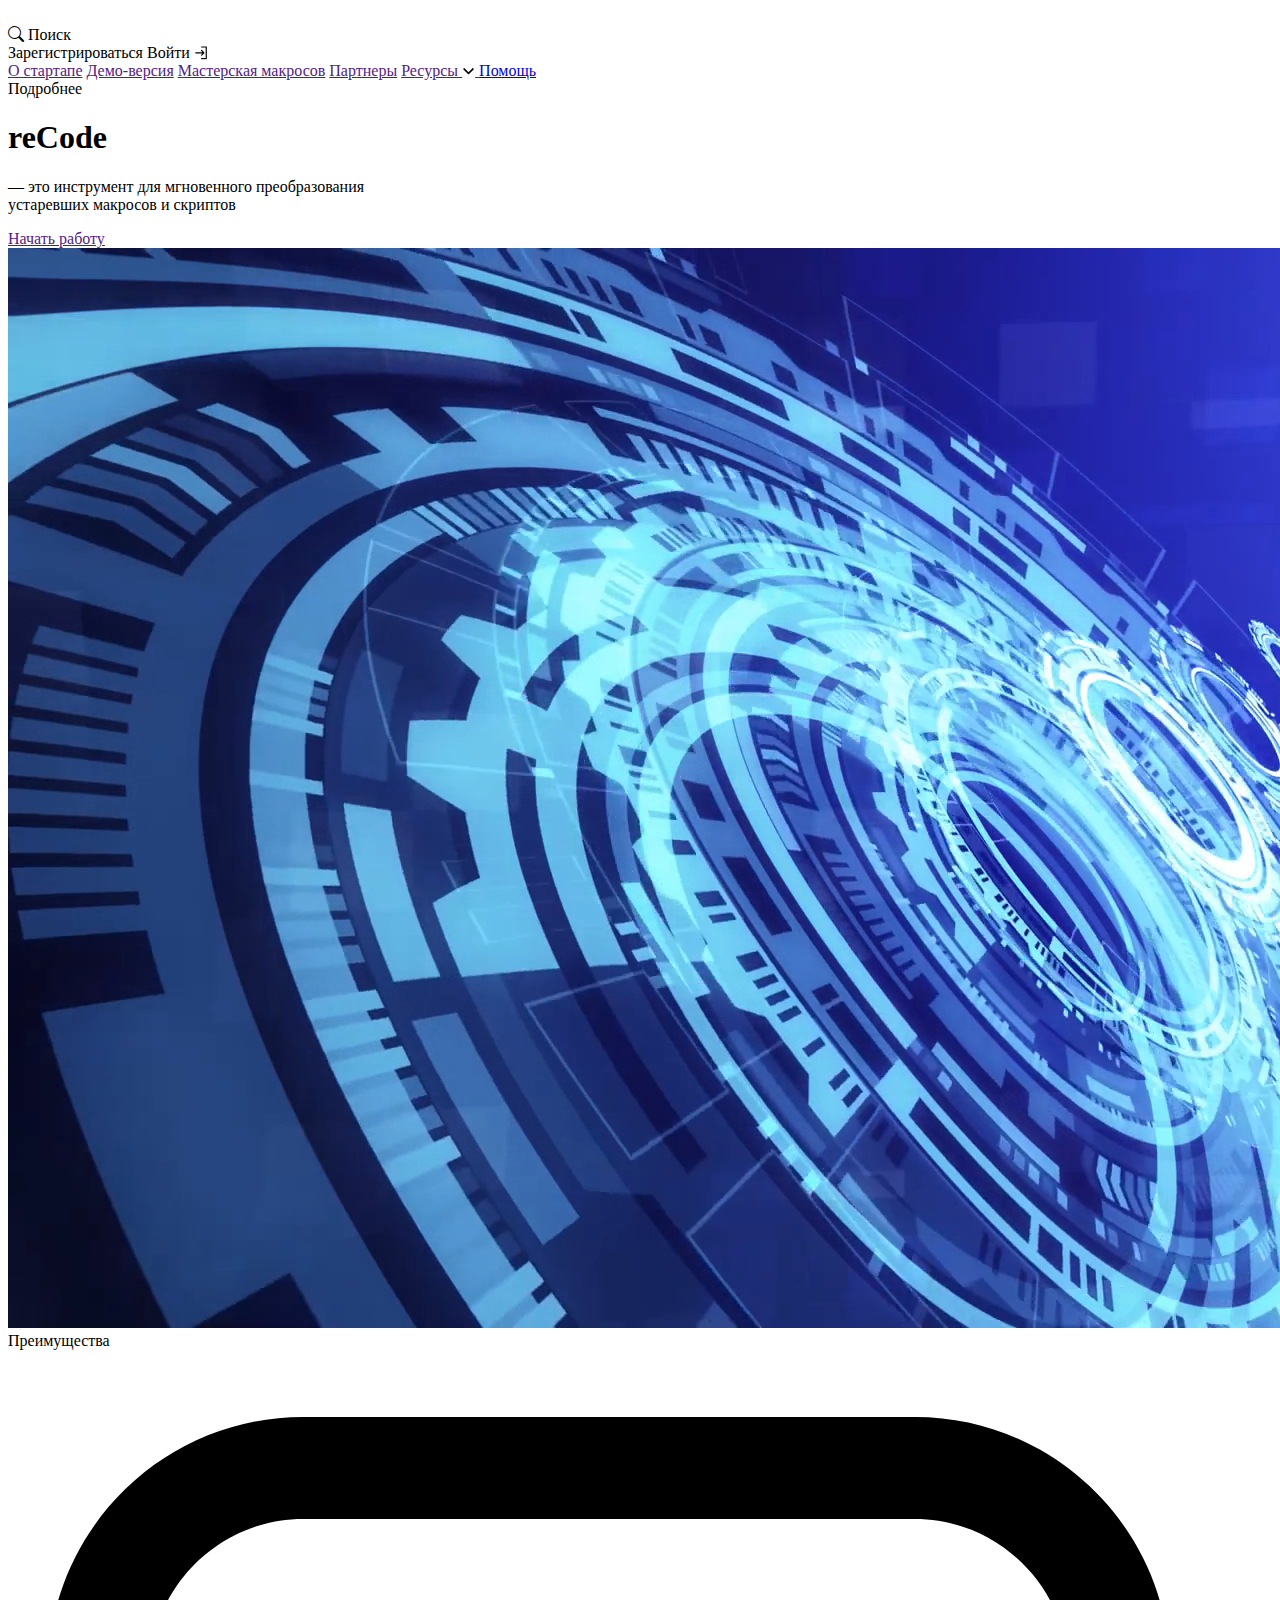
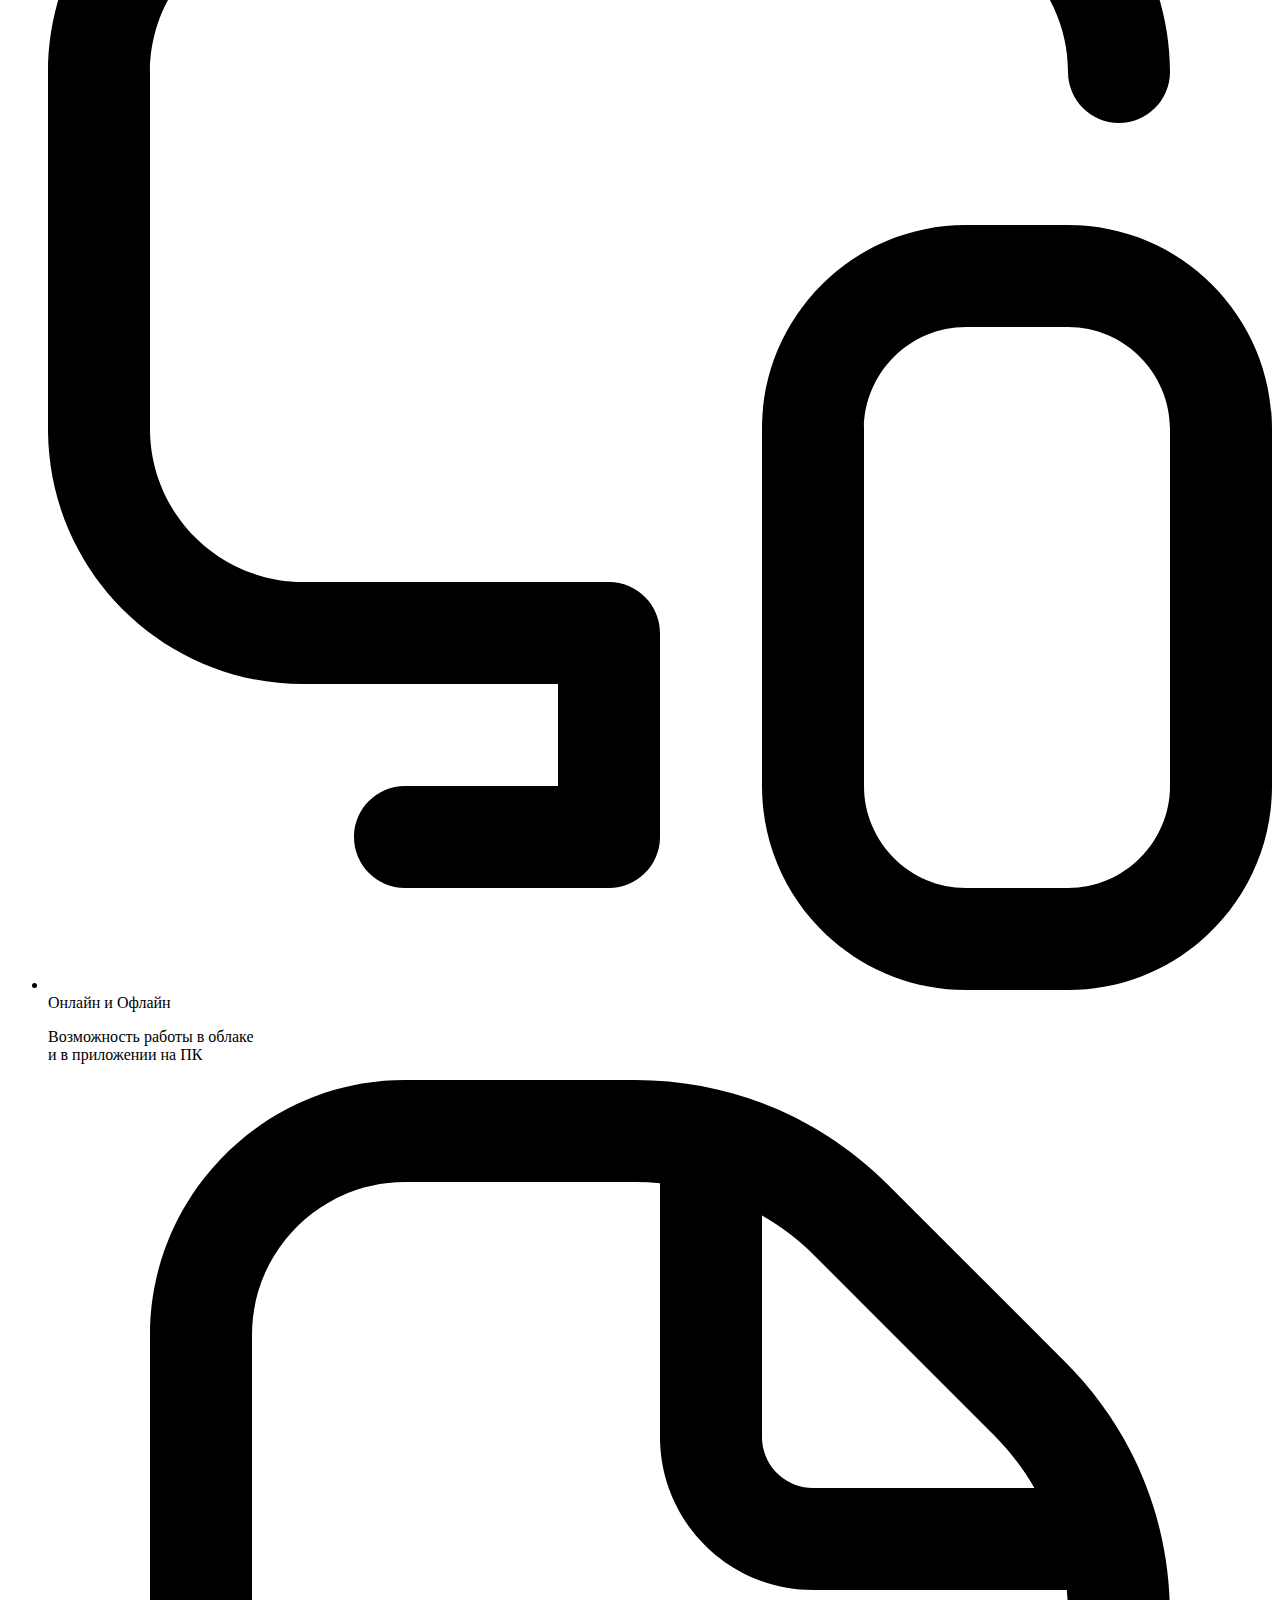
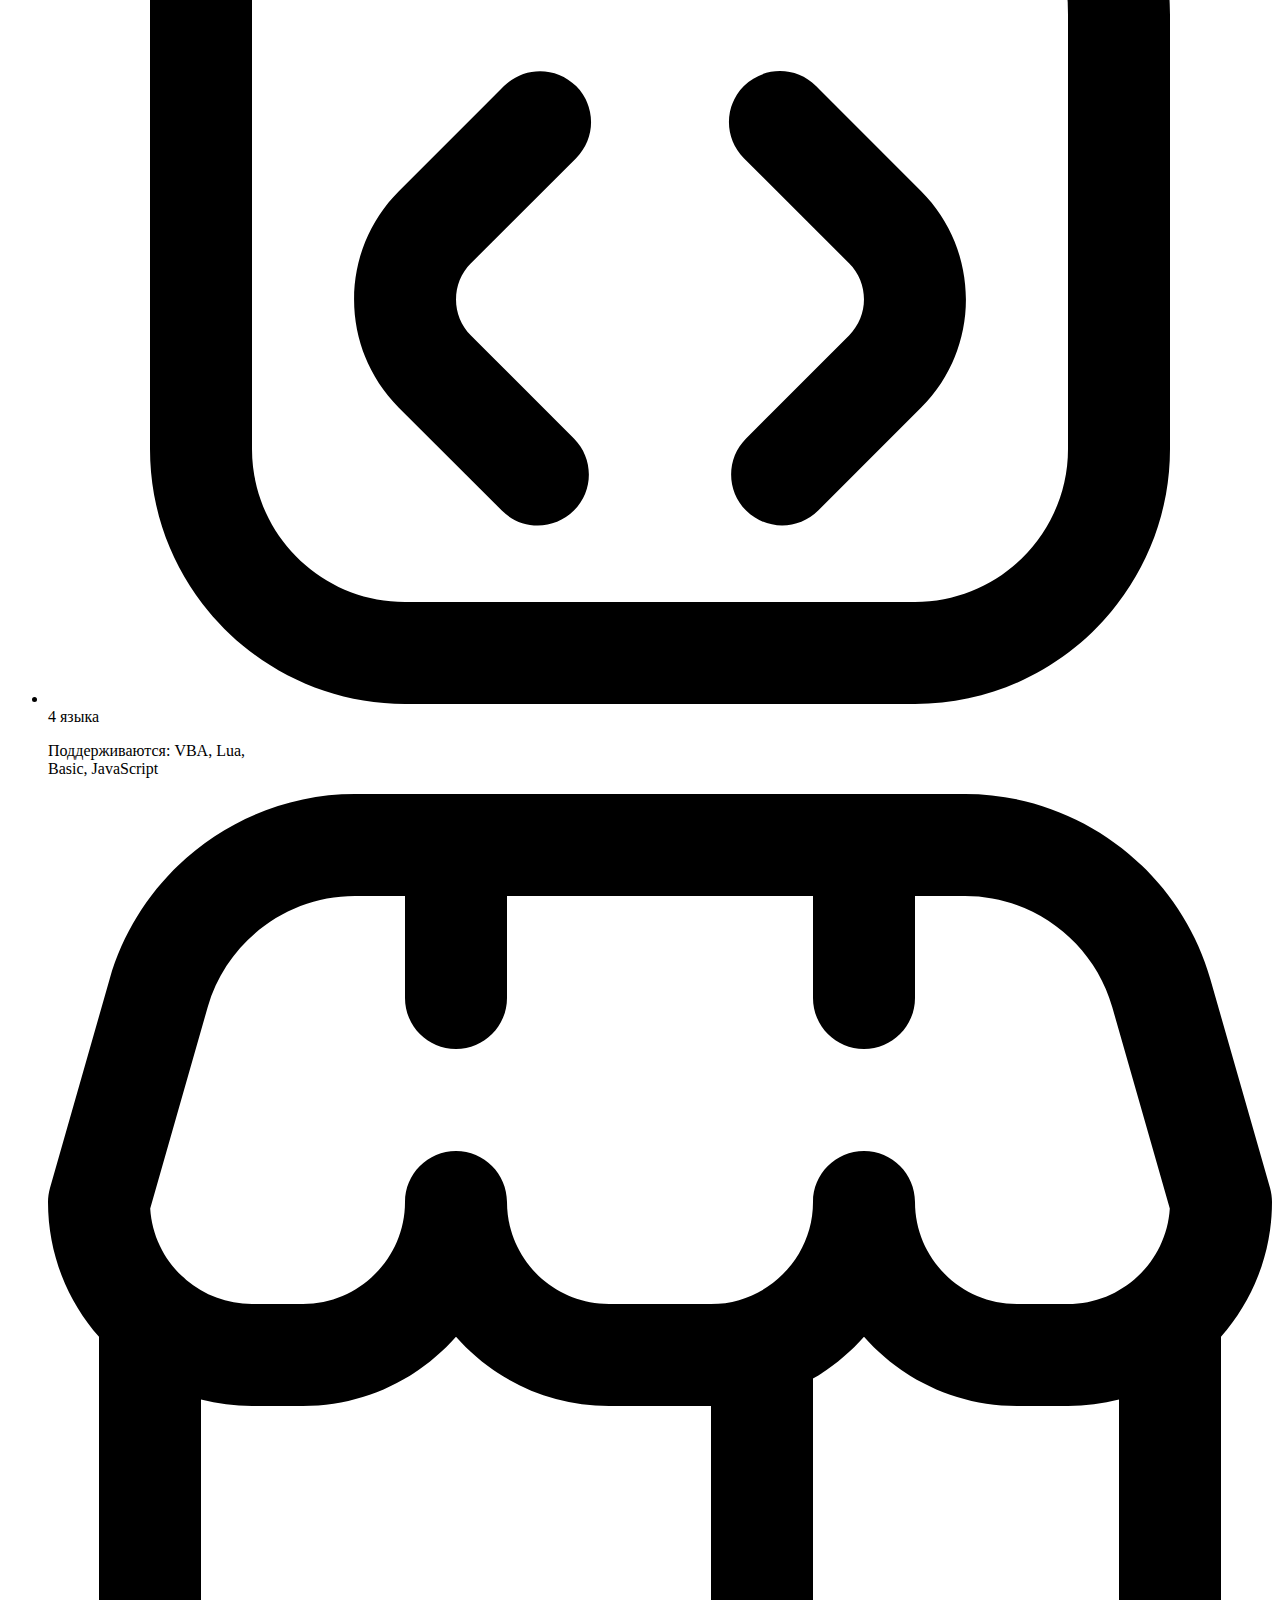
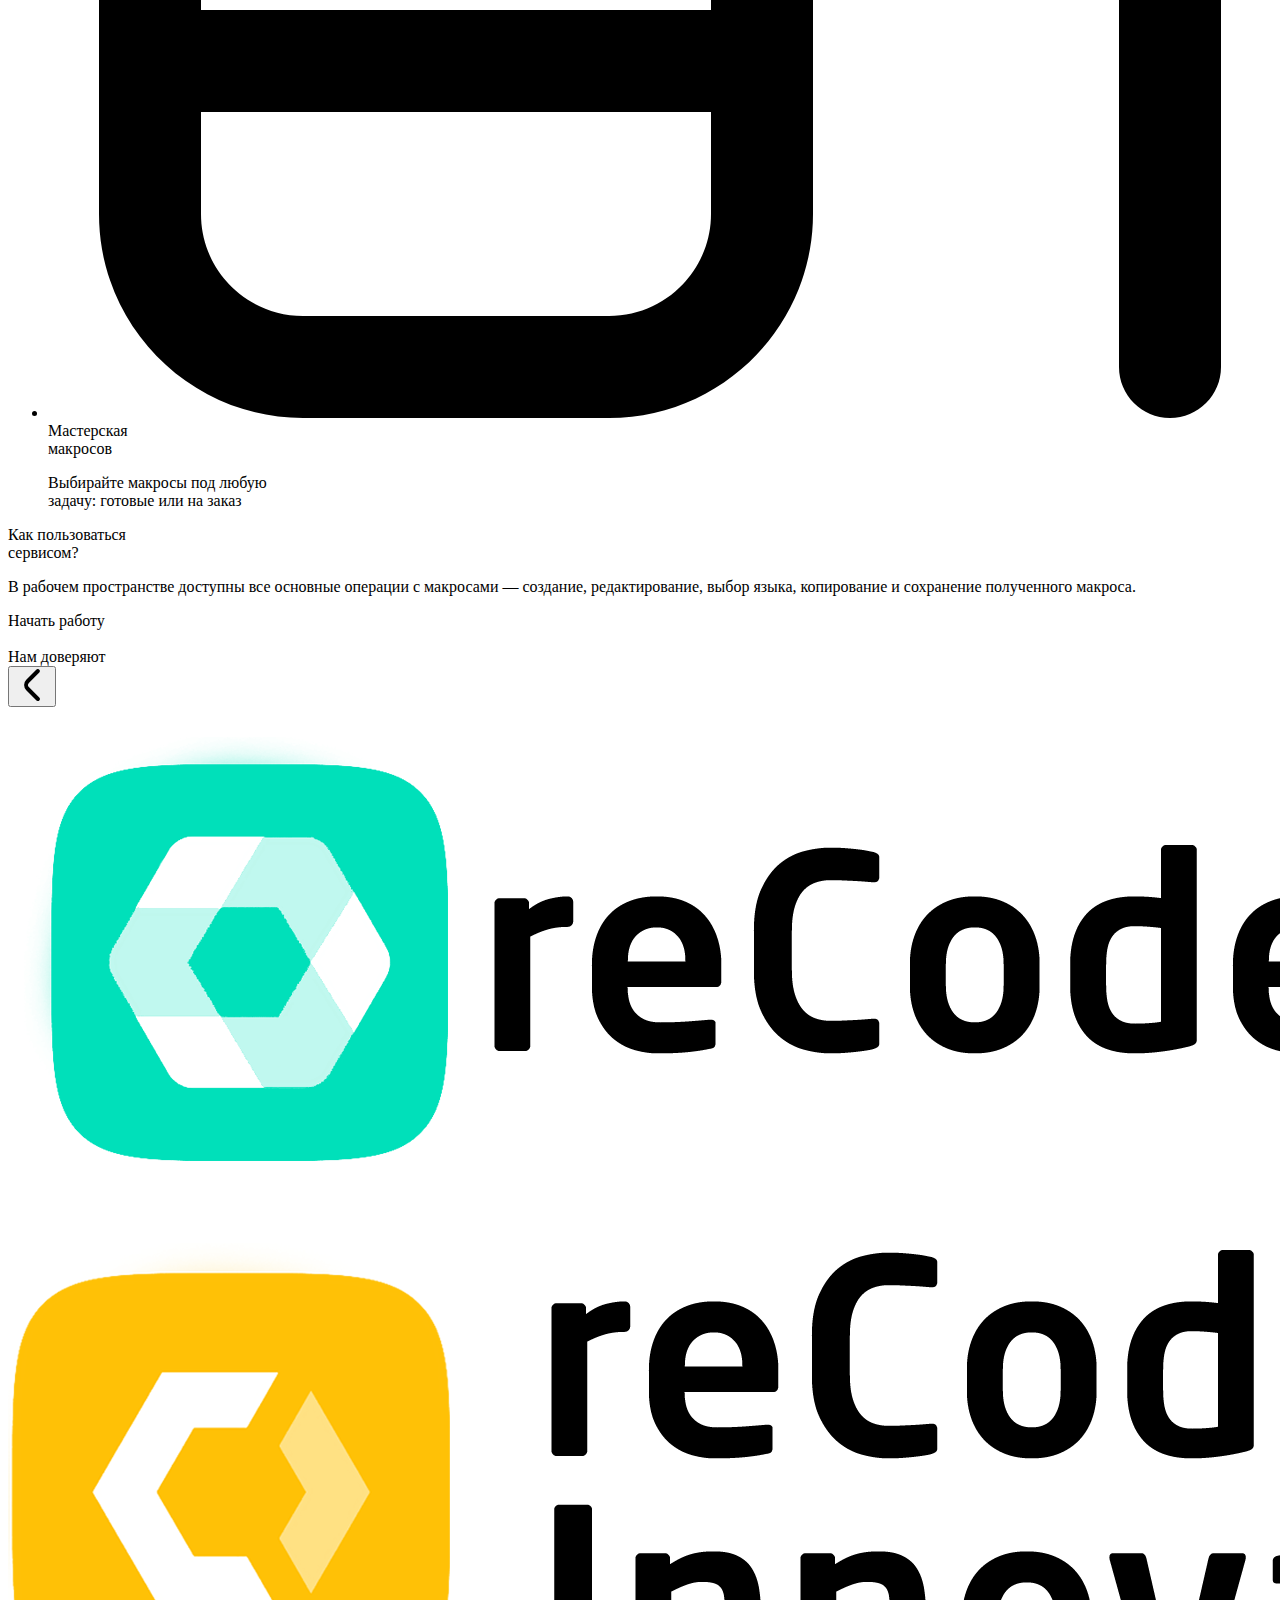
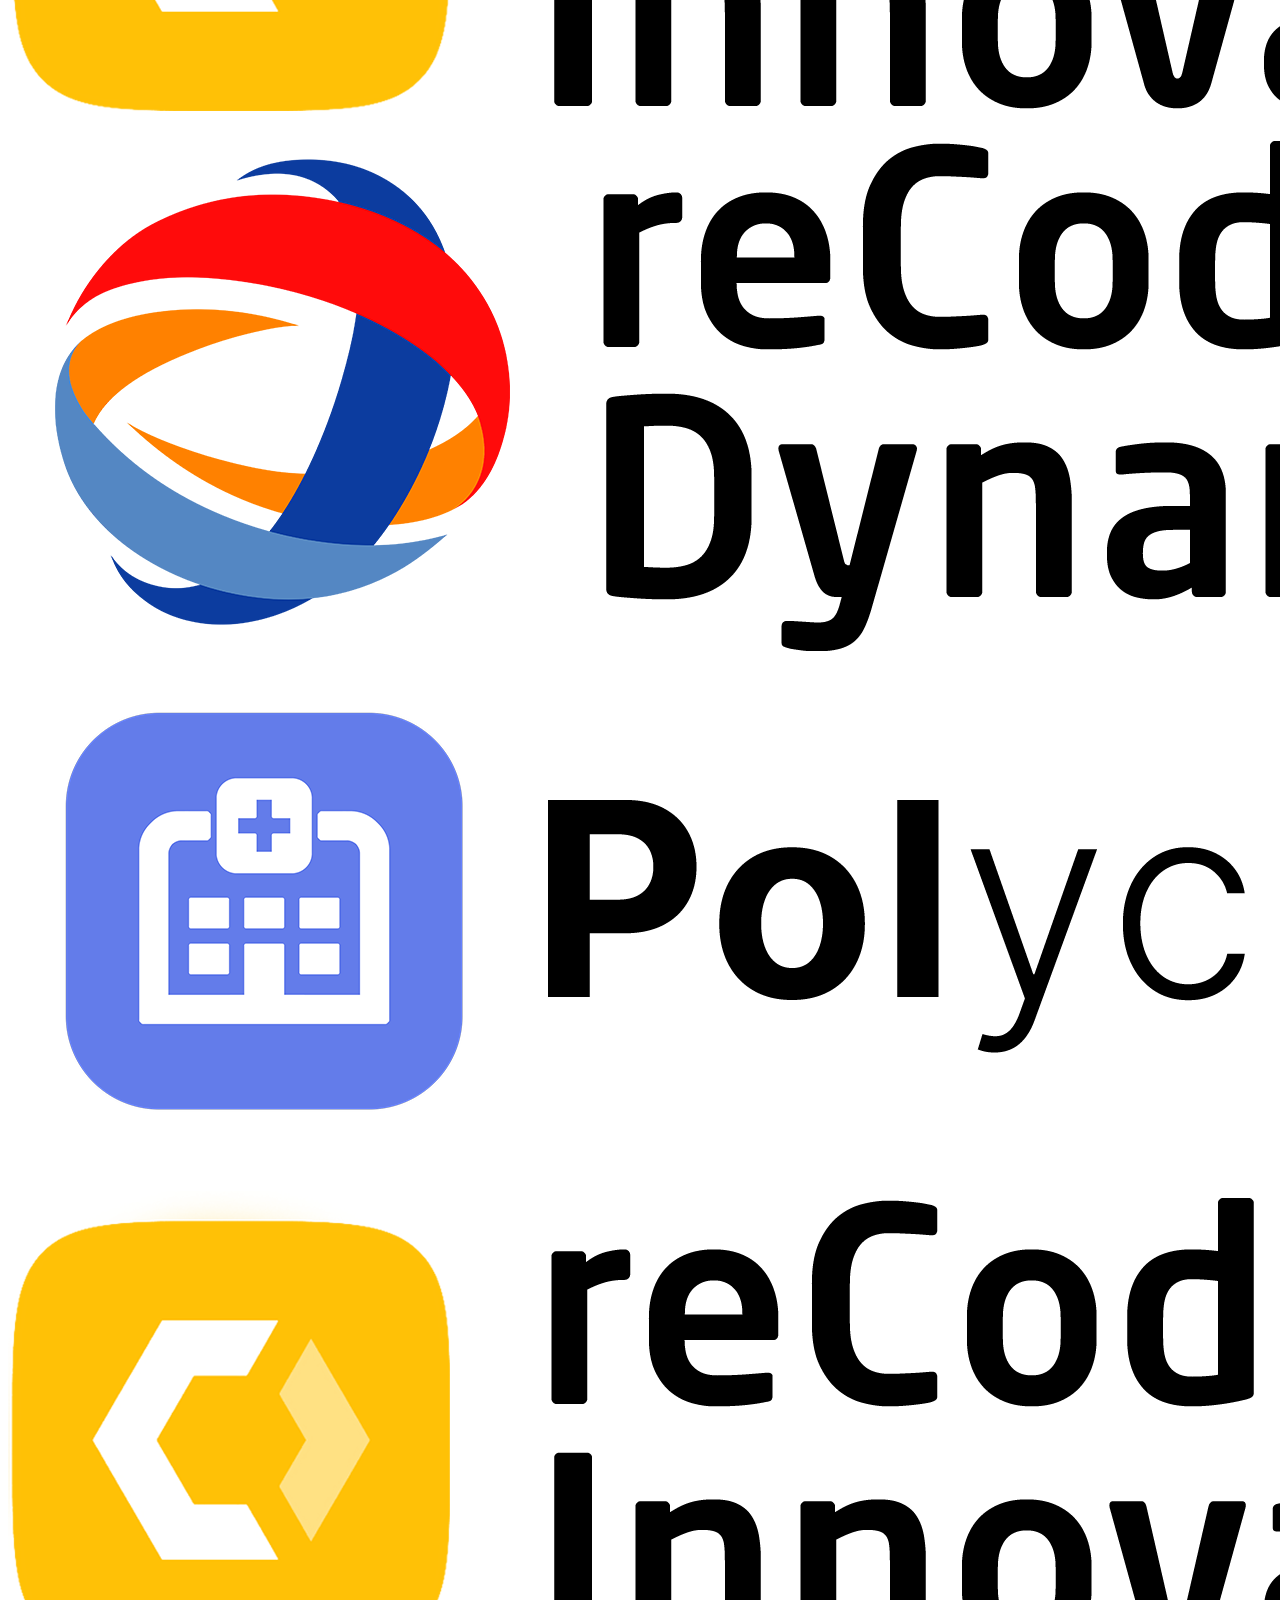
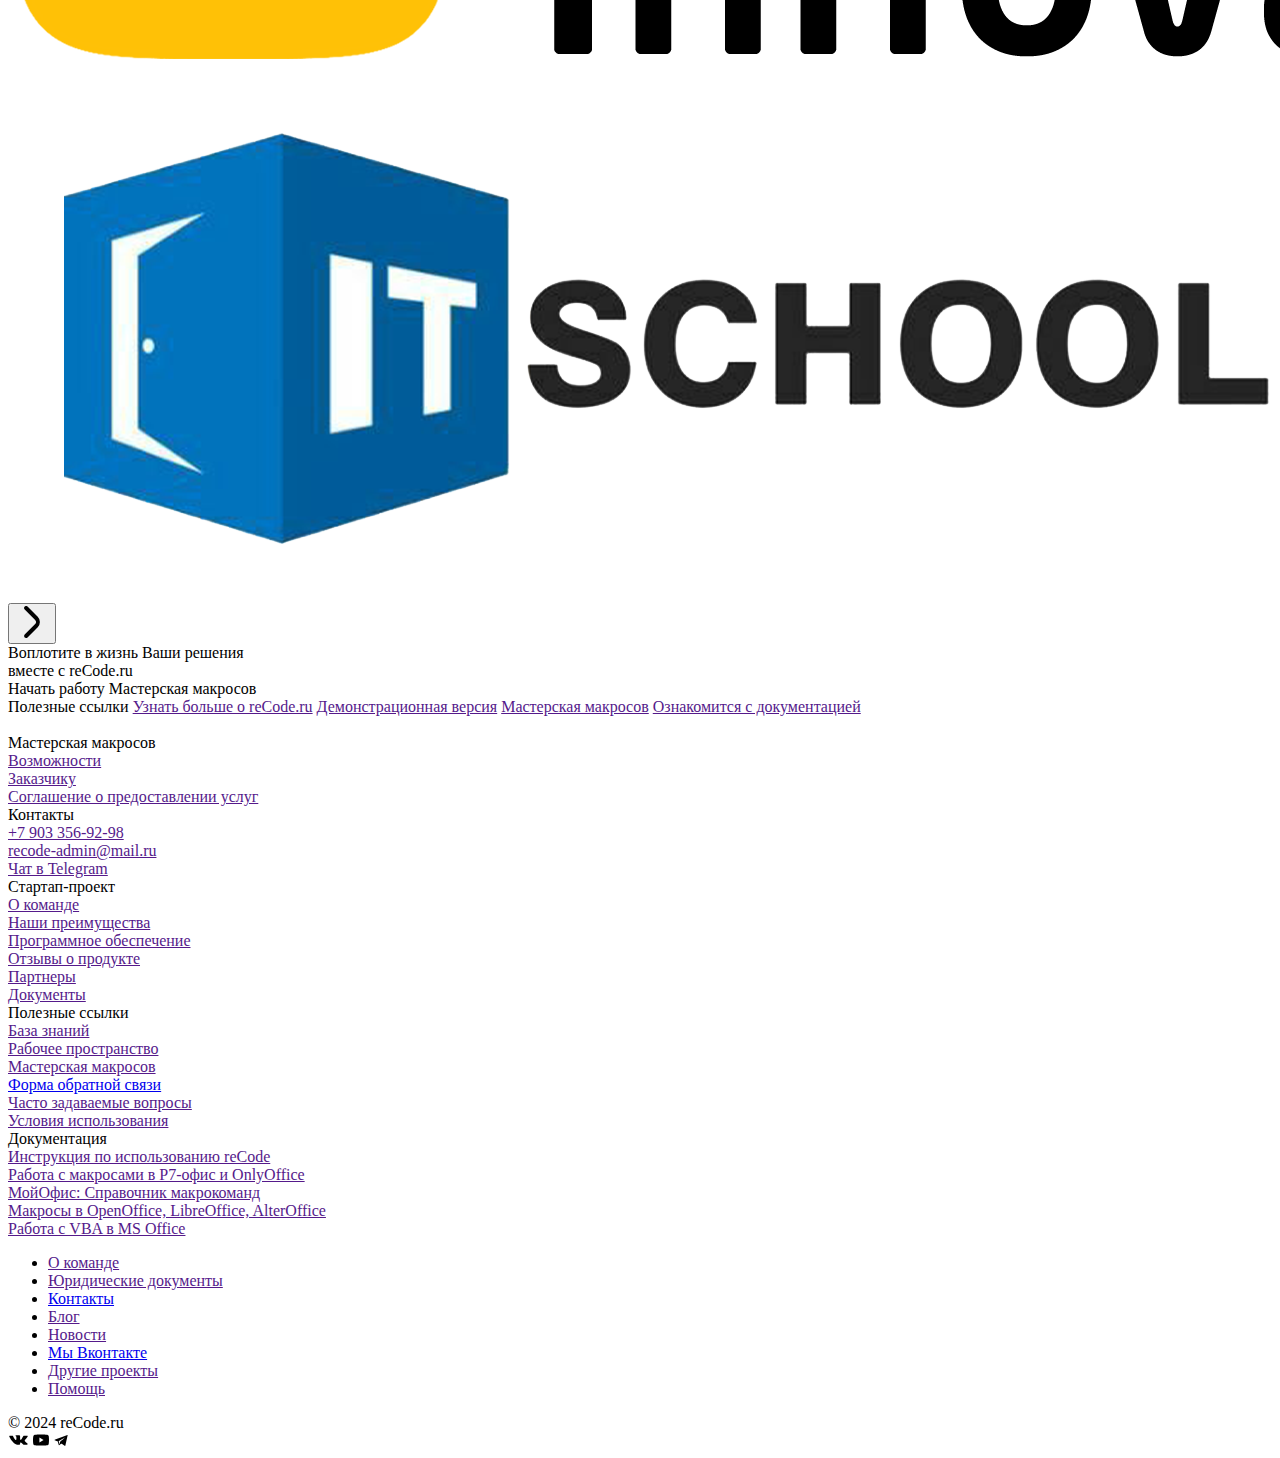
<file: index.html>
<!DOCTYPE html>
<html lang="ru">
<head>
	<meta charset="UTF-8">
	<meta name="viewport" content="width=device-width, initial-scale=1.0">
	<title>reCode — конвертер скриптов и VBA макросов</title>
	<link href="https://fonts.googleapis.com/css?family=Open+Sans:400,500,600,700,800,300" rel="stylesheet" type="text/css">
	<link th:href="@{/css/main.css}" rel="stylesheet" type="text/css">
	<link rel="icon" th:href="@{/img/r6.ico}">
	<link rel="stylesheet" href="https://cdn.jsdelivr.net/npm/bootstrap-icons@1.11.3/font/bootstrap-icons.min.css">
</head>
<body>
	<header class="layout-header">
		<div class="header-top">
			<span><a class="m-l logo"><img style="width: 8.5vw;" th:src="@{/img/r7.png}" alt=""></a></span>
			<div class="search"><i class="bi bi-search"></i> Поиск</div>
			<div class="header-buttons">
				<a class="button-link">Зарегистрироваться</a>
				<a class="button-link l-button m-r">Войти <?xml version="1.0" encoding="utf-8"?><!-- Uploaded to: SVG Repo, www.svgrepo.com, Generator: SVG Repo Mixer Tools -->
					<svg style="transform:translateY(1.8px)" width="14" height="14" viewBox="0 0 24 24" xmlns="http://www.w3.org/2000/svg"><path d="M20,21V3H13a1,1,0,0,1,0-2h8a1,1,0,0,1,1,1V22a1,1,0,0,1-1,1H13a1,1,0,0,1,0-2ZM2,12a1,1,0,0,0,1,1H14.586l-2.293,2.293a1,1,0,1,0,1.414,1.414l4-4a1,1,0,0,0,0-1.414l-4-4a1,1,0,1,0-1.414,1.414L14.586,11H3A1,1,0,0,0,2,12Z"/></svg></a>
			</div>
		</div>
		<div class="header-bottom">
			<nav class="m-l navbar">
				<a class="nav-link" href="">О стартапе</a>
				<a class="nav-link" href="">Демо-версия</a>
				<a class="nav-link" href="">Мастерская макросов</a>
				<a class="nav-link" href="">Партнеры</a>
				<a class="nav-link" href="">Ресурсы
					<svg width="13" height="13" viewBox="0 -3 24 24" xmlns="http://www.w3.org/2000/svg"><path fill-rule="evenodd" clip-rule="evenodd" d="M3.29297 6.70711C3.68349 6.31658 4.31666 6.31658 4.70718 6.70711L12.0001 14L19.293 6.70711C19.6835 6.31658 20.3167 6.31658 20.7072 6.70711L21.4143 7.41421C21.8048 7.80474 21.8048 8.4379 21.4143 8.82843L13.0607 17.182C12.4749 17.7678 11.5252 17.7678 10.9394 17.182L2.58586 8.82843C2.19534 8.4379 2.19534 7.80474 2.58586 7.41422L3.29297 6.70711Z"/></svg>
				</a>
				<a class="nav-link" href="/contacts.html">Помощь</a>
			</nav>
			<a class="button-link d-button m-l-auto m-r">Подробнее</a>
		</div>
	</header>
	<main class="layout-main">
		<section class="hero">
			<div class="hero-left m-l">
				<h1 class="hero-heading">reCode</h1>
				<p class="hero-sub-heading">— это инструмент для мгновенного преобразования<br>устаревших макросов и скриптов</p>
				<a class="button-link m-button" href="">Начать работу</a>
			</div>
			<div class="hero-right m-r">
				<video src="./video/v4.webm" playsinline autoplay muted loop preload="auto" autoplay="" disablepictureinpicture="" controlslist="nodownload noplaybackrate" data-qa="video-player" playsinline="" loop=""></video>
			</div>
		</section>
		<section class="features m-l m-r">
			<span class="section-heading">Преимущества</span>
			<ul class="features-container">
				<li class="features-item">
					<svg class="features-item-icon" xmlns="http://www.w3.org/2000/svg" viewBox="0 0 24 24"><path d="M12,17v4c0,.55-.45,1-1,1H7c-.55,0-1-.45-1-1s.45-1,1-1h3v-2H5c-2.76,0-5-2.24-5-5V6C0,3.24,2.24,1,5,1h12c2.76,0,5,2.24,5,5,0,.55-.45,1-1,1s-1-.45-1-1c0-1.65-1.35-3-3-3H5c-1.65,0-3,1.35-3,3v7c0,1.65,1.35,3,3,3h6c.55,0,1,.45,1,1Zm12-4v7c0,2.21-1.79,4-4,4h-2c-2.21,0-4-1.79-4-4v-7c0-2.21,1.79-4,4-4h2c2.21,0,4,1.79,4,4Zm-2,0c0-1.1-.9-2-2-2h-2c-1.1,0-2,.9-2,2v7c0,1.1,.9,2,2,2h2c1.1,0,2-.9,2-2v-7Z"/></svg>
					<div class="features-item-desc">
						<span class="f-heading">Онлайн и Офлайн</span>
						<p class="f-description">Возможность работы в облаке<br>и в приложении на ПК</p>
					</div>
					<div class="arrow-right"></div>
				</li>
				<li class="features-item">
					<svg class="features-item-icon" xmlns="http://www.w3.org/2000/svg" viewBox="0 0 24 24"><path d="M8.293,15.36c-.39,.39-.39,1.024,0,1.415l2.019,2.019c.391,.391,.391,1.023,0,1.414-.195,.195-.451,.293-.707,.293s-.512-.098-.707-.293l-2.019-2.019c-1.17-1.169-1.17-3.073,0-4.243l2.062-2.062c.391-.391,1.023-.391,1.414,0,.391,.39,.391,1.023,0,1.414l-2.062,2.062Zm6.766-3.477c-.391-.391-1.023-.391-1.414,0-.391,.39-.391,1.023,0,1.414l2.062,2.062c.39,.39,.39,1.024,0,1.415l-2.019,2.019c-.391,.391-.391,1.023,0,1.414,.195,.195,.451,.293,.707,.293s.512-.098,.707-.293l2.019-2.019c1.17-1.169,1.17-3.073,0-4.243l-2.062-2.062Zm6.941-1.398v8.515c0,2.757-2.243,5-5,5H7c-2.757,0-5-2.243-5-5V5C2,2.243,4.243,0,7,0h4.515c1.87,0,3.627,.728,4.95,2.05l3.485,3.485c1.322,1.322,2.05,3.08,2.05,4.95ZM15.05,3.464c-.318-.318-.671-.587-1.05-.805V7c0,.551,.449,1,1,1h4.341c-.218-.379-.487-.733-.805-1.05l-3.485-3.485Zm4.95,7.021c0-.163-.008-.325-.023-.485h-4.977c-1.654,0-3-1.346-3-3V2.023c-.16-.015-.322-.023-.485-.023H7c-1.654,0-3,1.346-3,3v14c0,1.654,1.346,3,3,3h10c1.654,0,3-1.346,3-3V10.485Z"/></svg>
					<div class="features-item-desc">
						<span class="f-heading">4 языка</span>
						<p class="f-description">Поддерживаются: VBA, Lua,<br>Basic, JavaScript</p>
					</div>
					<div class="arrow-right"></div>
				</li>
				<li class="features-item">
					<svg class="features-item-icon" xmlns="http://www.w3.org/2000/svg" viewBox="0 0 24 24"><path d="M24,8c0-.093-.013-.186-.038-.275l-1.172-4.099c-.61-2.135-2.588-3.626-4.808-3.626H6.017C3.797,0,1.82,1.491,1.209,3.626L.039,7.725c-.025,.089-.039,.182-.039,.275,0,1.012,.378,1.937,1,2.643v9.357c0,2.206,1.794,4,4,4h6c2.206,0,4-1.794,4-4V11.463c.376-.218,.714-.496,1-.82,.733,.832,1.806,1.357,3,1.357h1c.345,0,.68-.044,1-.127v11.127c0,.552,.447,1,1,1s1-.448,1-1V10.643c.622-.705,1-1.631,1-2.643Zm-13,14H5c-1.103,0-2-.897-2-2v-2H13v2c0,1.103-.897,2-2,2Zm2-6H3v-4.127c.32,.083,.655,.127,1,.127h1c1.194,0,2.266-.526,3-1.357,.734,.832,1.806,1.357,3,1.357h2v4Zm6-6c-1.103,0-2-.897-2-2,0-.552-.447-1-1-1s-1,.448-1,1c0,1.103-.897,2-2,2h-2c-1.103,0-2-.897-2-2,0-.552-.448-1-1-1s-1,.448-1,1c0,1.103-.897,2-2,2h-1c-.49,0-.94-.178-1.288-.471-.029-.029-.059-.056-.091-.082-.354-.337-.585-.802-.617-1.32l1.128-3.951c.366-1.281,1.552-2.176,2.885-2.176h.983v2c0,.552,.448,1,1,1s1-.448,1-1V2h6v2c0,.552,.447,1,1,1s1-.448,1-1V2h.982c1.332,0,2.519,.895,2.885,2.176l1.129,3.951c-.065,1.044-.936,1.874-1.996,1.874h-1Z"/></svg>
					<div class="features-item-desc">
						<span class="f-heading">Мастерская<br>макросов</span>
						<p class="f-description">Выбирайте макросы под любую<br>задачу: готовые или на заказ</p>
					</div>
					<div class="arrow-right"></div>
				</li>
			</ul>
		</section>

		<section class="quick-start m-l m-r">
			<div class="split-left">
				<span class="section-heading">Как пользоваться<br>сервисом?</span>
				<p class="quick-desc">В рабочем пространстве доступны все основные операции с макросами — создание, редактирование, выбор языка, копирование и сохранение полученного макроса.</p>
				<a class="button-link d-button q-button">Начать работу</a>				
			</div>
			<div class="split-right">
				<img  width="600vw" th:src="@{/img/quickstart.png}" alt="">
			</div>
		</section>

		<section style="display: none;" class="team m-l m-r">
			<span class="section-heading">Команда проекта</span>
			<div class="team-container">
				<div class="team-item">
					<img class="t-img" src="./img/team1.jpg" alt="">
					<span class="t-name">Руслан Имакаев</span>
					<p class="t-role">Руководитель проекта, Разработчик баз данных</p>
				</div>
				<div class="team-item">
					<img class="t-img" src="./img/team2.jpg" alt="">
					<span class="t-name">Ильнур Халиуллин</span>
					<p class="t-role">Бэкенд-разработчик</p>
				</div>
				<div class="team-item">
					<img class="t-img" src="./img/team3.jpg" alt="">
					<span class="t-name">Урал Казаккулов</span>
					<p class="t-role">Фронтенд-разработчик,<br>UX/UI дизайнер</p>
				</div>
				<div class="team-item">
					<img class="t-img" src="./img/team3.jpg" alt="">
					<span class="t-name">Евгений Саляев</span>
					<p class="t-role">SMM-менеджер</p>
				</div>
				<div class="team-item">
					<img class="t-img" src="./img/team3.jpg" alt="">
					<span class="t-name">Аделина Соболева</span>
					<p class="t-role">Экономист, финансист</p>
				</div>
			</div>
		</section>

		<section class="m-r m-l partners">
			<span class="section-heading">Нам доверяют</span>
			<div class="partners-carousel">
				<button class="carousel-button scroll-left" onclick="scrollToLeft()">
					<svg xmlns="http://www.w3.org/2000/svg" viewBox="0 0 24 24" width="32" height="32"><path d="M17.921,1.505a1.5,1.5,0,0,1-.44,1.06L9.809,10.237a2.5,2.5,0,0,0,0,3.536l7.662,7.662a1.5,1.5,0,0,1-2.121,2.121L7.688,15.9a5.506,5.506,0,0,1,0-7.779L15.36.444a1.5,1.5,0,0,1,2.561,1.061Z" />
					</svg>
				</button>
				<div class="carousel-container horizontal-scroll-wrapper">
					<div class="carousel-item">
						<img class="c-icon" src="./img/p1.png" alt="">
					</div>
					<div class="carousel-item">
						<img class="c-icon" src="./img/p2.png" alt="">
					</div>
					<div class="carousel-item">
						<img class="c-icon" src="./img/p3.png" alt="">
					</div>
					<div class="carousel-item">
						<img class="c-icon" src="./img/p4.png" alt="">
					</div>
					<div class="carousel-item">
						<img class="c-icon" src="./img/p2.png" alt="">
					</div>
					<div class="carousel-item">
						<img class="c-icon" src="./img/p5.png" alt="">
					</div>
				</div>
				<button class="carousel-button scroll-right" onclick="scrollToRight()">
					<svg xmlns="http://www.w3.org/2000/svg" viewBox="0 0 24 24" width="32" height="32"><path d="M6.079,22.5a1.5,1.5,0,0,1,.44-1.06l7.672-7.672a2.5,2.5,0,0,0,0-3.536L6.529,2.565A1.5,1.5,0,0,1,8.65.444l7.662,7.661a5.506,5.506,0,0,1,0,7.779L8.64,23.556A1.5,1.5,0,0,1,6.079,22.5Z" />
					</svg>
					</button>
			</div>
		</section>

		<section class="split-block m-l m-r">
			<div class="split-left">
				<span class="s-heading">Воплотите в жизнь Ваши решения<br>вместе с reCode.ru</span>
				<div>
					<a class="button-link d-button">Начать работу</a>
					<a class="button-link b-button">Мастерская макросов</a>
				</div>
			</div>
			<div class="split-right">
				<span class="split-heading">Полезные ссылки</span>
				<a class="split-link" href="">Узнать больше о reCode.ru</a>
				<a class="split-link" href="">Демонстрационная версия</a>
				<a class="split-link" href="">Мастерская макросов</a>
				<a class="split-link" href="">Ознакомится с документацией</a>
			</div>
		</section>

	</main>

	<footer class="layout-footer">
		<div class="footer-wrapper m-l m-r">
			<div class="footer-logo-link">
				<img style="transform: translateY(2px);" width="150" th:scr="@{/img/r7.png}" alt="">
			</div>
			<div class="footer-top">
					<div class="footer-column">
						<span class="footer-column-header">Мастерская макросов</span>
						<div class="footer-item"><a href="">Возможности</a></div>
						<div class="footer-item"><a href="">Заказчику</a></div>
						<div class="footer-item"><a href="">Соглашение о предоставлении услуг</a></div>
						<span style="padding-top: 2vw;" class="footer-column-header">Контакты</span>
						<div class="footer-item"><a href="">+7 903 356-92-98</a></div>
						<div class="footer-item"><a href="">recode-admin@mail.ru</a></div>
						<div class="footer-item accent"><a href="">Чат в Telegram</a></div>
					</div>
					<div class="footer-column">
						<span class="footer-column-header">Стартап-проект</span>
						<div class="footer-item"><a href="">О команде</a></div>
						<div class="footer-item"><a href="">Наши преимущества</a></div>
						<div class="footer-item"><a href="">Программное обеспечение</a></div>
						<div class="footer-item"><a href="">Отзывы о продукте</a></div>
						<div class="footer-item"><a href="">Партнеры</a></div>
						<div class="footer-item"><a href="">Документы</a></div>
					</div>
					<div class="footer-column">
						<span class="footer-column-header">Полезные ссылки</span>
						<div class="footer-item"><a href="">База знаний</a></div>
						<div class="footer-item"><a href="">Рабочее пространство</a></div>
						<div class="footer-item"><a href="">Мастерская макросов</a></div>
						<div class="footer-item"><a href="https://forms.yandex.ru/u/659db416e010db7bf03e4dbe/">Форма обратной связи</a></div>
						<div class="footer-item"><a href="">Часто задаваемые вопросы</a></div>
						<div class="footer-item"><a href="">Условия использования</a></div>
					</div>
					<div class="footer-column">
						<span class="footer-column-header">Документация</span>
						<div class="footer-item"><a href="">Инструкция по использованию reCode</a></div>
						<div class="footer-item"><a href="">Работа с макросами в P7-офис и OnlyOffice</a></div>
						<div class="footer-item"><a href="">МойОфис: Справочник макрокоманд</a></div>
						<div class="footer-item"><a href="">Макросы в OpenOffice, LibreOffice, AlterOffice</a></div>
						<div class="footer-item"><a href="">Работа с VBA в MS Office</a></div>
					</div>
			</div>
			<div class="footer-bottom">
				<div class="footer-left">
					<ul class="footer-links">
						<li class="footer-link"><a href="">О команде</a></li>
						<li class="footer-link"><a href="">Юридические документы</a></li>
						<li class="footer-link"><a href="/contacts.html">Контакты</a></li>
						<li class="footer-link"><a href="">Блог</a></li>
						<li class="footer-link"><a href="">Новости</a></li>
						<li class="footer-link"><a href="https:/vk.com/recode_official">Мы Вконтакте</a></li>
						<li class="footer-link"><a href="">Другие проекты</a></li>
						<li class="footer-link"><a href="">Помощь</a></li>
					</ul>
				</div>
				<div class="footer-right">
					<span class="footer-copyright">&copy 2024 reCode.ru</span>
					<div class="footer-social-buttons">
						<a class="s-button">
							<svg width="20" height="12" viewBox="0 0 14 8" fill="currentColor" xmlns="http://www.w3.org/2000/svg"><path d="M8.04837 7.29889C7.58706 7.29889 7.12575 7.29889 6.66444 7.29889C6.65226 7.29717 6.63945 7.29488 6.62728 7.29373C6.5427 7.28456 6.45749 7.27882 6.37291 7.26678C6.05897 7.22091 5.76296 7.12516 5.47913 6.9973C5.0364 6.7972 4.64557 6.53116 4.28229 6.23129C3.81072 5.8414 3.39747 5.40507 3.01817 4.94293C2.3608 4.14252 1.80851 3.28648 1.32798 2.39204C1.15051 2.06178 0.983922 1.72693 0.844248 1.38234C0.766722 1.18969 0.923696 0.992452 1.15243 0.991879C1.79121 0.991306 2.42936 0.991306 3.06814 0.991879C3.25139 0.991879 3.41092 1.08935 3.47948 1.24129C3.88825 2.14606 4.40915 2.99636 5.04281 3.79105C5.05882 3.81111 5.07548 3.83175 5.09534 3.84896C5.326 4.05021 5.71042 3.98599 5.84497 3.72396C5.87701 3.66204 5.88918 3.59725 5.88854 3.52902C5.87957 3.01815 5.87124 2.50671 5.86163 1.99584C5.85907 1.8439 5.83856 1.69482 5.77321 1.5532C5.6739 1.33876 5.49899 1.20689 5.23886 1.17421C5.18184 1.16676 5.12289 1.16848 5.06267 1.16561C5.06587 1.16102 5.06907 1.15643 5.07228 1.15242C5.27026 0.923075 5.52846 0.779161 5.84625 0.723544C5.91545 0.71093 5.98593 0.706917 6.05576 0.699463C6.07499 0.699463 6.09421 0.699463 6.11343 0.699463C6.1429 0.701183 6.17301 0.705197 6.20249 0.705197C6.72018 0.70577 7.23851 0.705197 7.7562 0.70577C7.79785 0.70577 7.8395 0.708063 7.8805 0.71437C8.23417 0.77228 8.47123 1.02857 8.47123 1.35081C8.47123 2.00845 8.47059 2.66553 8.47187 3.32318C8.47187 3.3851 8.47636 3.4476 8.48469 3.50895C8.49942 3.61044 8.53082 3.70733 8.60001 3.79105C8.66921 3.87533 8.76083 3.91776 8.87808 3.89138C8.93062 3.87934 8.98508 3.85928 9.02801 3.83061C9.09785 3.78474 9.16576 3.73314 9.22406 3.6758C9.39705 3.50723 9.52456 3.30999 9.64437 3.10931C10.0217 2.47919 10.3991 1.84906 10.7778 1.22008C10.8675 1.07158 11.011 0.993026 11.2 0.993026C11.9061 0.991306 12.6115 0.991879 13.3175 0.993026C13.3803 0.993026 13.4438 0.999333 13.5046 1.0108C13.6411 1.0366 13.7481 1.09852 13.7782 1.22925C13.7904 1.28028 13.7897 1.3359 13.7846 1.38865C13.7724 1.50103 13.7282 1.60538 13.677 1.70801C13.5469 1.96717 13.3714 2.20225 13.1811 2.42816C12.7281 2.96483 12.2732 3.50035 11.8196 4.03645C11.6267 4.26407 11.6447 4.58229 11.8644 4.7887C12.3027 5.20038 12.7428 5.61033 13.1824 6.02086C13.3131 6.14299 13.4489 6.26053 13.5764 6.38552C13.6879 6.49561 13.7699 6.62289 13.8051 6.77025C13.8513 6.96175 13.7673 7.12516 13.5713 7.21117C13.5034 7.24098 13.4277 7.25876 13.3541 7.27596C13.2977 7.28914 13.2387 7.29201 13.1811 7.29946C12.491 7.29946 11.801 7.29946 11.1116 7.29946C11.1058 7.29774 11.0994 7.29545 11.0936 7.29488C10.9412 7.27825 10.8098 7.22206 10.6977 7.1286C10.5638 7.01622 10.4299 6.90384 10.296 6.79089C9.95127 6.50134 9.60657 6.21122 9.26123 5.92167C9.1459 5.82534 9.00879 5.7875 8.85373 5.8133C8.625 5.85172 8.47059 6.02143 8.47059 6.23014C8.47059 6.44515 8.47123 6.66016 8.47059 6.87517C8.46995 7.06897 8.32515 7.23697 8.11628 7.28628C8.0945 7.29029 8.07143 7.2943 8.04837 7.29889Z"></path></svg>
						</a>
						<a class="s-button">
							<svg  width="18" height="12" viewBox="0 0 18 12"  fill="currentColor" xmlns="http://www.w3.org/2000/svg"><path d="M16.7,2.1c-0.2-0.7-0.7-1.2-1.4-1.4C14,0.4,9,0.4,9,0.4s-5,0-6.3,0.3C2.1,0.9,1.6,1.4,1.4,2.1C1,3.4,1,6,1,6
									s0,2.6,0.3,3.9c0.2,0.7,0.7,1.2,1.4,1.4C4,11.6,9,11.6,9,11.6s5,0,6.3-0.3c0.7-0.2,1.2-0.7,1.4-1.4C17,8.6,17,6,17,6
									S17,3.4,16.7,2.1z M7.4,8.4V3.6L11.6,6L7.4,8.4z"/></svg>								
						</a>
						<a class="s-button">
							<svg width="14" height="11" viewBox="0 0 12 10" fill="currentColor" xmlns="http://www.w3.org/2000/svg"><path fill-rule="evenodd" clip-rule="evenodd" d="M5.02329 6.61127C5.14533 5.77138 11.5469 1.18715 10.0396 1.95185L5.97258 4.20759C3.56646 5.60791 3.74126 5.38477 4.25038 7.05146C4.29837 7.21249 4.49859 8.10474 4.65622 8.28587C4.93907 8.61068 5.01979 6.6344 5.02329 6.61127ZM2.77035 5.70502C3.00045 5.79208 2.95055 5.76255 3.02873 6.01796C3.2013 6.58174 3.38182 7.10169 3.55756 7.66121C4.15345 9.55834 4.08004 9.56899 4.92795 8.9081C6.32725 7.81737 6.19759 7.71052 7.00069 8.2536L9.31687 9.87158C9.97568 10.348 10.0103 9.38299 10.1235 8.86609L11.9798 0.385316C12.0208 0.220321 11.9966 0.118646 11.9327 0.0614151C11.7986 -0.0585255 11.4897 0.0178834 11.2418 0.114688L1.372 3.7607C-1.58551 4.82616 0.880037 4.99116 2.77035 5.70502Z"></path></svg>
						</a>
					</div>
				</div>
			</div>
		</div>
	</footer>

	<script defer src="./js/carousel.js"></script>
</body>
</html>
</file>
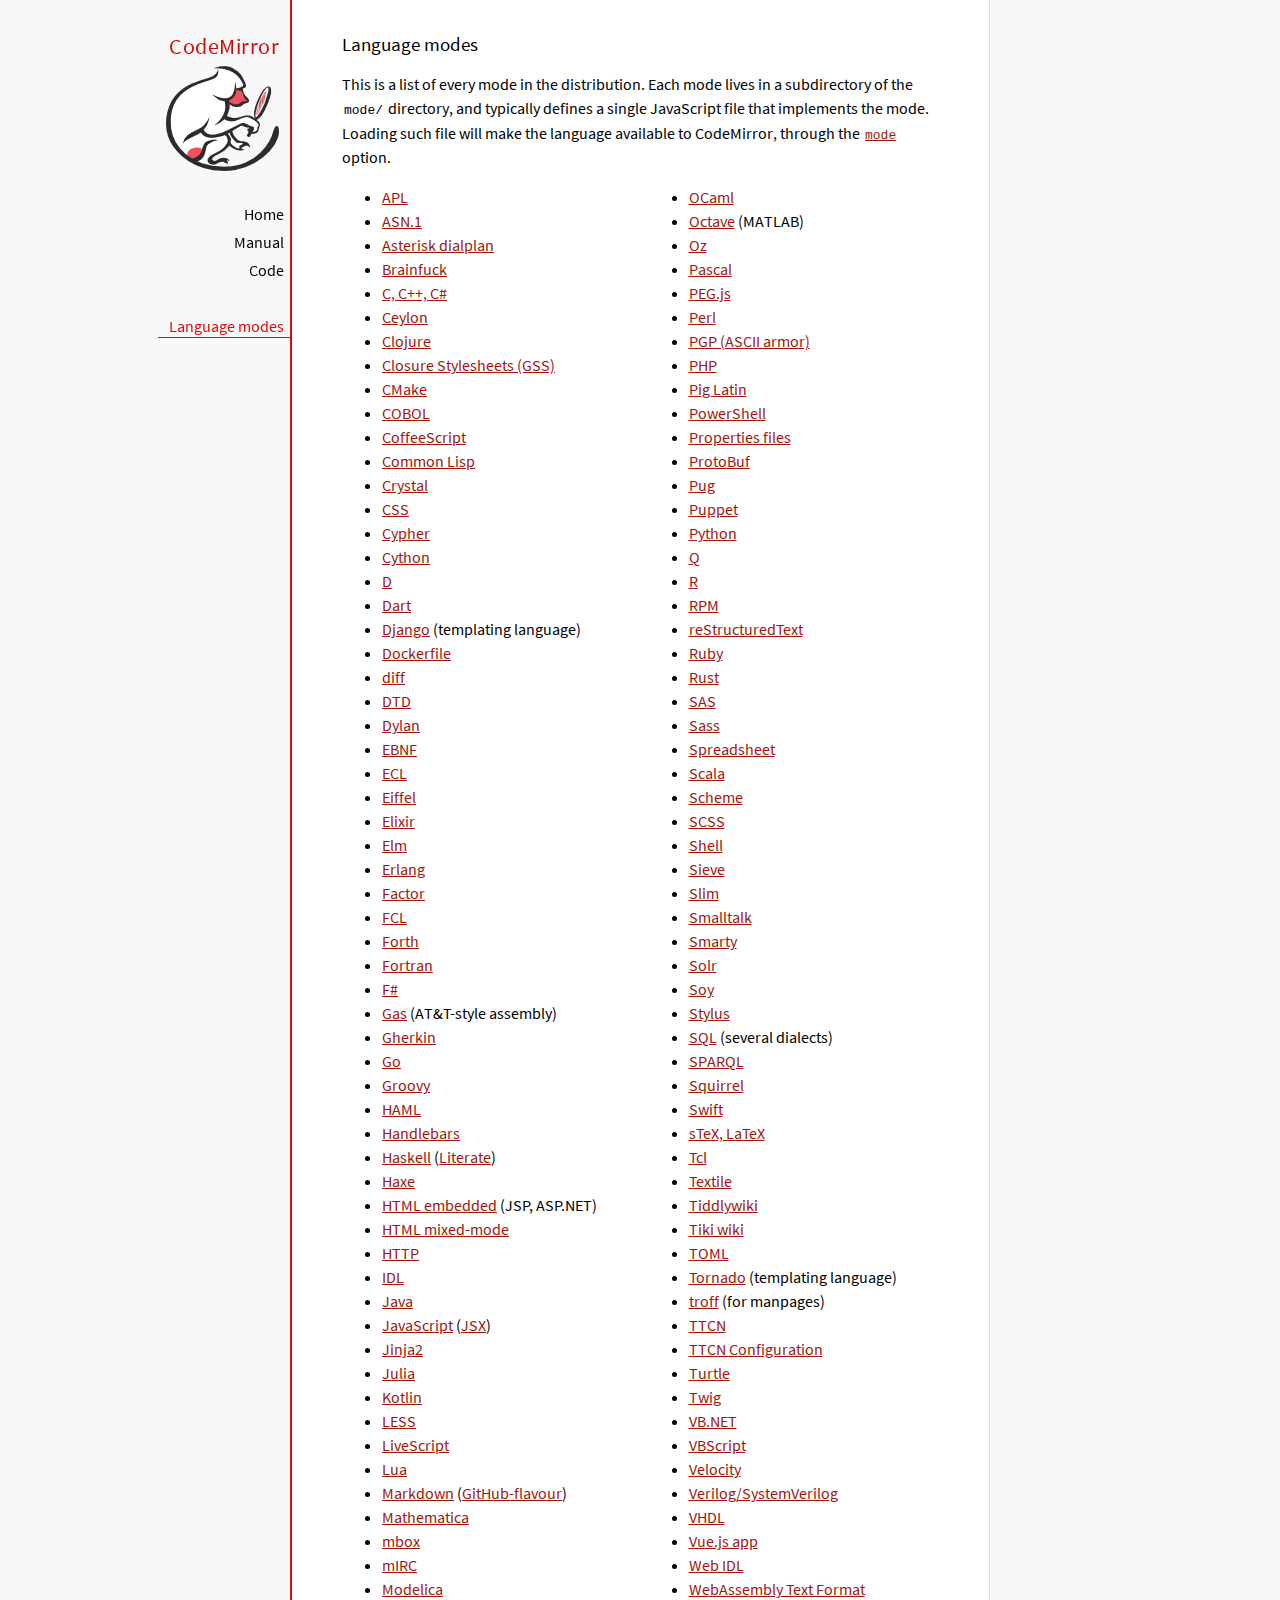
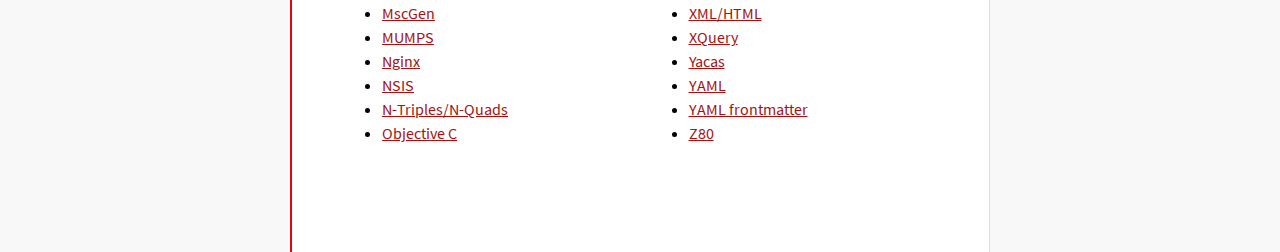
<file: codemirror/mode/index.html>
<!doctype html>

<title>CodeMirror: Language Modes</title>
<meta charset="utf-8"/>
<link rel=stylesheet href="../doc/docs.css">

<div id=nav>
  <a href="https://codemirror.net/5"><h1>CodeMirror</h1><img id=logo src="../doc/logo.png"></a>

  <ul>
    <li><a href="../index.html">Home</a>
    <li><a href="../doc/manual.html">Manual</a>
    <li><a href="https://github.com/codemirror/codemirror5">Code</a>
  </ul>
  <ul>
    <li><a class=active href="#">Language modes</a>
  </ul>
</div>

<article>

  <h2>Language modes</h2>

  <p>This is a list of every mode in the distribution. Each mode lives
in a subdirectory of the <code>mode/</code> directory, and typically
defines a single JavaScript file that implements the mode. Loading
such file will make the language available to CodeMirror, through
the <a href="../doc/manual.html#option_mode"><code>mode</code></a>
option.</p>

  <div style="-webkit-columns: 100px 2; -moz-columns: 100px 2; columns: 100px 2;">
    <ul style="margin-top: 0">
      <li><a href="apl/index.html">APL</a></li>
      <li><a href="asn.1/index.html">ASN.1</a></li>
      <li><a href="asterisk/index.html">Asterisk dialplan</a></li>
      <li><a href="brainfuck/index.html">Brainfuck</a></li>
      <li><a href="clike/index.html">C, C++, C#</a></li>
      <li><a href="clike/index.html">Ceylon</a></li>
      <li><a href="clojure/index.html">Clojure</a></li>
      <li><a href="css/gss.html">Closure Stylesheets (GSS)</a></li>
      <li><a href="cmake/index.html">CMake</a></li>
      <li><a href="cobol/index.html">COBOL</a></li>
      <li><a href="coffeescript/index.html">CoffeeScript</a></li>
      <li><a href="commonlisp/index.html">Common Lisp</a></li>
      <li><a href="crystal/index.html">Crystal</a></li>
      <li><a href="css/index.html">CSS</a></li>
      <li><a href="cypher/index.html">Cypher</a></li>
      <li><a href="python/index.html">Cython</a></li>
      <li><a href="d/index.html">D</a></li>
      <li><a href="dart/index.html">Dart</a></li>
      <li><a href="django/index.html">Django</a> (templating language)</li>
      <li><a href="dockerfile/index.html">Dockerfile</a></li>
      <li><a href="diff/index.html">diff</a></li>
      <li><a href="dtd/index.html">DTD</a></li>
      <li><a href="dylan/index.html">Dylan</a></li>
      <li><a href="ebnf/index.html">EBNF</a></li>
      <li><a href="ecl/index.html">ECL</a></li>
      <li><a href="eiffel/index.html">Eiffel</a></li>
      <li><a href="https://github.com/optick/codemirror-mode-elixir">Elixir</a></li>
      <li><a href="elm/index.html">Elm</a></li>
      <li><a href="erlang/index.html">Erlang</a></li>
      <li><a href="factor/index.html">Factor</a></li>
      <li><a href="fcl/index.html">FCL</a></li>
      <li><a href="forth/index.html">Forth</a></li>
      <li><a href="fortran/index.html">Fortran</a></li>
      <li><a href="mllike/index.html">F#</a></li>
      <li><a href="gas/index.html">Gas</a> (AT&amp;T-style assembly)</li>
      <li><a href="gherkin/index.html">Gherkin</a></li>
      <li><a href="go/index.html">Go</a></li>
      <li><a href="groovy/index.html">Groovy</a></li>
      <li><a href="haml/index.html">HAML</a></li>
      <li><a href="handlebars/index.html">Handlebars</a></li>
      <li><a href="haskell/index.html">Haskell</a> (<a href="haskell-literate/index.html">Literate</a>)</li>
      <li><a href="haxe/index.html">Haxe</a></li>
      <li><a href="htmlembedded/index.html">HTML embedded</a> (JSP, ASP.NET)</li>
      <li><a href="htmlmixed/index.html">HTML mixed-mode</a></li>
      <li><a href="http/index.html">HTTP</a></li>
      <li><a href="idl/index.html">IDL</a></li>
      <li><a href="clike/index.html">Java</a></li>
      <li><a href="javascript/index.html">JavaScript</a> (<a href="jsx/index.html">JSX</a>)</li>
      <li><a href="jinja2/index.html">Jinja2</a></li>
      <li><a href="julia/index.html">Julia</a></li>
      <li><a href="clike/index.html">Kotlin</a></li>
      <li><a href="css/less.html">LESS</a></li>
      <li><a href="livescript/index.html">LiveScript</a></li>
      <li><a href="lua/index.html">Lua</a></li>
      <li><a href="markdown/index.html">Markdown</a> (<a href="gfm/index.html">GitHub-flavour</a>)</li>
      <li><a href="mathematica/index.html">Mathematica</a></li>
      <li><a href="mbox/index.html">mbox</a></li>
      <li><a href="mirc/index.html">mIRC</a></li>
      <li><a href="modelica/index.html">Modelica</a></li>
      <li><a href="mscgen/index.html">MscGen</a></li>
      <li><a href="mumps/index.html">MUMPS</a></li>
      <li><a href="nginx/index.html">Nginx</a></li>
      <li><a href="nsis/index.html">NSIS</a></li>
      <li><a href="ntriples/index.html">N-Triples/N-Quads</a></li>
      <li><a href="clike/index.html">Objective C</a></li>
      <li><a href="mllike/index.html">OCaml</a></li>
      <li><a href="octave/index.html">Octave</a> (MATLAB)</li>
      <li><a href="oz/index.html">Oz</a></li>
      <li><a href="pascal/index.html">Pascal</a></li>
      <li><a href="pegjs/index.html">PEG.js</a></li>
      <li><a href="perl/index.html">Perl</a></li>
      <li><a href="asciiarmor/index.html">PGP (ASCII armor)</a></li>
      <li><a href="php/index.html">PHP</a></li>
      <li><a href="pig/index.html">Pig Latin</a></li>
      <li><a href="powershell/index.html">PowerShell</a></li>
      <li><a href="properties/index.html">Properties files</a></li>
      <li><a href="protobuf/index.html">ProtoBuf</a></li>
      <li><a href="pug/index.html">Pug</a></li>
      <li><a href="puppet/index.html">Puppet</a></li>
      <li><a href="python/index.html">Python</a></li>
      <li><a href="q/index.html">Q</a></li>
      <li><a href="r/index.html">R</a></li>
      <li><a href="rpm/index.html">RPM</a></li>
      <li><a href="rst/index.html">reStructuredText</a></li>
      <li><a href="ruby/index.html">Ruby</a></li>
      <li><a href="rust/index.html">Rust</a></li>
      <li><a href="sas/index.html">SAS</a></li>
      <li><a href="sass/index.html">Sass</a></li>
      <li><a href="spreadsheet/index.html">Spreadsheet</a></li>
      <li><a href="clike/scala.html">Scala</a></li>
      <li><a href="scheme/index.html">Scheme</a></li>
      <li><a href="css/scss.html">SCSS</a></li>
      <li><a href="shell/index.html">Shell</a></li>
      <li><a href="sieve/index.html">Sieve</a></li>
      <li><a href="slim/index.html">Slim</a></li>
      <li><a href="smalltalk/index.html">Smalltalk</a></li>
      <li><a href="smarty/index.html">Smarty</a></li>
      <li><a href="solr/index.html">Solr</a></li>
      <li><a href="soy/index.html">Soy</a></li>
      <li><a href="stylus/index.html">Stylus</a></li>
      <li><a href="sql/index.html">SQL</a> (several dialects)</li>
      <li><a href="sparql/index.html">SPARQL</a></li>
      <li><a href="clike/index.html">Squirrel</a></li>
      <li><a href="swift/index.html">Swift</a></li>
      <li><a href="stex/index.html">sTeX, LaTeX</a></li>
      <li><a href="tcl/index.html">Tcl</a></li>
      <li><a href="textile/index.html">Textile</a></li>
      <li><a href="tiddlywiki/index.html">Tiddlywiki</a></li>
      <li><a href="tiki/index.html">Tiki wiki</a></li>
      <li><a href="toml/index.html">TOML</a></li>
      <li><a href="tornado/index.html">Tornado</a> (templating language)</li>
      <li><a href="troff/index.html">troff</a> (for manpages)</li>
      <li><a href="ttcn/index.html">TTCN</a></li>
      <li><a href="ttcn-cfg/index.html">TTCN Configuration</a></li>
      <li><a href="turtle/index.html">Turtle</a></li>
      <li><a href="twig/index.html">Twig</a></li>
      <li><a href="vb/index.html">VB.NET</a></li>
      <li><a href="vbscript/index.html">VBScript</a></li>
      <li><a href="velocity/index.html">Velocity</a></li>
      <li><a href="verilog/index.html">Verilog/SystemVerilog</a></li>
      <li><a href="vhdl/index.html">VHDL</a></li>
      <li><a href="vue/index.html">Vue.js app</a></li>
      <li><a href="webidl/index.html">Web IDL</a></li>
      <li><a href="wast/index.html">WebAssembly Text Format</a></li>
      <li><a href="xml/index.html">XML/HTML</a></li>
      <li><a href="xquery/index.html">XQuery</a></li>
      <li><a href="yacas/index.html">Yacas</a></li>
      <li><a href="yaml/index.html">YAML</a></li>
      <li><a href="yaml-frontmatter/index.html">YAML frontmatter</a></li>
      <li><a href="z80/index.html">Z80</a></li>
    </ul>
  </div>

</article>
</file>
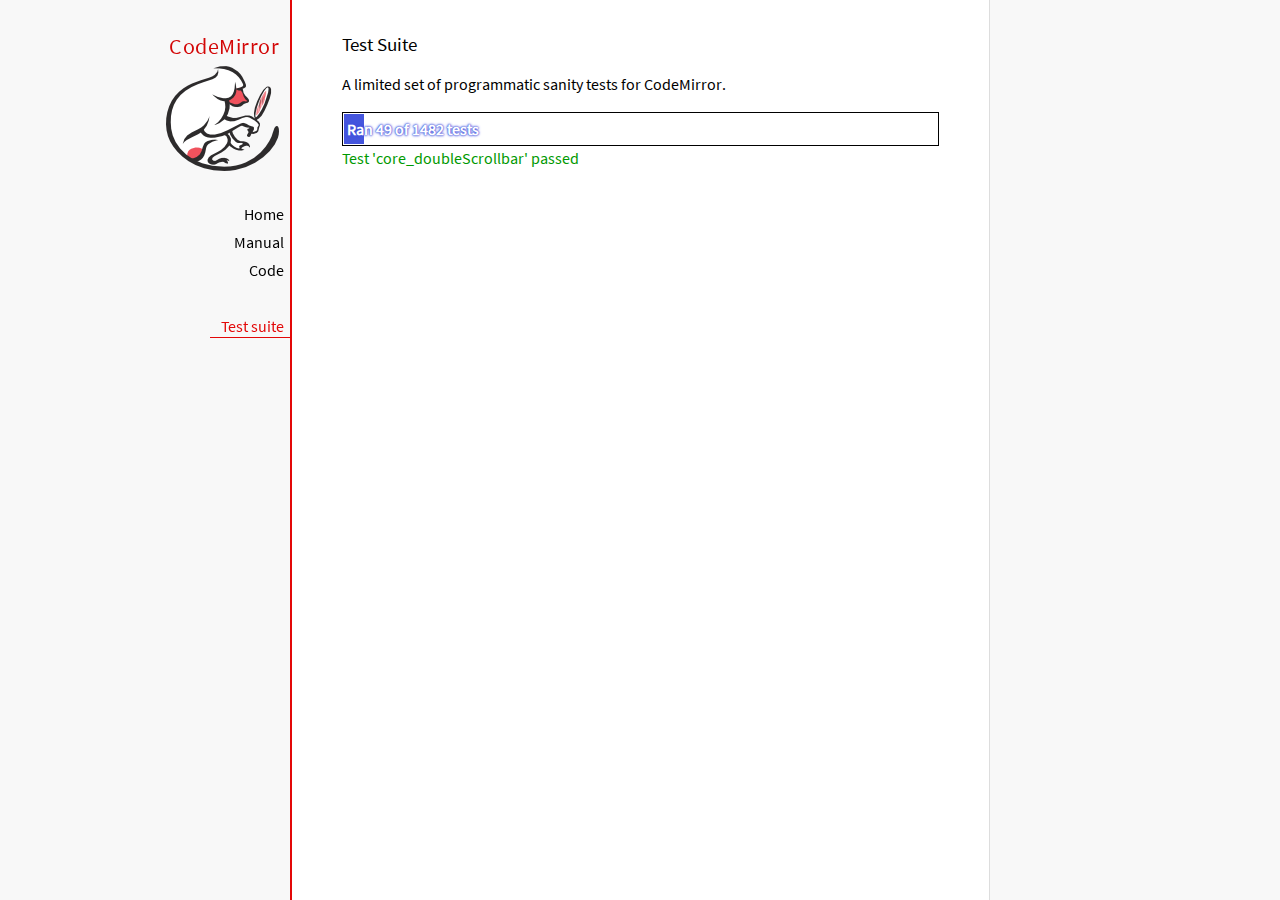
<file: codemirror/test/index.html>
<!doctype html>

<meta charset="utf-8"/>
<title>CodeMirror: Test Suite</title>
<link rel=stylesheet href="../doc/docs.css">

<link rel="stylesheet" href="../lib/codemirror.css">
<link rel="stylesheet" href="mode_test.css">
<script>
  var errored = []
  window.onerror = function(e) { errored.push(e) }
</script>
<script src="../doc/activebookmark.js"></script>
<script src="../lib/codemirror.js"></script>
<script src="../mode/meta.js"></script>
<script src="../addon/mode/overlay.js"></script>
<script src="../addon/mode/multiplex.js"></script>
<script src="../addon/search/searchcursor.js"></script>
<script src="../addon/dialog/dialog.js"></script>
<script src="../addon/edit/matchbrackets.js"></script>
<script src="../addon/hint/sql-hint.js"></script>
<script src="../addon/hint/xml-hint.js"></script>
<script src="../addon/hint/html-hint.js"></script>
<script src="../addon/comment/comment.js"></script>
<script src="../addon/mode/simple.js"></script>
<script src="../mode/css/css.js"></script>
<script src="../mode/clike/clike.js"></script>
<!-- clike must be after css or vim and sublime tests will fail -->
<script src="../mode/clojure/clojure.js"></script>
<script src="../mode/cypher/cypher.js"></script>
<script src="../mode/d/d.js"></script>
<script src="../mode/dockerfile/dockerfile.js"></script>
<script src="../mode/gfm/gfm.js"></script>
<script src="../mode/haml/haml.js"></script>
<script src="../mode/htmlmixed/htmlmixed.js"></script>
<script src="../mode/javascript/javascript.js"></script>
<script src="../mode/jsx/jsx.js"></script>
<script src="../mode/markdown/markdown.js"></script>
<script src="../mode/php/php.js"></script>
<script src="../mode/python/python.js"></script>
<script src="../mode/powershell/powershell.js"></script>
<script src="../mode/ruby/ruby.js"></script>
<script src="../mode/sass/sass.js"></script>
<script src="../mode/shell/shell.js"></script>
<script src="../mode/slim/slim.js"></script>
<script src="../mode/soy/soy.js"></script>
<script src="../mode/sql/sql.js"></script>
<script src="../mode/stex/stex.js"></script>
<script src="../mode/swift/swift.js"></script>
<script src="../mode/textile/textile.js"></script>
<script src="../mode/verilog/verilog.js"></script>
<script src="../mode/xml/xml.js"></script>
<script src="../mode/xquery/xquery.js"></script>
<script src="../keymap/emacs.js"></script>
<script src="../keymap/sublime.js"></script>
<script src="../keymap/vim.js"></script>
<script src="../mode/rust/rust.js"></script>
<script src="../mode/mscgen/mscgen.js"></script>
<script src="../mode/dylan/dylan.js"></script>
<script src="../mode/wast/wast.js"></script>

<style>
  .ok { color: #090; }
  .fail { color: #e00; }
  .error { color: #c90; }
  .done { font-weight: bold; }
  #progress {
  background: #45d;
  color: white;
  text-shadow: 0 0 1px #45d, 0 0 2px #45d, 0 0 3px #45d;
  font-weight: bold;
  white-space: pre;
  }
  #testground {
  visibility: hidden;
  }
  #testground.offscreen {
  visibility: visible;
  position: absolute;
  left: -10000px;
  top: -10000px;
  }
  .CodeMirror { border: 1px solid black; }
</style>

<div id=nav>
  <a href="https://codemirror.net/5"><h1>CodeMirror</h1><img id=logo src="../doc/logo.png"></a>

  <ul>
    <li><a href="../index.html">Home</a>
    <li><a href="../doc/manual.html">Manual</a>
    <li><a href="https://github.com/codemirror/codemirror5">Code</a>
  </ul>
  <ul>
    <li><a class=active href="#">Test suite</a>
  </ul>
</div>

<article>
  <h2>Test Suite</h2>

    <p>A limited set of programmatic sanity tests for CodeMirror.</p>

    <div style="border: 1px solid black; padding: 1px; max-width: 700px;">
      <div style="width: 0px;" id=progress><div style="padding: 3px;">Ran <span id="progress_ran">0</span><span id="progress_total"> of 0</span> tests</div></div>
    </div>
    <p id=status>Please enable JavaScript...</p>
    <div id=output></div>

    <div id=testground></div>

    <script src="driver.js"></script>
    <script src="test.js"></script>
    <script src="doc_test.js"></script>
    <script src="multi_test.js"></script>
    <script src="contenteditable_test.js"></script>
    <script src="scroll_test.js"></script>
    <script src="comment_test.js"></script>
    <script src="search_test.js"></script>
    <script src="mode_test.js"></script>

    <script src="../mode/clike/test.js"></script>
    <script src="../mode/clojure/test.js"></script>
    <script src="../mode/css/test.js"></script>
    <script src="../mode/css/gss_test.js"></script>
    <script src="../mode/css/scss_test.js"></script>
    <script src="../mode/css/less_test.js"></script>
    <script src="../mode/cypher/test.js"></script>
    <script src="../mode/d/test.js"></script>
    <script src="../mode/dockerfile/test.js"></script>
    <script src="../mode/gfm/test.js"></script>
    <script src="../mode/haml/test.js"></script>
    <script src="../mode/javascript/test.js"></script>
    <script src="../mode/jsx/test.js"></script>
    <script src="../mode/markdown/test.js"></script>
    <script src="../mode/php/test.js"></script>
    <script src="../mode/powershell/test.js"></script>
    <script src="../mode/ruby/test.js"></script>
    <script src="../mode/sass/test.js"></script>
    <script src="../mode/shell/test.js"></script>
    <script src="../mode/slim/test.js"></script>
    <script src="../mode/soy/test.js"></script>
    <script src="../mode/stex/test.js"></script>
    <script src="../mode/swift/test.js"></script>
    <script src="../mode/textile/test.js"></script>
    <script src="../mode/verilog/test.js"></script>
    <script src="../mode/xml/test.js"></script>
    <script src="../mode/xquery/test.js"></script>
    <script src="../mode/python/test.js"></script>
    <script src="../mode/rust/test.js"></script>
    <script src="../mode/wast/test.js"></script>
    <script src="../mode/mscgen/mscgen_test.js"></script>
    <script src="../mode/mscgen/xu_test.js"></script>
    <script src="../mode/mscgen/msgenny_test.js"></script>
    <script src="../mode/dylan/test.js"></script>
    <script src="../addon/mode/multiplex_test.js"></script>
    <script src="../addon/fold/foldcode.js"></script>
    <script src="../addon/fold/brace-fold.js"></script>
    <script src="../addon/fold/xml-fold.js"></script>
    <script src="../addon/scroll/annotatescrollbar.js"></script>

    <script src="emacs_test.js"></script>
    <script src="sql-hint-test.js"></script>
    <script src="sublime_test.js"></script>
    <script src="html-hint-test.js"></script>
    <script src="annotatescrollbar.js"></script>
    <script>
      window.onload = runHarness;
      CodeMirror.on(window, 'hashchange', runHarness);

      function esc(str) {
        return str.replace(/[<&]/, function(ch) { return ch == "<" ? "&lt;" : "&amp;"; });
      }

      var output = document.getElementById("output"),
          progress = document.getElementById("progress"),
          progressRan = document.getElementById("progress_ran").childNodes[0],
          progressTotal = document.getElementById("progress_total").childNodes[0];
      var count = 0,
          failed = 0,
          skipped = 0,
          bad = "",
          running = false, // Flag that states tests are running
          quit = false, // Flag to quit tests ASAP
          verbose = false, // Adds message for *every* test to output
          done = false

      function runHarness(){
        if (running) {
          quit = true;
          setStatus("Restarting tests...", '', true);
          setTimeout(function(){ runHarness(); }, 500);
          return;
        }
        filters = [];
        verbose = false;
        if (window.location.hash.substr(1)){
          var strings = window.location.hash.substr(1).split(",");
          while (strings.length) {
            var s = strings.shift();
            if (s === "verbose")
              verbose = true;
            else
              filters.push(parseTestFilter(decodeURIComponent(s)));
          }
        }
        quit = false;
        running = true;
        setStatus("Loading tests...");
        count = 0;
        failed = 0;
        done = false;
        skipped = 0;
        bad = "";
        totalTests = countTests();
        progressTotal.nodeValue = " of " + totalTests;
        progressRan.nodeValue = count;
        output.innerHTML = '';
        document.getElementById("testground").innerHTML = "<form>" +
          "<textarea id=\"code\" name=\"code\"></textarea>" +
          "<input type=submit value=ok name=submit>" +
          "</form>";
        runTests(displayTest);
      }

      function setStatus(message, className, force){
        if (quit && !force) return;
        if (!message) throw("must provide message");
        var status = document.getElementById("status").childNodes[0];
        status.nodeValue = message;
        status.parentNode.className = className;
      }
      function addOutput(name, className, code){
        var newOutput = document.createElement("dl");
        var newTitle = document.createElement("dt");
        newTitle.className = className;
        newTitle.appendChild(document.createTextNode(name));
        newOutput.appendChild(newTitle);
        var newMessage = document.createElement("dd");
        newMessage.innerHTML = code;
        newOutput.appendChild(newTitle);
        newOutput.appendChild(newMessage);
        output.appendChild(newOutput);
      }
      function displayTest(type, name, customMessage) {
        var message = "???";
        if (type != "done" && type != "skipped") ++count;
        progress.style.width = (count * (progress.parentNode.clientWidth - 2) / (totalTests || 1)) + "px";
        progressRan.nodeValue = count;
        if (type == "ok") {
          message = "Test '" + name + "' passed";
          if (!verbose) customMessage = false;
        } else if (type == "skipped") {
          message = "Test '" + name + "' skipped";
          ++skipped;
          if (!verbose) customMessage = false;
        } else if (type == "expected") {
          message = "Test '" + name + "' failed as expected";
          if (!verbose) customMessage = false;
        } else if (type == "error" || type == "fail") {
          ++failed;
          message = "Test '" + name + "' failed";
        } else if (type == "done") {
          if (failed) {
            type += " fail";
            message = failed + " failure" + (failed > 1 ? "s" : "");
          } else if (count < totalTests) {
            failed = totalTests - count;
            type += " fail";
            message = failed + " failure" + (failed > 1 ? "s" : "");
          } else {
            type += " ok";
            message = "All passed"
            if (skipped) {
              message += " (" + skipped + " skipped)";
            }
          }
          done = true
          progressTotal.nodeValue = '';
          customMessage = true; // Hack to avoid adding to output
        }
        if (verbose && !customMessage)  customMessage = message;
        setStatus(message, type);
        if (customMessage && customMessage.length > 0) {
          addOutput(name, type, customMessage);
        }
      }
    </script>

</article>
</file>
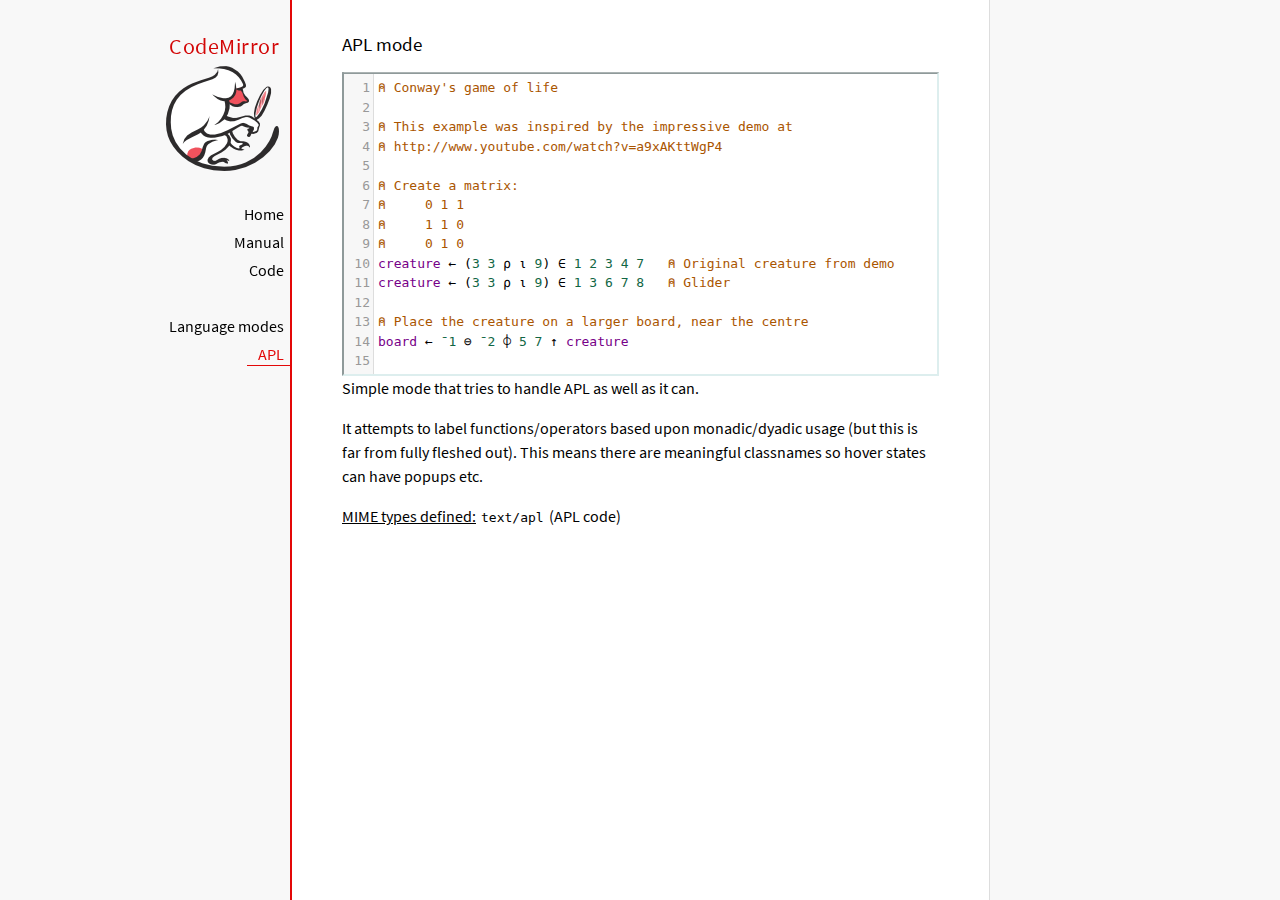
<file: codemirror/mode/apl/index.html>
<!doctype html>

<title>CodeMirror: APL mode</title>
<meta charset="utf-8"/>
<link rel=stylesheet href="../../doc/docs.css">

<link rel="stylesheet" href="../../lib/codemirror.css">
<script src="../../lib/codemirror.js"></script>
<script src="../../addon/edit/matchbrackets.js"></script>
<script src="./apl.js"></script>
<style>
	.CodeMirror { border: 2px inset #dee; }
    </style>
<div id=nav>
  <a href="https://codemirror.net/5"><h1>CodeMirror</h1><img id=logo src="../../doc/logo.png" alt=""></a>

  <ul>
    <li><a href="../../index.html">Home</a>
    <li><a href="../../doc/manual.html">Manual</a>
    <li><a href="https://github.com/codemirror/codemirror5">Code</a>
  </ul>
  <ul>
    <li><a href="../index.html">Language modes</a>
    <li><a class=active href="#">APL</a>
  </ul>
</div>

<article>
<h2>APL mode</h2>
<form><textarea id="code" name="code">
⍝ Conway's game of life

⍝ This example was inspired by the impressive demo at
⍝ http://www.youtube.com/watch?v=a9xAKttWgP4

⍝ Create a matrix:
⍝     0 1 1
⍝     1 1 0
⍝     0 1 0
creature ← (3 3 ⍴ ⍳ 9) ∈ 1 2 3 4 7   ⍝ Original creature from demo
creature ← (3 3 ⍴ ⍳ 9) ∈ 1 3 6 7 8   ⍝ Glider

⍝ Place the creature on a larger board, near the centre
board ← ¯1 ⊖ ¯2 ⌽ 5 7 ↑ creature

⍝ A function to move from one generation to the next
life ← {∨/ 1 ⍵ ∧ 3 4 = ⊂+/ +⌿ 1 0 ¯1 ∘.⊖ 1 0 ¯1 ⌽¨ ⊂⍵}

⍝ Compute n-th generation and format it as a
⍝ character matrix
gen ← {' #'[(life ⍣ ⍵) board]}

⍝ Show first three generations
(gen 1) (gen 2) (gen 3)
</textarea></form>

    <script>
      var editor = CodeMirror.fromTextArea(document.getElementById("code"), {
        lineNumbers: true,
        matchBrackets: true,
        mode: "text/apl"
      });
    </script>

    <p>Simple mode that tries to handle APL as well as it can.</p>
    <p>It attempts to label functions/operators based upon
    monadic/dyadic usage (but this is far from fully fleshed out).
    This means there are meaningful classnames so hover states can
    have popups etc.</p>

    <p><strong>MIME types defined:</strong> <code>text/apl</code> (APL code)</p>
  </article>
</file>
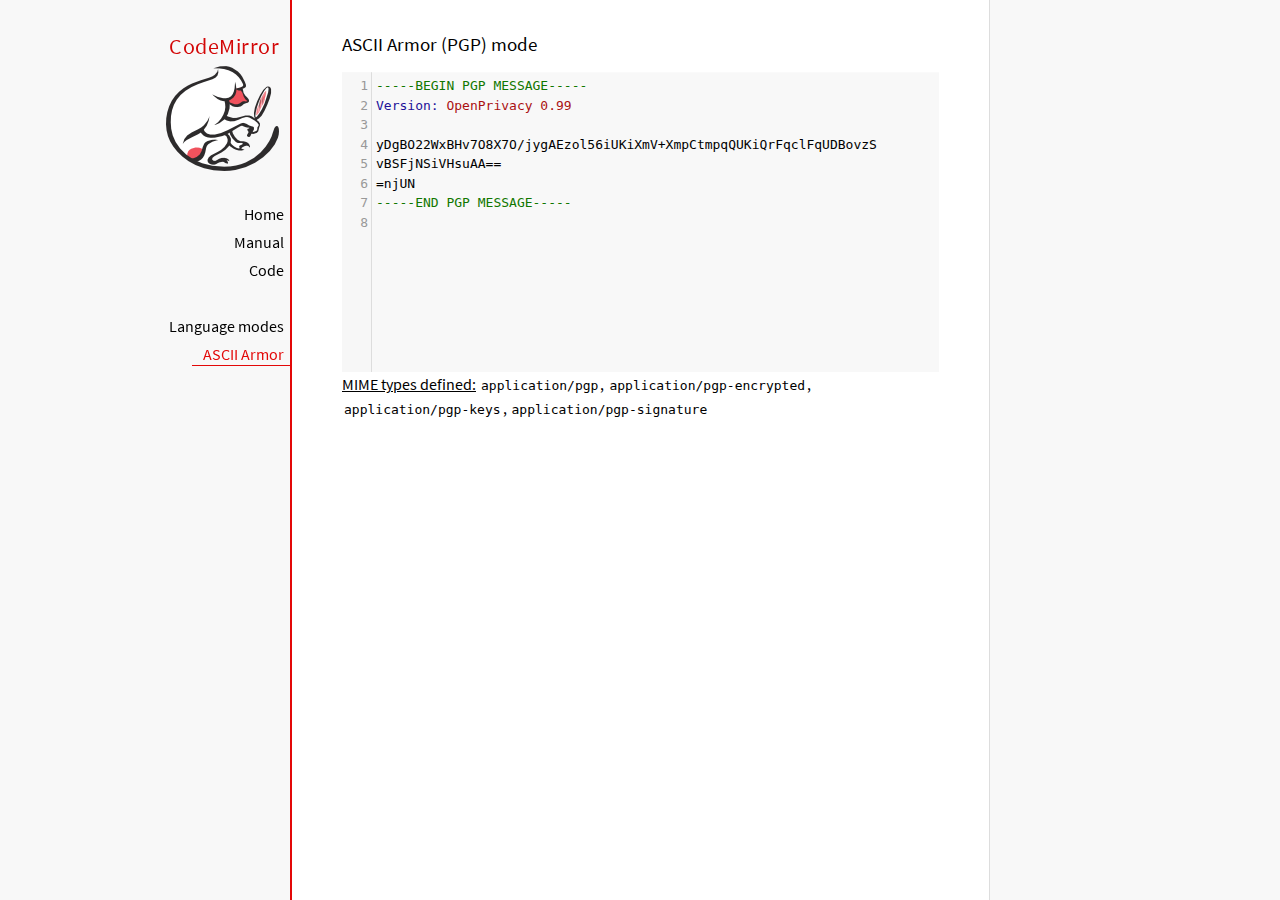
<file: codemirror/mode/asciiarmor/index.html>
<!doctype html>

<title>CodeMirror: ASCII Armor (PGP) mode</title>
<meta charset="utf-8"/>
<link rel=stylesheet href="../../doc/docs.css">

<link rel="stylesheet" href="../../lib/codemirror.css">
<script src="../../lib/codemirror.js"></script>
<script src="asciiarmor.js"></script>
<style>.CodeMirror {background: #f8f8f8;}</style>
<div id=nav>
  <a href="https://codemirror.net/5"><h1>CodeMirror</h1><img id=logo src="../../doc/logo.png" alt=""></a>

  <ul>
    <li><a href="../../index.html">Home</a>
    <li><a href="../../doc/manual.html">Manual</a>
    <li><a href="https://github.com/codemirror/codemirror5">Code</a>
  </ul>
  <ul>
    <li><a href="../index.html">Language modes</a>
    <li><a class=active href="#">ASCII Armor</a>
  </ul>
</div>

<article>
<h2>ASCII Armor (PGP) mode</h2>
<form><textarea id="code" name="code">
-----BEGIN PGP MESSAGE-----
Version: OpenPrivacy 0.99

yDgBO22WxBHv7O8X7O/jygAEzol56iUKiXmV+XmpCtmpqQUKiQrFqclFqUDBovzS
vBSFjNSiVHsuAA==
=njUN
-----END PGP MESSAGE-----
</textarea></form>

<script>
var editor = CodeMirror.fromTextArea(document.getElementById("code"), {
  lineNumbers: true
});
</script>

<p><strong>MIME types
defined:</strong> <code>application/pgp</code>, <code>application/pgp-encrypted</code>, <code>application/pgp-keys</code>, <code>application/pgp-signature</code></p>

</article>
</file>
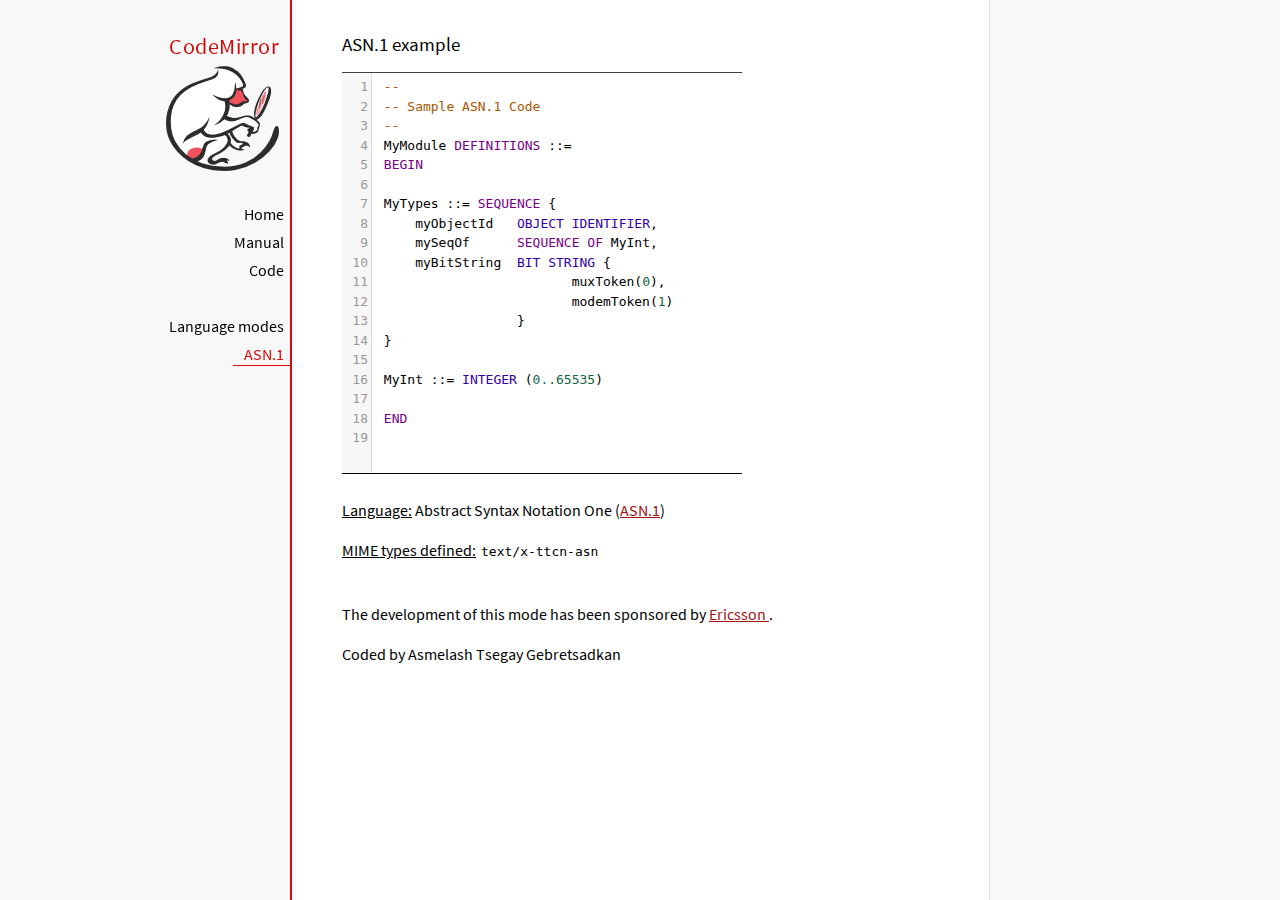
<file: codemirror/mode/asn.1/index.html>
﻿<!doctype html>

<title>CodeMirror: ASN.1 mode</title>
<meta charset="utf-8"/>
<link rel=stylesheet href="../../doc/docs.css">

<link rel="stylesheet" href="../../lib/codemirror.css">
<script src="../../lib/codemirror.js"></script>
<script src="../../addon/edit/matchbrackets.js"></script>
<script src="asn.1.js"></script>
<style>
    .CodeMirror {
        border-top: 1px solid black;
        border-bottom: 1px solid black;
    }
</style>
<div id=nav>
    <a href="https://codemirror.net/5"><h1>CodeMirror</h1>
        <img id=logo src="../../doc/logo.png" alt="">
    </a>

    <ul>
        <li><a href="../../index.html">Home</a>
        <li><a href="../../doc/manual.html">Manual</a>
        <li><a href="https://github.com/codemirror/codemirror5">Code</a>
    </ul>
    <ul>
        <li><a href="../index.html">Language modes</a>
        <li><a class=active href="http://en.wikipedia.org/wiki/Abstract_Syntax_Notation_One">ASN.1</a>
    </ul>
</div>
<article>
    <h2>ASN.1 example</h2>
    <div>
        <textarea id="ttcn-asn-code">
 --
 -- Sample ASN.1 Code
 --
 MyModule DEFINITIONS ::=
 BEGIN

 MyTypes ::= SEQUENCE {
     myObjectId   OBJECT IDENTIFIER,
     mySeqOf      SEQUENCE OF MyInt,
     myBitString  BIT STRING {
                         muxToken(0),
                         modemToken(1)
                  }
 }

 MyInt ::= INTEGER (0..65535)

 END
        </textarea>
    </div>

    <script>
        var ttcnEditor = CodeMirror.fromTextArea(document.getElementById("ttcn-asn-code"), {
            lineNumbers: true,
            matchBrackets: true,
            mode: "text/x-ttcn-asn"
        });
        ttcnEditor.setSize(400, 400);
        var mac = CodeMirror.keyMap.default == CodeMirror.keyMap.macDefault;
        CodeMirror.keyMap.default[(mac ? "Cmd" : "Ctrl") + "-Space"] = "autocomplete";
    </script>
    <br/>
    <p><strong>Language:</strong> Abstract Syntax Notation One
        (<a href="http://www.itu.int/en/ITU-T/asn1/Pages/introduction.aspx">ASN.1</a>)
    </p>
    <p><strong>MIME types defined:</strong> <code>text/x-ttcn-asn</code></p>

    <br/>
    <p>The development of this mode has been sponsored by <a href="http://www.ericsson.com/">Ericsson
    </a>.</p>
    <p>Coded by Asmelash Tsegay Gebretsadkan </p>
</article>
</file>
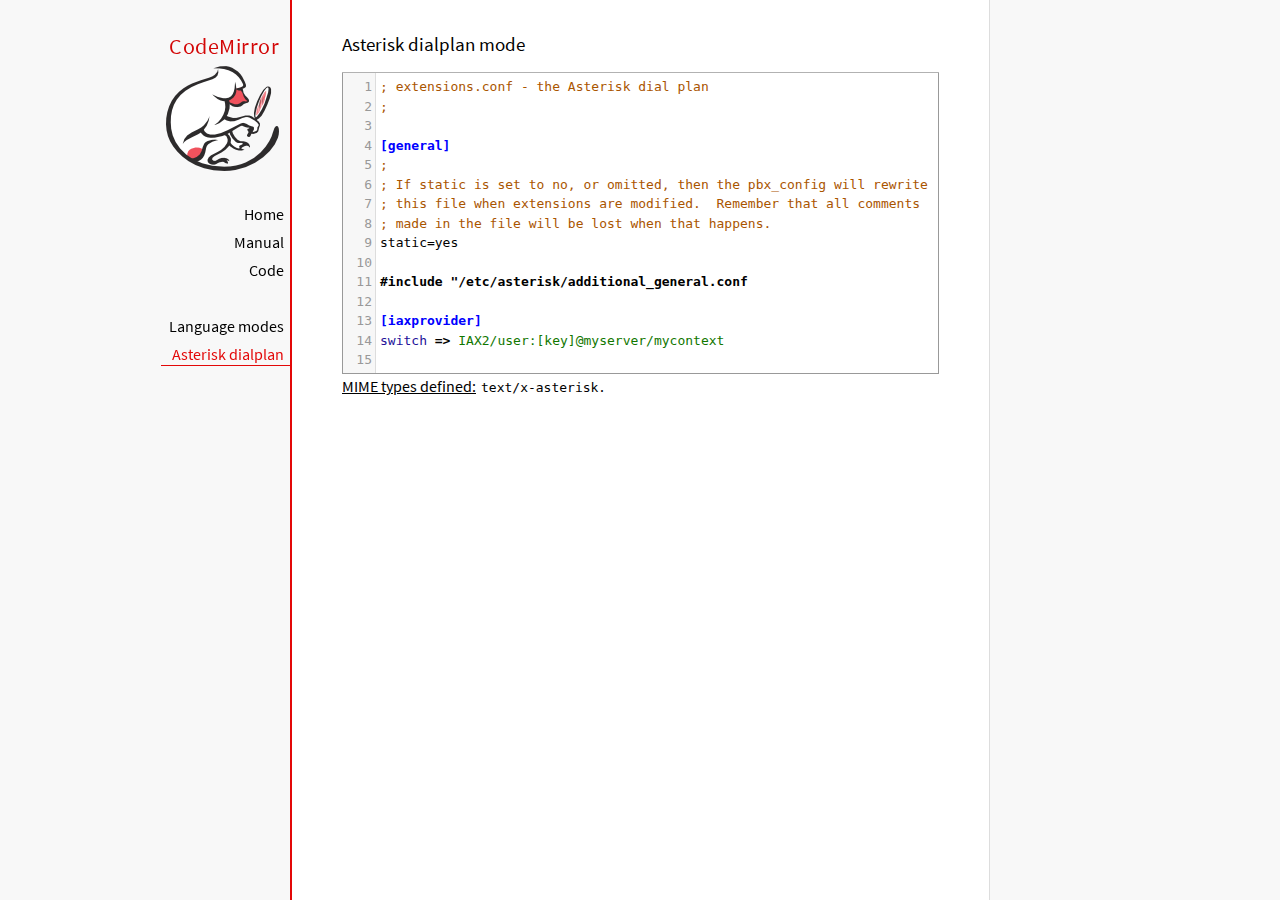
<file: codemirror/mode/asterisk/index.html>
<!doctype html>

<title>CodeMirror: Asterisk dialplan mode</title>
<meta charset="utf-8"/>
<link rel=stylesheet href="../../doc/docs.css">

<link rel="stylesheet" href="../../lib/codemirror.css">
<script src="../../lib/codemirror.js"></script>
<script src="../../addon/edit/matchbrackets.js"></script>
<script src="asterisk.js"></script>
<style>
      .CodeMirror {border: 1px solid #999;}
      .cm-s-default span.cm-arrow { color: red; }
    </style>
<div id=nav>
  <a href="https://codemirror.net/5"><h1>CodeMirror</h1><img id=logo src="../../doc/logo.png" alt=""></a>

  <ul>
    <li><a href="../../index.html">Home</a>
    <li><a href="../../doc/manual.html">Manual</a>
    <li><a href="https://github.com/codemirror/codemirror5">Code</a>
  </ul>
  <ul>
    <li><a href="../index.html">Language modes</a>
    <li><a class=active href="#">Asterisk dialplan</a>
  </ul>
</div>

<article>
<h2>Asterisk dialplan mode</h2>
<form><textarea id="code" name="code">
; extensions.conf - the Asterisk dial plan
;

[general]
;
; If static is set to no, or omitted, then the pbx_config will rewrite
; this file when extensions are modified.  Remember that all comments
; made in the file will be lost when that happens.
static=yes

#include "/etc/asterisk/additional_general.conf

[iaxprovider]
switch => IAX2/user:[key]@myserver/mycontext

[dynamic]
#exec /usr/bin/dynamic-peers.pl

[trunkint]
;
; International long distance through trunk
;
exten => _9011.,1,Macro(dundi-e164,${EXTEN:4})
exten => _9011.,n,Dial(${GLOBAL(TRUNK)}/${FILTER(0-9,${EXTEN:${GLOBAL(TRUNKMSD)}})})

[local]
;
; Master context for local, toll-free, and iaxtel calls only
;
ignorepat => 9
include => default

[demo]
include => stdexten
;
; We start with what to do when a call first comes in.
;
exten => s,1,Wait(1)			; Wait a second, just for fun
same  => n,Answer			; Answer the line
same  => n,Set(TIMEOUT(digit)=5)	; Set Digit Timeout to 5 seconds
same  => n,Set(TIMEOUT(response)=10)	; Set Response Timeout to 10 seconds
same  => n(restart),BackGround(demo-congrats)	; Play a congratulatory message
same  => n(instruct),BackGround(demo-instruct)	; Play some instructions
same  => n,WaitExten			; Wait for an extension to be dialed.

exten => 2,1,BackGround(demo-moreinfo)	; Give some more information.
exten => 2,n,Goto(s,instruct)

exten => 3,1,Set(LANGUAGE()=fr)		; Set language to french
exten => 3,n,Goto(s,restart)		; Start with the congratulations

exten => 1000,1,Goto(default,s,1)
;
; We also create an example user, 1234, who is on the console and has
; voicemail, etc.
;
exten => 1234,1,Playback(transfer,skip)		; "Please hold while..."
					; (but skip if channel is not up)
exten => 1234,n,Gosub(${EXTEN},stdexten(${GLOBAL(CONSOLE)}))
exten => 1234,n,Goto(default,s,1)		; exited Voicemail

exten => 1235,1,Voicemail(1234,u)		; Right to voicemail

exten => 1236,1,Dial(Console/dsp)		; Ring forever
exten => 1236,n,Voicemail(1234,b)		; Unless busy

;
; # for when they're done with the demo
;
exten => #,1,Playback(demo-thanks)	; "Thanks for trying the demo"
exten => #,n,Hangup			; Hang them up.

;
; A timeout and "invalid extension rule"
;
exten => t,1,Goto(#,1)			; If they take too long, give up
exten => i,1,Playback(invalid)		; "That's not valid, try again"

;
; Create an extension, 500, for dialing the
; Asterisk demo.
;
exten => 500,1,Playback(demo-abouttotry); Let them know what's going on
exten => 500,n,Dial(IAX2/guest@pbx.digium.com/s@default)	; Call the Asterisk demo
exten => 500,n,Playback(demo-nogo)	; Couldn't connect to the demo site
exten => 500,n,Goto(s,6)		; Return to the start over message.

;
; Create an extension, 600, for evaluating echo latency.
;
exten => 600,1,Playback(demo-echotest)	; Let them know what's going on
exten => 600,n,Echo			; Do the echo test
exten => 600,n,Playback(demo-echodone)	; Let them know it's over
exten => 600,n,Goto(s,6)		; Start over

;
;	You can use the Macro Page to intercom a individual user
exten => 76245,1,Macro(page,SIP/Grandstream1)
; or if your peernames are the same as extensions
exten => _7XXX,1,Macro(page,SIP/${EXTEN})
;
;
; System Wide Page at extension 7999
;
exten => 7999,1,Set(TIMEOUT(absolute)=60)
exten => 7999,2,Page(Local/Grandstream1@page&Local/Xlite1@page&Local/1234@page/n,d)

; Give voicemail at extension 8500
;
exten => 8500,1,VoicemailMain
exten => 8500,n,Goto(s,6)

    </textarea></form>
    <script>
      var editor = CodeMirror.fromTextArea(document.getElementById("code"), {
        mode: "text/x-asterisk",
        matchBrackets: true,
        lineNumbers: true
      });
    </script>

    <p><strong>MIME types defined:</strong> <code>text/x-asterisk</code>.</p>

  </article>
</file>
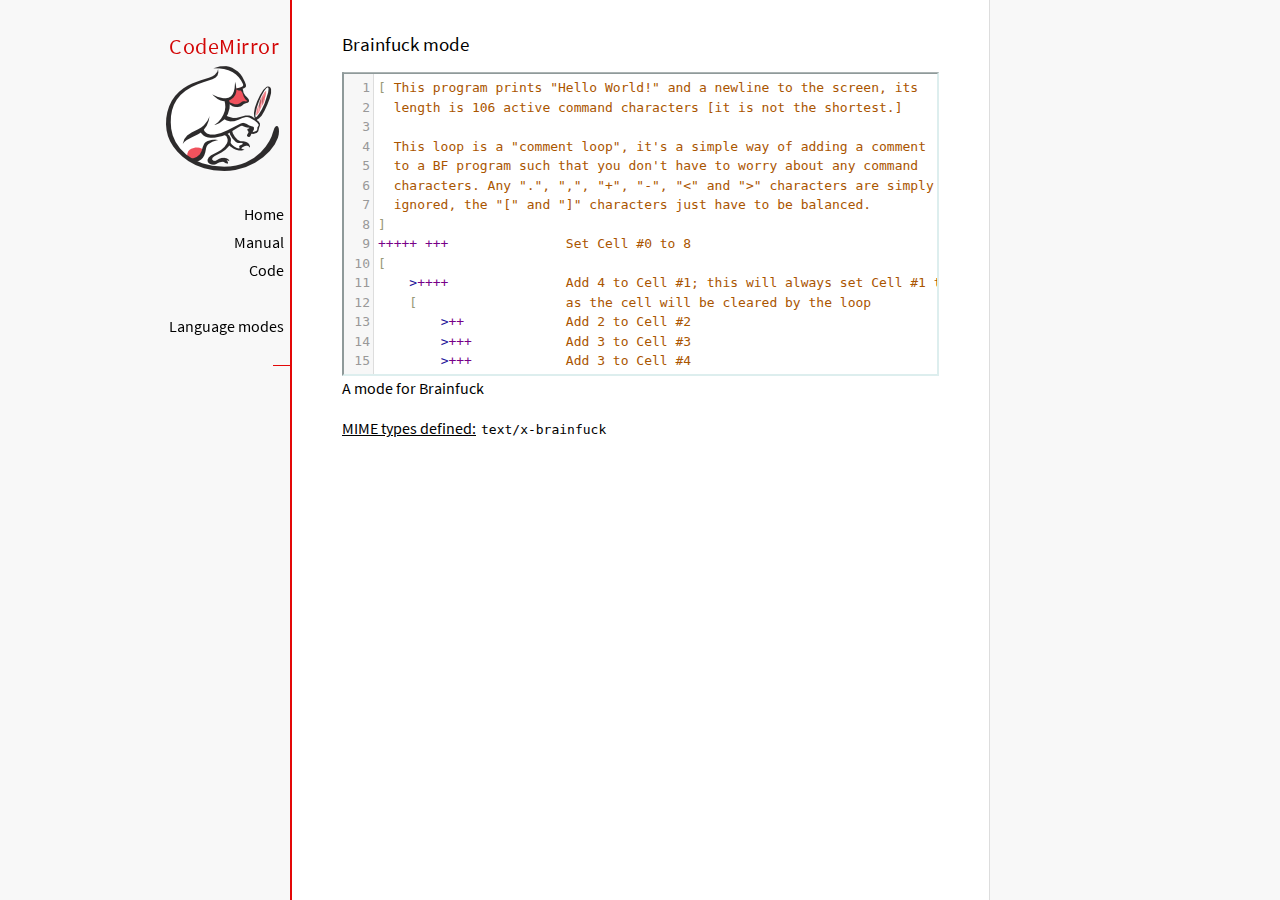
<file: codemirror/mode/brainfuck/index.html>
<!doctype html>

<title>CodeMirror: Brainfuck mode</title>
<meta charset="utf-8"/>
<link rel=stylesheet href="../../doc/docs.css">

<link rel="stylesheet" href="../../lib/codemirror.css">
<script src="../../lib/codemirror.js"></script>
<script src="../../addon/edit/matchbrackets.js"></script>
<script src="./brainfuck.js"></script>
<style>
	.CodeMirror { border: 2px inset #dee; }
    </style>
<div id=nav>
  <a href="https://codemirror.net/5"><h1>CodeMirror</h1><img id=logo src="../../doc/logo.png" alt=""></a>

  <ul>
    <li><a href="../../index.html">Home</a>
    <li><a href="../../doc/manual.html">Manual</a>
    <li><a href="https://github.com/codemirror/codemirror5">Code</a>
  </ul>
  <ul>
    <li><a href="../index.html">Language modes</a>
    <li><a class=active href="#"></a>
  </ul>
</div>

<article>
<h2>Brainfuck mode</h2>
<form><textarea id="code" name="code">
[ This program prints "Hello World!" and a newline to the screen, its
  length is 106 active command characters [it is not the shortest.]

  This loop is a "comment loop", it's a simple way of adding a comment
  to a BF program such that you don't have to worry about any command
  characters. Any ".", ",", "+", "-", "&lt;" and "&gt;" characters are simply
  ignored, the "[" and "]" characters just have to be balanced.
]
+++++ +++               Set Cell #0 to 8
[
    &gt;++++               Add 4 to Cell #1; this will always set Cell #1 to 4
    [                   as the cell will be cleared by the loop
        &gt;++             Add 2 to Cell #2
        &gt;+++            Add 3 to Cell #3
        &gt;+++            Add 3 to Cell #4
        &gt;+              Add 1 to Cell #5
        &lt;&lt;&lt;&lt;-           Decrement the loop counter in Cell #1
    ]                   Loop till Cell #1 is zero; number of iterations is 4
    &gt;+                  Add 1 to Cell #2
    &gt;+                  Add 1 to Cell #3
    &gt;-                  Subtract 1 from Cell #4
    &gt;&gt;+                 Add 1 to Cell #6
    [&lt;]                 Move back to the first zero cell you find; this will
                        be Cell #1 which was cleared by the previous loop
    &lt;-                  Decrement the loop Counter in Cell #0
]                       Loop till Cell #0 is zero; number of iterations is 8

The result of this is:
Cell No :   0   1   2   3   4   5   6
Contents:   0   0  72 104  88  32   8
Pointer :   ^

&gt;&gt;.                     Cell #2 has value 72 which is 'H'
&gt;---.                   Subtract 3 from Cell #3 to get 101 which is 'e'
+++++++..+++.           Likewise for 'llo' from Cell #3
&gt;&gt;.                     Cell #5 is 32 for the space
&lt;-.                     Subtract 1 from Cell #4 for 87 to give a 'W'
&lt;.                      Cell #3 was set to 'o' from the end of 'Hello'
+++.------.--------.    Cell #3 for 'rl' and 'd'
&gt;&gt;+.                    Add 1 to Cell #5 gives us an exclamation point
&gt;++.                    And finally a newline from Cell #6
</textarea></form>

    <script>
      var editor = CodeMirror.fromTextArea(document.getElementById("code"), {
        lineNumbers: true,
        matchBrackets: true,
        mode: "text/x-brainfuck"
      });
    </script>

    <p>A mode for Brainfuck</p>

    <p><strong>MIME types defined:</strong> <code>text/x-brainfuck</code></p>
  </article>
</file>
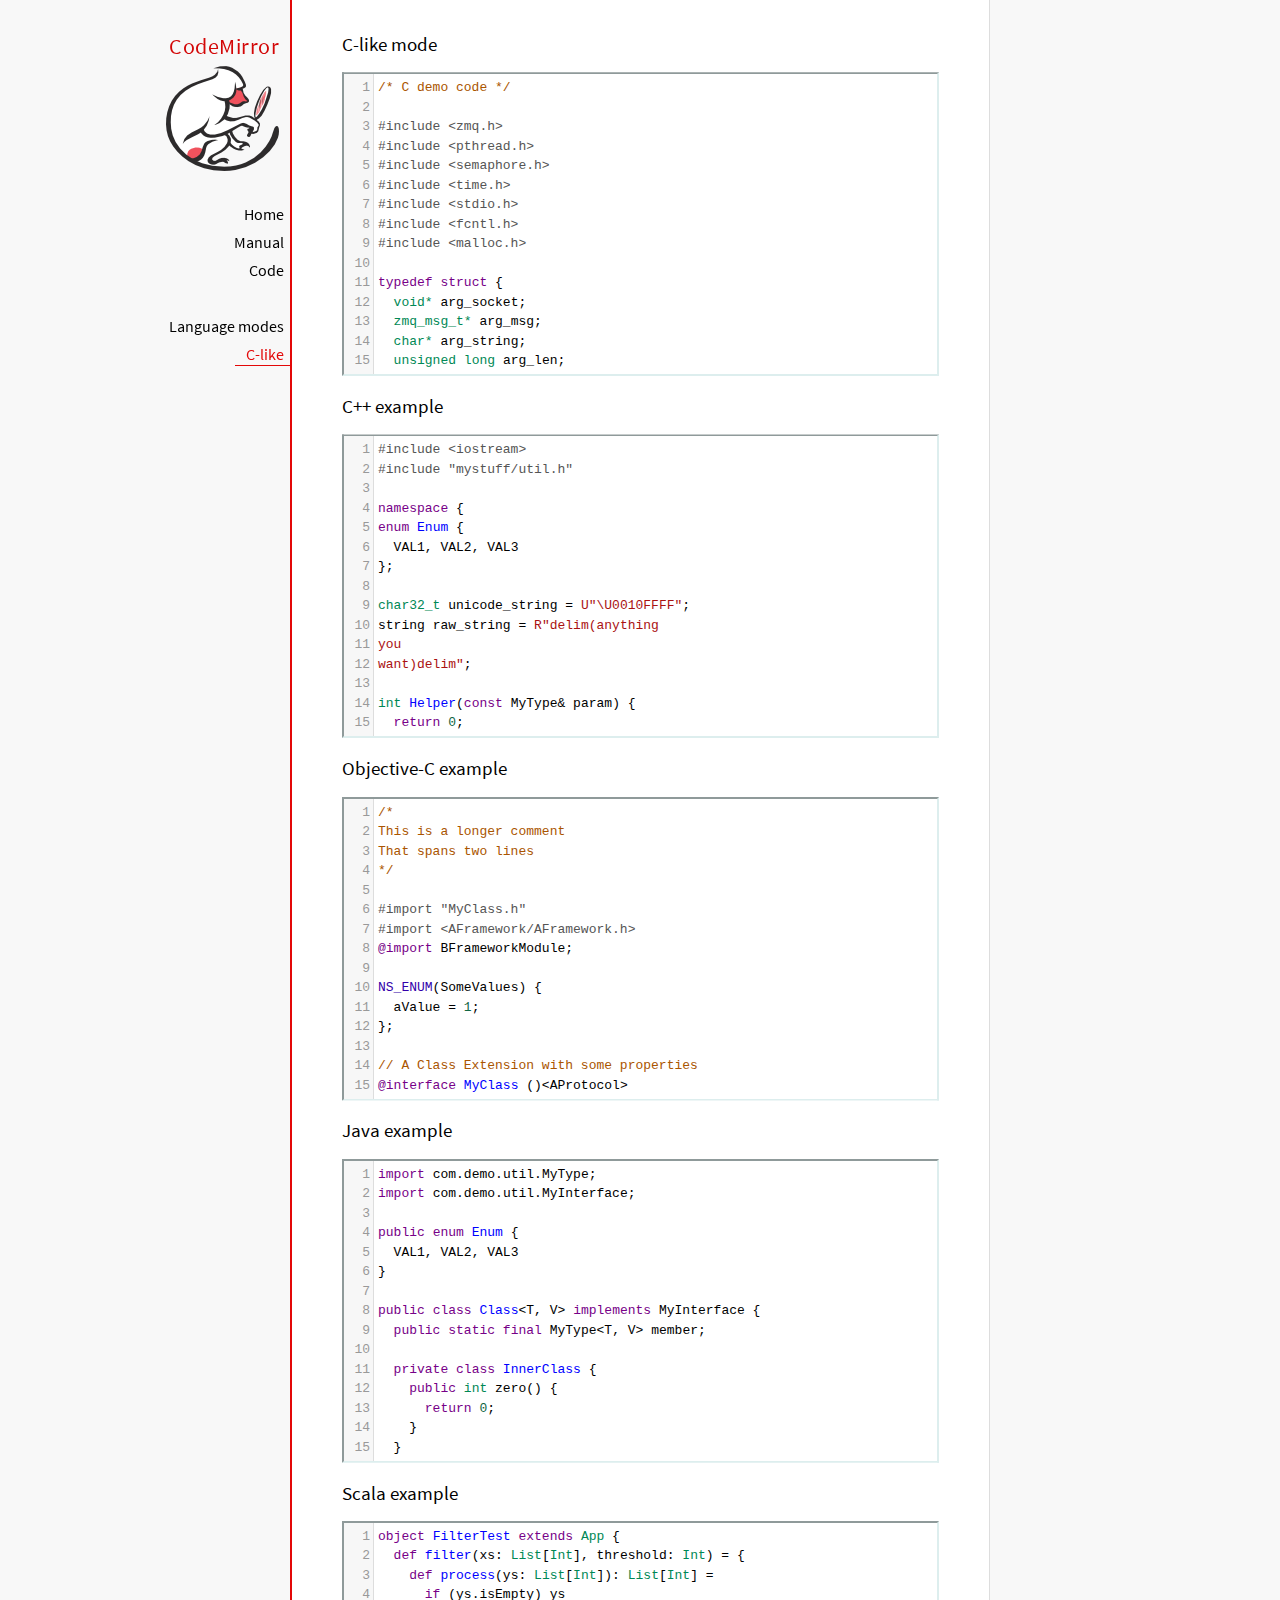
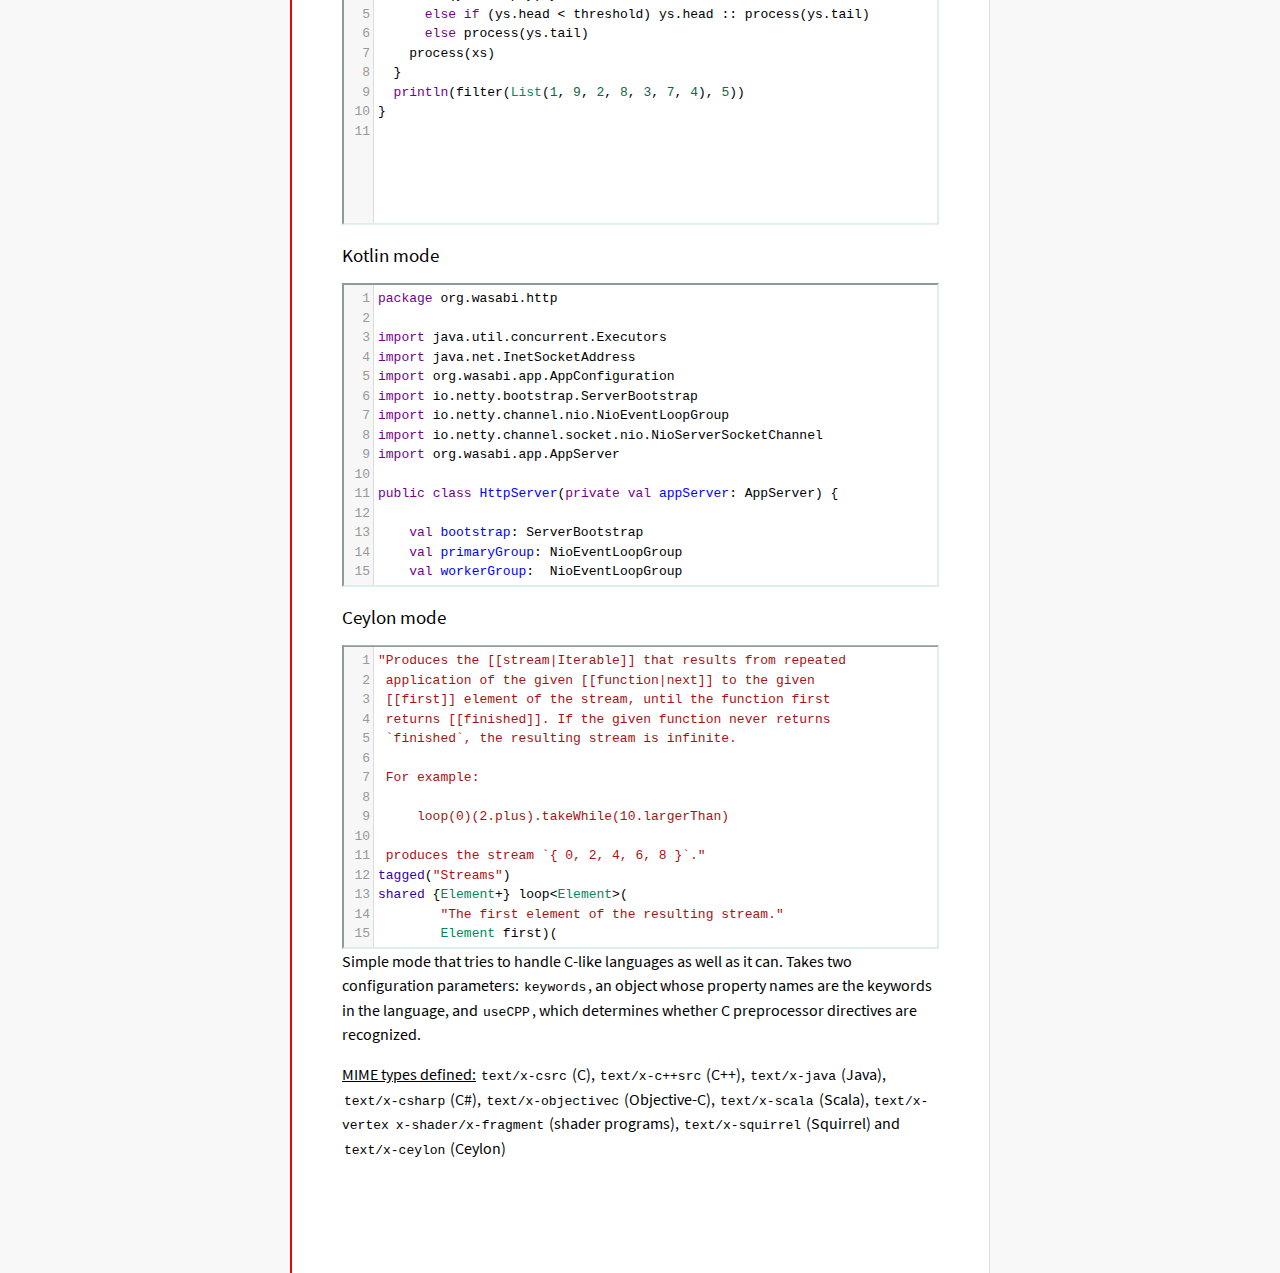
<file: codemirror/mode/clike/index.html>
<!doctype html>

<title>CodeMirror: C-like mode</title>
<meta charset="utf-8"/>
<link rel=stylesheet href="../../doc/docs.css">

<link rel="stylesheet" href="../../lib/codemirror.css">
<script src="../../lib/codemirror.js"></script>
<script src="../../addon/edit/matchbrackets.js"></script>
<link rel="stylesheet" href="../../addon/hint/show-hint.css">
<script src="../../addon/hint/show-hint.js"></script>
<script src="clike.js"></script>
<style>.CodeMirror {border: 2px inset #dee;}</style>
<div id=nav>
  <a href="https://codemirror.net/5"><h1>CodeMirror</h1><img id=logo src="../../doc/logo.png" alt=""></a>

  <ul>
    <li><a href="../../index.html">Home</a>
    <li><a href="../../doc/manual.html">Manual</a>
    <li><a href="https://github.com/codemirror/codemirror5">Code</a>
  </ul>
  <ul>
    <li><a href="../index.html">Language modes</a>
    <li><a class=active href="#">C-like</a>
  </ul>
</div>

<article>
<h2>C-like mode</h2>

<div><textarea id="c-code">
/* C demo code */

#include <zmq.h>
#include <pthread.h>
#include <semaphore.h>
#include <time.h>
#include <stdio.h>
#include <fcntl.h>
#include <malloc.h>

typedef struct {
  void* arg_socket;
  zmq_msg_t* arg_msg;
  char* arg_string;
  unsigned long arg_len;
  int arg_int, arg_command;

  int signal_fd;
  int pad;
  void* context;
  sem_t sem;
} acl_zmq_context;

#define p(X) (context->arg_##X)

void* zmq_thread(void* context_pointer) {
  acl_zmq_context* context = (acl_zmq_context*)context_pointer;
  char ok = 'K', err = 'X';
  int res;

  while (1) {
    while ((res = sem_wait(&amp;context->sem)) == EINTR);
    if (res) {write(context->signal_fd, &amp;err, 1); goto cleanup;}
    switch(p(command)) {
    case 0: goto cleanup;
    case 1: p(socket) = zmq_socket(context->context, p(int)); break;
    case 2: p(int) = zmq_close(p(socket)); break;
    case 3: p(int) = zmq_bind(p(socket), p(string)); break;
    case 4: p(int) = zmq_connect(p(socket), p(string)); break;
    case 5: p(int) = zmq_getsockopt(p(socket), p(int), (void*)p(string), &amp;p(len)); break;
    case 6: p(int) = zmq_setsockopt(p(socket), p(int), (void*)p(string), p(len)); break;
    case 7: p(int) = zmq_send(p(socket), p(msg), p(int)); break;
    case 8: p(int) = zmq_recv(p(socket), p(msg), p(int)); break;
    case 9: p(int) = zmq_poll(p(socket), p(int), p(len)); break;
    }
    p(command) = errno;
    write(context->signal_fd, &amp;ok, 1);
  }
 cleanup:
  close(context->signal_fd);
  free(context_pointer);
  return 0;
}

void* zmq_thread_init(void* zmq_context, int signal_fd) {
  acl_zmq_context* context = malloc(sizeof(acl_zmq_context));
  pthread_t thread;

  context->context = zmq_context;
  context->signal_fd = signal_fd;
  sem_init(&amp;context->sem, 1, 0);
  pthread_create(&amp;thread, 0, &amp;zmq_thread, context);
  pthread_detach(thread);
  return context;
}
</textarea></div>

<h2>C++ example</h2>

<div><textarea id="cpp-code">
#include <iostream>
#include "mystuff/util.h"

namespace {
enum Enum {
  VAL1, VAL2, VAL3
};

char32_t unicode_string = U"\U0010FFFF";
string raw_string = R"delim(anything
you
want)delim";

int Helper(const MyType& param) {
  return 0;
}
} // namespace

class ForwardDec;

template <class T, class V>
class Class : public BaseClass {
  const MyType<T, V> member_;

 public:
  const MyType<T, V>& Method() const {
    return member_;
  }

  void Method2(MyType<T, V>* value);
}

template <class T, class V>
void Class::Method2(MyType<T, V>* value) {
  std::out << 1 >> method();
  value->Method3(member_);
  member_ = value;
}
</textarea></div>

<h2>Objective-C example</h2>

<div><textarea id="objectivec-code">
/*
This is a longer comment
That spans two lines
*/

#import "MyClass.h"
#import <AFramework/AFramework.h>
@import BFrameworkModule;

NS_ENUM(SomeValues) {
  aValue = 1;
};

// A Class Extension with some properties
@interface MyClass ()<AProtocol>
@property(atomic, readwrite, assign) NSInteger anInt;
@property(nonatomic, strong, nullable) NSString *aString;
@end

@implementation YourAppDelegate

- (instancetype)initWithString:(NSString *)aStringVar {
  if ((self = [super init])) {
    aString = aStringVar;
  }
  return self;
}

- (BOOL)doSomething:(float)progress {
  NSString *myString = @"This is a ObjC string %f ";
  myString = [[NSString stringWithFormat:myString, progress] stringByAppendingString:self.aString];
  return myString.length > 100 ? NO : YES;
}

@end
</textarea></div>

<h2>Java example</h2>

<div><textarea id="java-code">
import com.demo.util.MyType;
import com.demo.util.MyInterface;

public enum Enum {
  VAL1, VAL2, VAL3
}

public class Class<T, V> implements MyInterface {
  public static final MyType<T, V> member;
  
  private class InnerClass {
    public int zero() {
      return 0;
    }
  }

  @Override
  public MyType method() {
    return member;
  }

  public void method2(MyType<T, V> value) {
    method();
    value.method3();
    member = value;
  }
}
</textarea></div>

<h2>Scala example</h2>

<div><textarea id="scala-code">
object FilterTest extends App {
  def filter(xs: List[Int], threshold: Int) = {
    def process(ys: List[Int]): List[Int] =
      if (ys.isEmpty) ys
      else if (ys.head < threshold) ys.head :: process(ys.tail)
      else process(ys.tail)
    process(xs)
  }
  println(filter(List(1, 9, 2, 8, 3, 7, 4), 5))
}
</textarea></div>

<h2>Kotlin mode</h2>

<div><textarea id="kotlin-code">
package org.wasabi.http

import java.util.concurrent.Executors
import java.net.InetSocketAddress
import org.wasabi.app.AppConfiguration
import io.netty.bootstrap.ServerBootstrap
import io.netty.channel.nio.NioEventLoopGroup
import io.netty.channel.socket.nio.NioServerSocketChannel
import org.wasabi.app.AppServer

public class HttpServer(private val appServer: AppServer) {

    val bootstrap: ServerBootstrap
    val primaryGroup: NioEventLoopGroup
    val workerGroup:  NioEventLoopGroup

    init {
        // Define worker groups
        primaryGroup = NioEventLoopGroup()
        workerGroup = NioEventLoopGroup()

        // Initialize bootstrap of server
        bootstrap = ServerBootstrap()

        bootstrap.group(primaryGroup, workerGroup)
        bootstrap.channel(javaClass<NioServerSocketChannel>())
        bootstrap.childHandler(NettyPipelineInitializer(appServer))
    }

    public fun start(wait: Boolean = true) {
        val channel = bootstrap.bind(appServer.configuration.port)?.sync()?.channel()

        if (wait) {
            channel?.closeFuture()?.sync()
        }
    }

    public fun stop() {
        // Shutdown all event loops
        primaryGroup.shutdownGracefully()
        workerGroup.shutdownGracefully()

        // Wait till all threads are terminated
        primaryGroup.terminationFuture().sync()
        workerGroup.terminationFuture().sync()
    }
}
</textarea></div>

<h2>Ceylon mode</h2>

<div><textarea id="ceylon-code">
"Produces the [[stream|Iterable]] that results from repeated
 application of the given [[function|next]] to the given
 [[first]] element of the stream, until the function first
 returns [[finished]]. If the given function never returns 
 `finished`, the resulting stream is infinite.

 For example:

     loop(0)(2.plus).takeWhile(10.largerThan)

 produces the stream `{ 0, 2, 4, 6, 8 }`."
tagged("Streams")
shared {Element+} loop&lt;Element&gt;(
        "The first element of the resulting stream."
        Element first)(
        "The function that produces the next element of the
         stream, given the current element. The function may
         return [[finished]] to indicate the end of the 
         stream."
        Element|Finished next(Element element))
    =&gt; let (start = first)
    object satisfies {Element+} {
        first =&gt; start;
        empty =&gt; false;
        function nextElement(Element element)
                =&gt; next(element);
        iterator()
                =&gt; object satisfies Iterator&lt;Element&gt; {
            variable Element|Finished current = start;
            shared actual Element|Finished next() {
                if (!is Finished result = current) {
                    current = nextElement(result);
                    return result;
                }
                else {
                    return finished;
                }
            }
        };
    };
</textarea></div>

    <script>
      var cEditor = CodeMirror.fromTextArea(document.getElementById("c-code"), {
        lineNumbers: true,
        matchBrackets: true,
        mode: "text/x-csrc"
      });
      var cppEditor = CodeMirror.fromTextArea(document.getElementById("cpp-code"), {
        lineNumbers: true,
        matchBrackets: true,
        mode: "text/x-c++src"
      });
      var javaEditor = CodeMirror.fromTextArea(document.getElementById("java-code"), {
        lineNumbers: true,
        matchBrackets: true,
        mode: "text/x-java"
      });
      var objectivecEditor = CodeMirror.fromTextArea(document.getElementById("objectivec-code"), {
        lineNumbers: true,
        matchBrackets: true,
        mode: "text/x-objectivec"
      });
      var scalaEditor = CodeMirror.fromTextArea(document.getElementById("scala-code"), {
        lineNumbers: true,
        matchBrackets: true,
        mode: "text/x-scala"
      });
      var kotlinEditor = CodeMirror.fromTextArea(document.getElementById("kotlin-code"), {
          lineNumbers: true,
          matchBrackets: true,
          mode: "text/x-kotlin"
      });
      var ceylonEditor = CodeMirror.fromTextArea(document.getElementById("ceylon-code"), {
          lineNumbers: true,
          matchBrackets: true,
          mode: "text/x-ceylon"
      });
      var mac = CodeMirror.keyMap.default == CodeMirror.keyMap.macDefault;
      CodeMirror.keyMap.default[(mac ? "Cmd" : "Ctrl") + "-Space"] = "autocomplete";
    </script>

    <p>Simple mode that tries to handle C-like languages as well as it
    can. Takes two configuration parameters: <code>keywords</code>, an
    object whose property names are the keywords in the language,
    and <code>useCPP</code>, which determines whether C preprocessor
    directives are recognized.</p>

    <p><strong>MIME types defined:</strong> <code>text/x-csrc</code>
    (C), <code>text/x-c++src</code> (C++), <code>text/x-java</code>
    (Java), <code>text/x-csharp</code> (C#),
    <code>text/x-objectivec</code> (Objective-C),
    <code>text/x-scala</code> (Scala), <code>text/x-vertex</code>
    <code>x-shader/x-fragment</code> (shader programs),
    <code>text/x-squirrel</code> (Squirrel) and
    <code>text/x-ceylon</code> (Ceylon)</p>
</article>
</file>
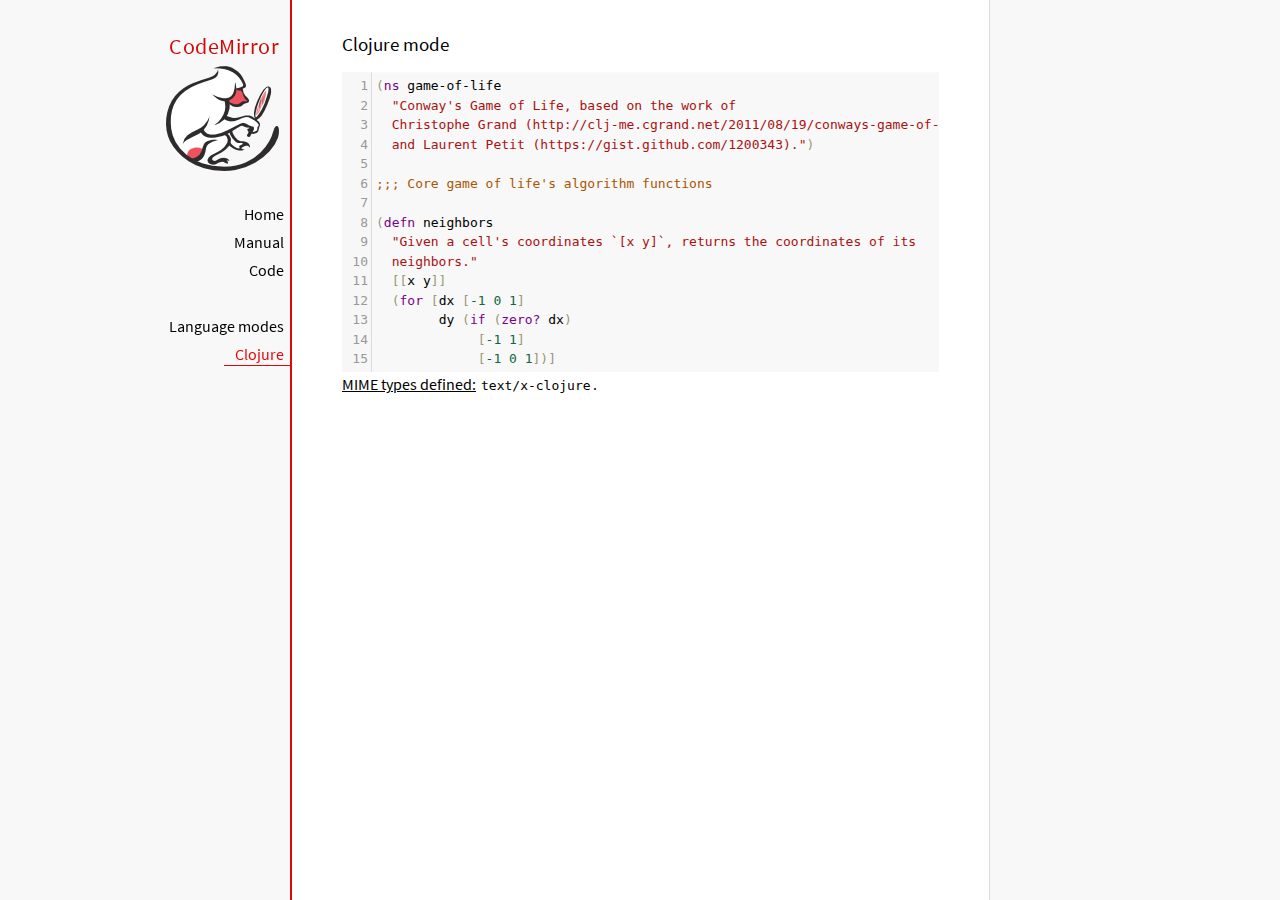
<file: codemirror/mode/clojure/index.html>
<!doctype html>

<title>CodeMirror: Clojure mode</title>
<meta charset="utf-8"/>
<link rel=stylesheet href="../../doc/docs.css">

<link rel="stylesheet" href="../../lib/codemirror.css">
<script src="../../lib/codemirror.js"></script>
<script src="../../addon/edit/closebrackets.js"></script>
<script src="../../addon/edit/matchbrackets.js"></script>
<script src="clojure.js"></script>
<style>.CodeMirror {background: #f8f8f8;}</style>
<div id=nav>
  <a href="https://codemirror.net/5"><h1>CodeMirror</h1><img id=logo src="../../doc/logo.png" alt=""></a>

  <ul>
    <li><a href="../../index.html">Home</a>
    <li><a href="../../doc/manual.html">Manual</a>
    <li><a href="https://github.com/codemirror/codemirror5">Code</a>
  </ul>
  <ul>
    <li><a href="../index.html">Language modes</a>
    <li><a class=active href="#">Clojure</a>
  </ul>
</div>

<article>
<h2>Clojure mode</h2>
<form><textarea id="code" name="code">
(ns game-of-life
  "Conway's Game of Life, based on the work of
  Christophe Grand (http://clj-me.cgrand.net/2011/08/19/conways-game-of-life)
  and Laurent Petit (https://gist.github.com/1200343).")

;;; Core game of life's algorithm functions

(defn neighbors
  "Given a cell's coordinates `[x y]`, returns the coordinates of its
  neighbors."
  [[x y]]
  (for [dx [-1 0 1]
        dy (if (zero? dx)
             [-1 1]
             [-1 0 1])]
    [(+ dx x) (+ dy y)]))

(defn step
  "Given a set of living `cells`, computes the new set of living cells."
  [cells]
  (set (for [[cell n] (frequencies (mapcat neighbors cells))
             :when (or (= n 3)
                       (and (= n 2)
                            (cells cell)))]
         cell)))

;;; Utility methods for displaying game on a text terminal

(defn print-grid
  "Prints a `grid` of `w` columns and `h` rows, on *out*, representing a
  step in the game."
  [grid w h]
  (doseq [x (range (inc w))
          y (range (inc h))]
    (when (= y 0) (println))
    (print (if (grid [x y])
             "[X]"
             " . "))))

(defn print-grids
  "Prints a sequence of `grids` of `w` columns and `h` rows on *out*,
  representing several steps."
  [grids w h]
  (doseq [grid grids]
    (print-grid grid w h)
    (println)))

;;; Launches an example grid

(def grid
  "`grid` represents the initial set of living cells"
  #{[2 1] [2 2] [2 3]})

(print-grids (take 3 (iterate step grid)) 5 5)</textarea></form>
    <script>
      var editor = CodeMirror.fromTextArea(document.getElementById("code"), {
          autoCloseBrackets: true,
          lineNumbers: true,
          matchBrackets: true,
          mode: 'text/x-clojure'
      });
    </script>

    <p><strong>MIME types defined:</strong> <code>text/x-clojure</code>.</p>

  </article>
</file>
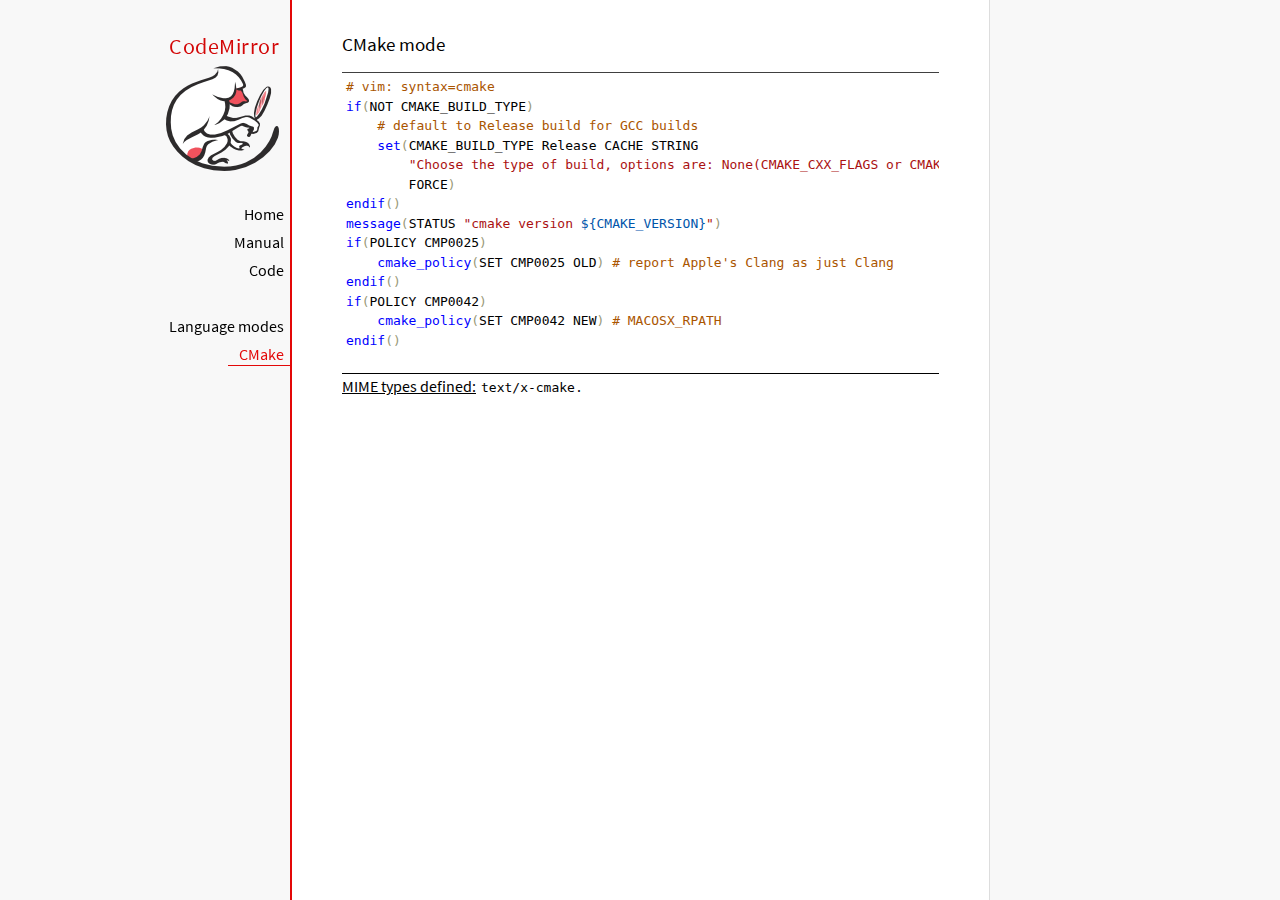
<file: codemirror/mode/cmake/index.html>
<!doctype html>

<title>CodeMirror: CMake mode</title>
<meta charset="utf-8"/>
<link rel=stylesheet href="../../doc/docs.css">

<link rel="stylesheet" href="../../lib/codemirror.css">
<script src="../../lib/codemirror.js"></script>
<script src="../../addon/edit/matchbrackets.js"></script>
<script src="cmake.js"></script>
<style>
      .CodeMirror {border-top: 1px solid black; border-bottom: 1px solid black;}
      .cm-s-default span.cm-arrow { color: red; }
    </style>
<div id=nav>
  <a href="https://codemirror.net/5"><h1>CodeMirror</h1><img id=logo src="../../doc/logo.png" alt=""></a>

  <ul>
    <li><a href="../../index.html">Home</a>
    <li><a href="../../doc/manual.html">Manual</a>
    <li><a href="https://github.com/codemirror/codemirror5">Code</a>
  </ul>
  <ul>
    <li><a href="../index.html">Language modes</a>
    <li><a class=active href="#">CMake</a>
  </ul>
</div>

<article>
<h2>CMake mode</h2>
<form><textarea id="code" name="code">
# vim: syntax=cmake
if(NOT CMAKE_BUILD_TYPE)
    # default to Release build for GCC builds
    set(CMAKE_BUILD_TYPE Release CACHE STRING
        "Choose the type of build, options are: None(CMAKE_CXX_FLAGS or CMAKE_C_FLAGS used) Debug Release RelWithDebInfo MinSizeRel."
        FORCE)
endif()
message(STATUS "cmake version ${CMAKE_VERSION}")
if(POLICY CMP0025)
    cmake_policy(SET CMP0025 OLD) # report Apple's Clang as just Clang
endif()
if(POLICY CMP0042)
    cmake_policy(SET CMP0042 NEW) # MACOSX_RPATH
endif()

project (x265)
cmake_minimum_required (VERSION 2.8.8) # OBJECT libraries require 2.8.8
include(CheckIncludeFiles)
include(CheckFunctionExists)
include(CheckSymbolExists)
include(CheckCXXCompilerFlag)

# X265_BUILD must be incremented each time the public API is changed
set(X265_BUILD 48)
configure_file("${PROJECT_SOURCE_DIR}/x265.def.in"
               "${PROJECT_BINARY_DIR}/x265.def")
configure_file("${PROJECT_SOURCE_DIR}/x265_config.h.in"
               "${PROJECT_BINARY_DIR}/x265_config.h")

SET(CMAKE_MODULE_PATH "${PROJECT_SOURCE_DIR}/cmake" "${CMAKE_MODULE_PATH}")

# System architecture detection
string(TOLOWER "${CMAKE_SYSTEM_PROCESSOR}" SYSPROC)
set(X86_ALIASES x86 i386 i686 x86_64 amd64)
list(FIND X86_ALIASES "${SYSPROC}" X86MATCH)
if("${SYSPROC}" STREQUAL "" OR X86MATCH GREATER "-1")
    message(STATUS "Detected x86 target processor")
    set(X86 1)
    add_definitions(-DX265_ARCH_X86=1)
    if("${CMAKE_SIZEOF_VOID_P}" MATCHES 8)
        set(X64 1)
        add_definitions(-DX86_64=1)
    endif()
elseif(${SYSPROC} STREQUAL "armv6l")
    message(STATUS "Detected ARM target processor")
    set(ARM 1)
    add_definitions(-DX265_ARCH_ARM=1 -DHAVE_ARMV6=1)
else()
    message(STATUS "CMAKE_SYSTEM_PROCESSOR value `${CMAKE_SYSTEM_PROCESSOR}` is unknown")
    message(STATUS "Please add this value near ${CMAKE_CURRENT_LIST_FILE}:${CMAKE_CURRENT_LIST_LINE}")
endif()

if(UNIX)
    list(APPEND PLATFORM_LIBS pthread)
    find_library(LIBRT rt)
    if(LIBRT)
        list(APPEND PLATFORM_LIBS rt)
    endif()
    find_package(Numa)
    if(NUMA_FOUND)
        list(APPEND CMAKE_REQUIRED_LIBRARIES ${NUMA_LIBRARY})
        check_symbol_exists(numa_node_of_cpu numa.h NUMA_V2)
        if(NUMA_V2)
            add_definitions(-DHAVE_LIBNUMA)
            message(STATUS "libnuma found, building with support for NUMA nodes")
            list(APPEND PLATFORM_LIBS ${NUMA_LIBRARY})
            link_directories(${NUMA_LIBRARY_DIR})
            include_directories(${NUMA_INCLUDE_DIR})
        endif()
    endif()
    mark_as_advanced(LIBRT NUMA_FOUND)
endif(UNIX)

if(X64 AND NOT WIN32)
    option(ENABLE_PIC "Enable Position Independent Code" ON)
else()
    option(ENABLE_PIC "Enable Position Independent Code" OFF)
endif(X64 AND NOT WIN32)

# Compiler detection
if(CMAKE_GENERATOR STREQUAL "Xcode")
  set(XCODE 1)
endif()
if (APPLE)
  add_definitions(-DMACOS)
endif()
</textarea></form>
    <script>
      var editor = CodeMirror.fromTextArea(document.getElementById("code"), {
        mode: "text/x-cmake",
        matchBrackets: true,
        indentUnit: 4
      });
    </script>

    <p><strong>MIME types defined:</strong> <code>text/x-cmake</code>.</p>

  </article>
</file>
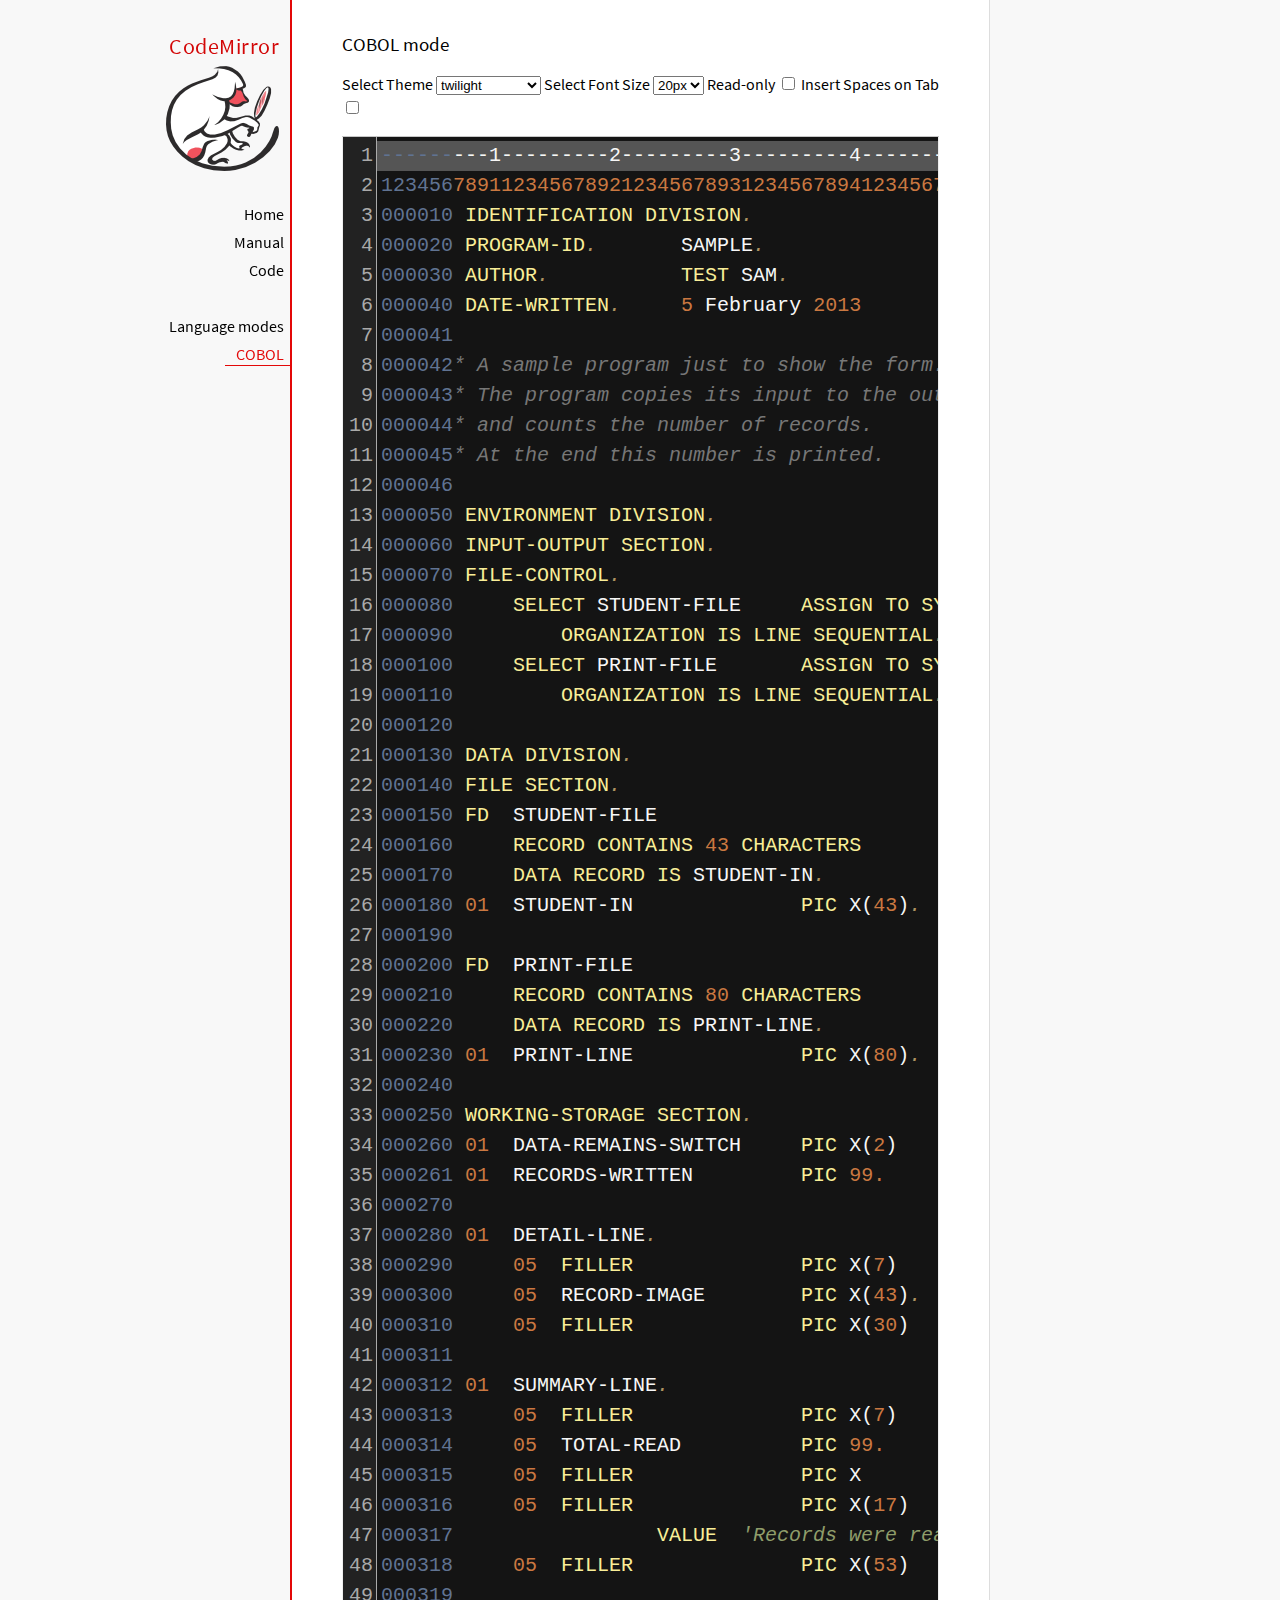
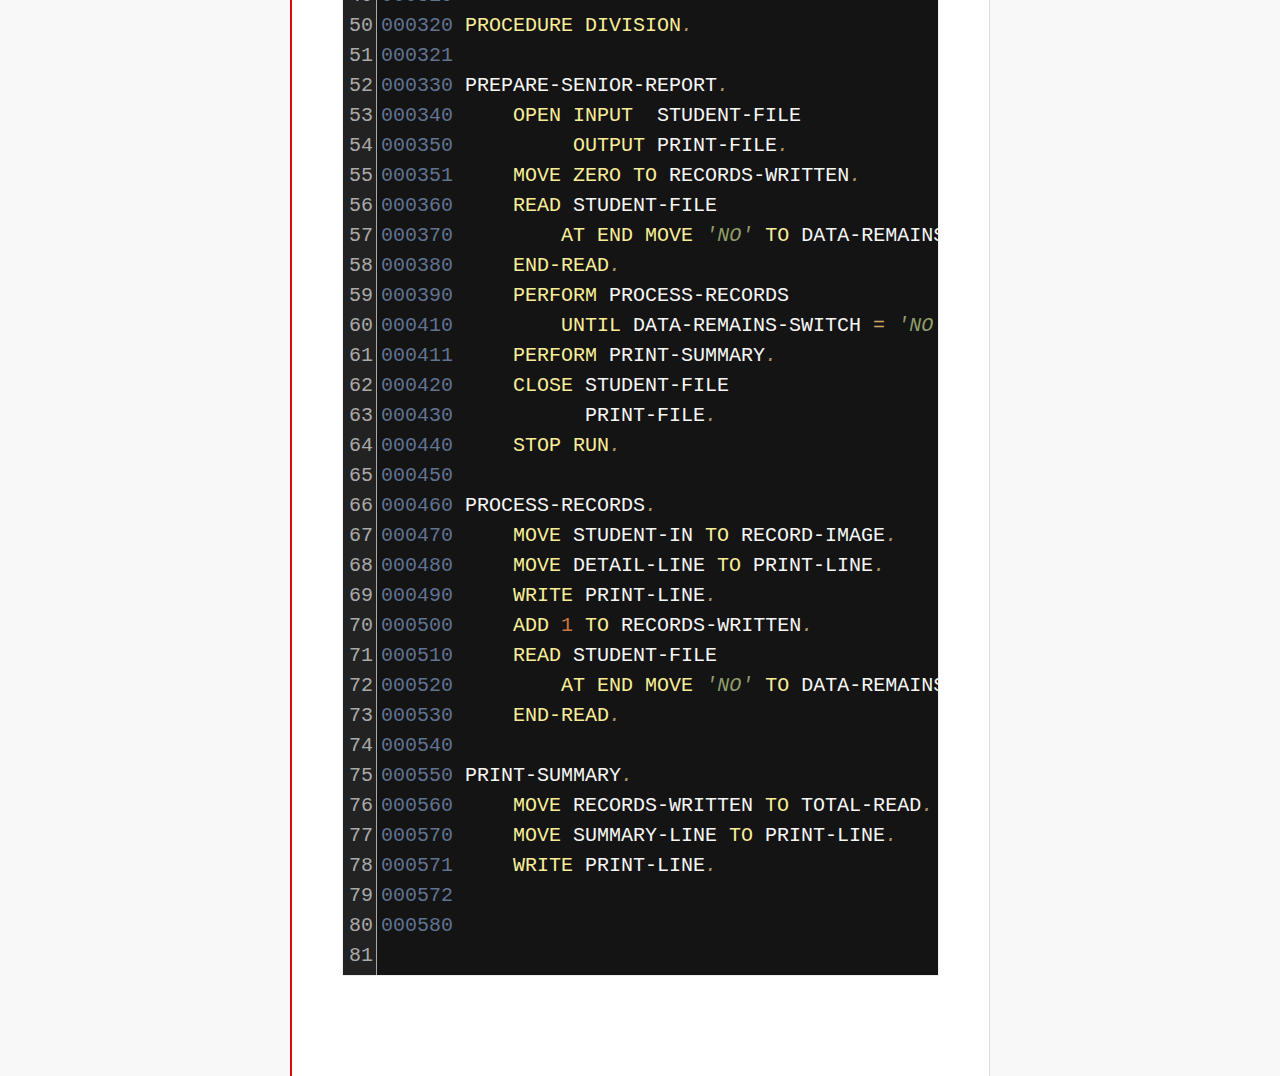
<file: codemirror/mode/cobol/index.html>
<!doctype html>

<title>CodeMirror: COBOL mode</title>
<meta charset="utf-8"/>
<link rel=stylesheet href="../../doc/docs.css">

<link rel="stylesheet" href="../../lib/codemirror.css">
<link rel="stylesheet" href="../../theme/neat.css">
<link rel="stylesheet" href="../../theme/elegant.css">
<link rel="stylesheet" href="../../theme/erlang-dark.css">
<link rel="stylesheet" href="../../theme/night.css">
<link rel="stylesheet" href="../../theme/monokai.css">
<link rel="stylesheet" href="../../theme/cobalt.css">
<link rel="stylesheet" href="../../theme/eclipse.css">
<link rel="stylesheet" href="../../theme/rubyblue.css">
<link rel="stylesheet" href="../../theme/lesser-dark.css">
<link rel="stylesheet" href="../../theme/xq-dark.css">
<link rel="stylesheet" href="../../theme/xq-light.css">
<link rel="stylesheet" href="../../theme/ambiance.css">
<link rel="stylesheet" href="../../theme/blackboard.css">
<link rel="stylesheet" href="../../theme/vibrant-ink.css">
<link rel="stylesheet" href="../../theme/solarized.css">
<link rel="stylesheet" href="../../theme/twilight.css">
<link rel="stylesheet" href="../../theme/midnight.css">
<link rel="stylesheet" href="../../addon/dialog/dialog.css">
<script src="../../lib/codemirror.js"></script>
<script src="../../addon/edit/matchbrackets.js"></script>
<script src="cobol.js"></script>
<script src="../../addon/selection/active-line.js"></script>
<script src="../../addon/search/search.js"></script>
<script src="../../addon/dialog/dialog.js"></script>
<script src="../../addon/search/searchcursor.js"></script>
<style>
        .CodeMirror {
          border: 1px solid #eee;
          font-size : 20px;
          height : auto !important;
        }
        .CodeMirror-activeline-background {background: #555555 !important;}
    </style>
<div id=nav>
  <a href="https://codemirror.net/5"><h1>CodeMirror</h1><img id=logo src="../../doc/logo.png" alt=""></a>

  <ul>
    <li><a href="../../index.html">Home</a>
    <li><a href="../../doc/manual.html">Manual</a>
    <li><a href="https://github.com/codemirror/codemirror5">Code</a>
  </ul>
  <ul>
    <li><a href="../index.html">Language modes</a>
    <li><a class=active href="#">COBOL</a>
  </ul>
</div>

<article>
<h2>COBOL mode</h2>

    <p> Select Theme <select onchange="selectTheme()" id="selectTheme">
        <option>default</option>
        <option>ambiance</option>
        <option>blackboard</option>
        <option>cobalt</option>
        <option>eclipse</option>
        <option>elegant</option>
        <option>erlang-dark</option>
        <option>lesser-dark</option>
        <option>midnight</option>
        <option>monokai</option>
        <option>neat</option>
        <option>night</option>
        <option>rubyblue</option>
        <option>solarized dark</option>
        <option>solarized light</option>
        <option selected>twilight</option>
        <option>vibrant-ink</option>
        <option>xq-dark</option>
        <option>xq-light</option>
    </select>    Select Font Size <select onchange="selectFontsize()" id="selectFontSize">
          <option value="13px">13px</option>
          <option value="14px">14px</option>
          <option value="16px">16px</option>
          <option value="18px">18px</option>
          <option value="20px" selected="selected">20px</option>
          <option value="24px">24px</option>
          <option value="26px">26px</option>
          <option value="28px">28px</option>
          <option value="30px">30px</option>
          <option value="32px">32px</option>
          <option value="34px">34px</option>
          <option value="36px">36px</option>
        </select>
<label for="checkBoxReadOnly">Read-only</label>
<input type="checkbox" id="checkBoxReadOnly" onchange="selectReadOnly()">
<label for="id_tabToIndentSpace">Insert Spaces on Tab</label>
<input type="checkbox" id="id_tabToIndentSpace" onchange="tabToIndentSpace()">
</p>
<textarea id="code" name="code">
---------1---------2---------3---------4---------5---------6---------7---------8
12345678911234567892123456789312345678941234567895123456789612345678971234567898
000010 IDENTIFICATION DIVISION.                                        MODTGHERE
000020 PROGRAM-ID.       SAMPLE.
000030 AUTHOR.           TEST SAM. 
000040 DATE-WRITTEN.     5 February 2013
000041
000042* A sample program just to show the form.
000043* The program copies its input to the output,
000044* and counts the number of records.
000045* At the end this number is printed.
000046
000050 ENVIRONMENT DIVISION.
000060 INPUT-OUTPUT SECTION.
000070 FILE-CONTROL.
000080     SELECT STUDENT-FILE     ASSIGN TO SYSIN
000090         ORGANIZATION IS LINE SEQUENTIAL.
000100     SELECT PRINT-FILE       ASSIGN TO SYSOUT
000110         ORGANIZATION IS LINE SEQUENTIAL.
000120
000130 DATA DIVISION.
000140 FILE SECTION.
000150 FD  STUDENT-FILE
000160     RECORD CONTAINS 43 CHARACTERS
000170     DATA RECORD IS STUDENT-IN.
000180 01  STUDENT-IN              PIC X(43).
000190
000200 FD  PRINT-FILE
000210     RECORD CONTAINS 80 CHARACTERS
000220     DATA RECORD IS PRINT-LINE.
000230 01  PRINT-LINE              PIC X(80).
000240
000250 WORKING-STORAGE SECTION.
000260 01  DATA-REMAINS-SWITCH     PIC X(2)      VALUE SPACES.
000261 01  RECORDS-WRITTEN         PIC 99.
000270
000280 01  DETAIL-LINE.
000290     05  FILLER              PIC X(7)      VALUE SPACES.
000300     05  RECORD-IMAGE        PIC X(43).
000310     05  FILLER              PIC X(30)     VALUE SPACES.
000311 
000312 01  SUMMARY-LINE.
000313     05  FILLER              PIC X(7)      VALUE SPACES.
000314     05  TOTAL-READ          PIC 99.
000315     05  FILLER              PIC X         VALUE SPACE.
000316     05  FILLER              PIC X(17)     
000317                 VALUE  'Records were read'.
000318     05  FILLER              PIC X(53)     VALUE SPACES.
000319
000320 PROCEDURE DIVISION.
000321
000330 PREPARE-SENIOR-REPORT.
000340     OPEN INPUT  STUDENT-FILE
000350          OUTPUT PRINT-FILE.
000351     MOVE ZERO TO RECORDS-WRITTEN.
000360     READ STUDENT-FILE
000370         AT END MOVE 'NO' TO DATA-REMAINS-SWITCH
000380     END-READ.
000390     PERFORM PROCESS-RECORDS
000410         UNTIL DATA-REMAINS-SWITCH = 'NO'.
000411     PERFORM PRINT-SUMMARY.
000420     CLOSE STUDENT-FILE
000430           PRINT-FILE.
000440     STOP RUN.
000450
000460 PROCESS-RECORDS.
000470     MOVE STUDENT-IN TO RECORD-IMAGE.
000480     MOVE DETAIL-LINE TO PRINT-LINE.
000490     WRITE PRINT-LINE.
000500     ADD 1 TO RECORDS-WRITTEN.
000510     READ STUDENT-FILE
000520         AT END MOVE 'NO' TO DATA-REMAINS-SWITCH
000530     END-READ. 
000540
000550 PRINT-SUMMARY.
000560     MOVE RECORDS-WRITTEN TO TOTAL-READ.
000570     MOVE SUMMARY-LINE TO PRINT-LINE.
000571     WRITE PRINT-LINE. 
000572
000580
</textarea>
    <script>
      var editor = CodeMirror.fromTextArea(document.getElementById("code"), {
        lineNumbers: true,
        matchBrackets: true,
        mode: "text/x-cobol",
        theme : "twilight",
        styleActiveLine: true,
        showCursorWhenSelecting : true,  
      });
      function selectTheme() {
        var themeInput = document.getElementById("selectTheme");
        var theme = themeInput.options[themeInput.selectedIndex].innerHTML;
        editor.setOption("theme", theme);
      }
      function selectFontsize() {
        var fontSizeInput = document.getElementById("selectFontSize");
        var fontSize = fontSizeInput.options[fontSizeInput.selectedIndex].innerHTML;
        editor.getWrapperElement().style.fontSize = fontSize;
        editor.refresh();
      }
      function selectReadOnly() {
        editor.setOption("readOnly", document.getElementById("checkBoxReadOnly").checked);
      }
      function tabToIndentSpace() {
        if (document.getElementById("id_tabToIndentSpace").checked) {
            editor.setOption("extraKeys", {Tab: function(cm) { cm.replaceSelection("    ", "end"); }});
        } else {
            editor.setOption("extraKeys", {Tab: function(cm) { cm.replaceSelection("    ", "end"); }});
        }
      }
    </script>
  </article>
</file>
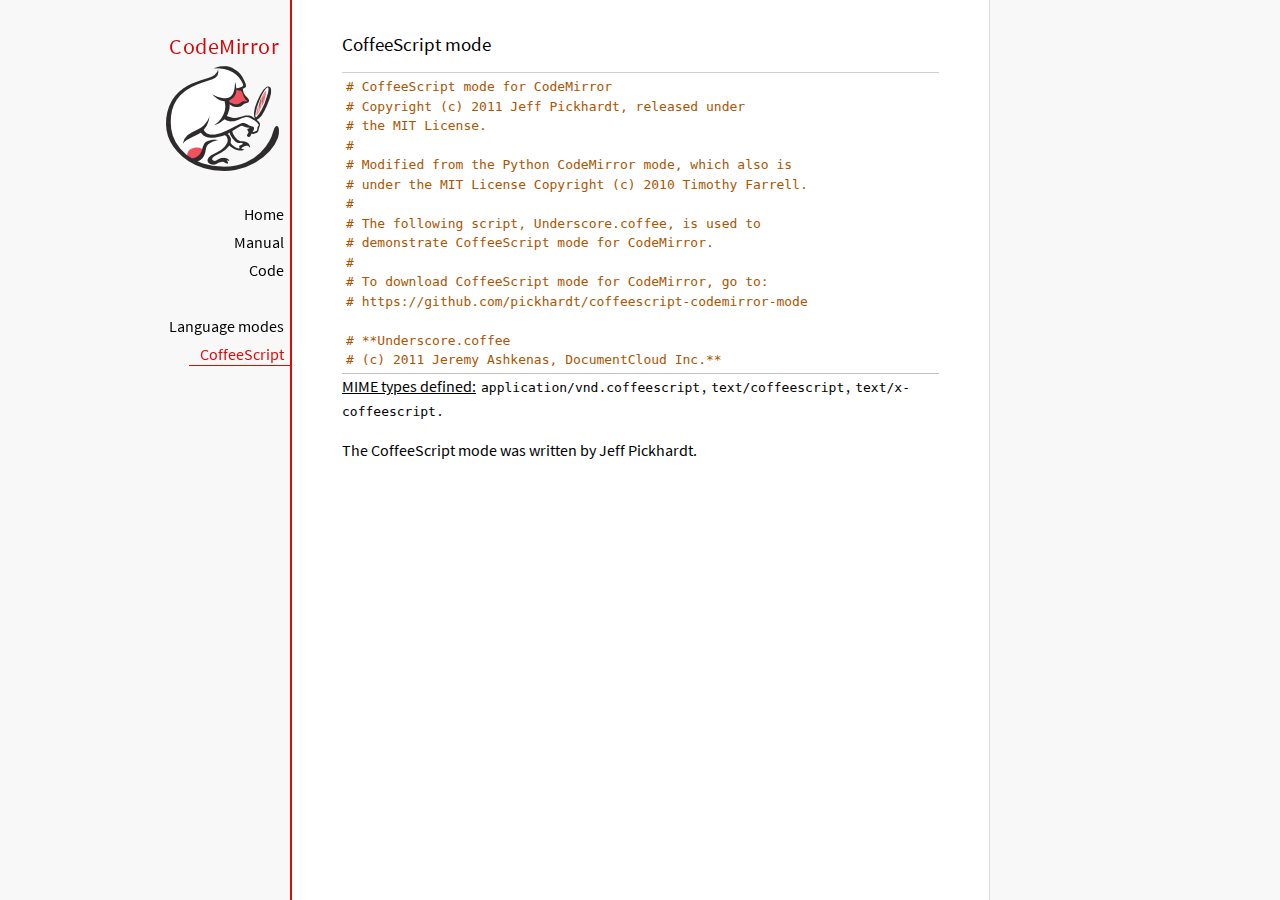
<file: codemirror/mode/coffeescript/index.html>
<!doctype html>

<title>CodeMirror: CoffeeScript mode</title>
<meta charset="utf-8"/>
<link rel=stylesheet href="../../doc/docs.css">

<link rel="stylesheet" href="../../lib/codemirror.css">
<script src="../../lib/codemirror.js"></script>
<script src="coffeescript.js"></script>
<style>.CodeMirror {border-top: 1px solid silver; border-bottom: 1px solid silver;}</style>
<div id=nav>
  <a href="https://codemirror.net/5"><h1>CodeMirror</h1><img id=logo src="../../doc/logo.png" alt=""></a>

  <ul>
    <li><a href="../../index.html">Home</a>
    <li><a href="../../doc/manual.html">Manual</a>
    <li><a href="https://github.com/codemirror/codemirror5">Code</a>
  </ul>
  <ul>
    <li><a href="../index.html">Language modes</a>
    <li><a class=active href="#">CoffeeScript</a>
  </ul>
</div>

<article>
<h2>CoffeeScript mode</h2>
<form><textarea id="code" name="code">
# CoffeeScript mode for CodeMirror
# Copyright (c) 2011 Jeff Pickhardt, released under
# the MIT License.
#
# Modified from the Python CodeMirror mode, which also is 
# under the MIT License Copyright (c) 2010 Timothy Farrell.
#
# The following script, Underscore.coffee, is used to 
# demonstrate CoffeeScript mode for CodeMirror.
#
# To download CoffeeScript mode for CodeMirror, go to:
# https://github.com/pickhardt/coffeescript-codemirror-mode

# **Underscore.coffee
# (c) 2011 Jeremy Ashkenas, DocumentCloud Inc.**
# Underscore is freely distributable under the terms of the
# [MIT license](http://en.wikipedia.org/wiki/MIT_License).
# Portions of Underscore are inspired by or borrowed from
# [Prototype.js](http://prototypejs.org/api), Oliver Steele's
# [Functional](http://osteele.com), and John Resig's
# [Micro-Templating](http://ejohn.org).
# For all details and documentation:
# http://documentcloud.github.com/underscore/


# Baseline setup
# --------------

# Establish the root object, `window` in the browser, or `global` on the server.
root = this


# Save the previous value of the `_` variable.
previousUnderscore = root._

### Multiline
    comment
###

# Establish the object that gets thrown to break out of a loop iteration.
# `StopIteration` is SOP on Mozilla.
breaker = if typeof(StopIteration) is 'undefined' then '__break__' else StopIteration


#### Docco style single line comment (title)


# Helper function to escape **RegExp** contents, because JS doesn't have one.
escapeRegExp = (string) -> string.replace(/([.*+?^${}()|[\]\/\\])/g, '\\$1')


# Save bytes in the minified (but not gzipped) version:
ArrayProto = Array.prototype
ObjProto = Object.prototype


# Create quick reference variables for speed access to core prototypes.
slice = ArrayProto.slice
unshift = ArrayProto.unshift
toString = ObjProto.toString
hasOwnProperty = ObjProto.hasOwnProperty
propertyIsEnumerable = ObjProto.propertyIsEnumerable


# All **ECMA5** native implementations we hope to use are declared here.
nativeForEach = ArrayProto.forEach
nativeMap = ArrayProto.map
nativeReduce = ArrayProto.reduce
nativeReduceRight = ArrayProto.reduceRight
nativeFilter = ArrayProto.filter
nativeEvery = ArrayProto.every
nativeSome = ArrayProto.some
nativeIndexOf = ArrayProto.indexOf
nativeLastIndexOf = ArrayProto.lastIndexOf
nativeIsArray = Array.isArray
nativeKeys = Object.keys


# Create a safe reference to the Underscore object for use below.
_ = (obj) -> new wrapper(obj)


# Export the Underscore object for **CommonJS**.
if typeof(exports) != 'undefined' then exports._ = _


# Export Underscore to global scope.
root._ = _


# Current version.
_.VERSION = '1.1.0'


# Collection Functions
# --------------------

# The cornerstone, an **each** implementation.
# Handles objects implementing **forEach**, arrays, and raw objects.
_.each = (obj, iterator, context) ->
  try
    if nativeForEach and obj.forEach is nativeForEach
      obj.forEach iterator, context
    else if _.isNumber obj.length
      iterator.call context, obj[i], i, obj for i in [0...obj.length]
    else
      iterator.call context, val, key, obj for own key, val of obj
  catch e
    throw e if e isnt breaker
  obj


# Return the results of applying the iterator to each element. Use JavaScript
# 1.6's version of **map**, if possible.
_.map = (obj, iterator, context) ->
  return obj.map(iterator, context) if nativeMap and obj.map is nativeMap
  results = []
  _.each obj, (value, index, list) ->
    results.push iterator.call context, value, index, list
  results


# **Reduce** builds up a single result from a list of values. Also known as
# **inject**, or **foldl**. Uses JavaScript 1.8's version of **reduce**, if possible.
_.reduce = (obj, iterator, memo, context) ->
  if nativeReduce and obj.reduce is nativeReduce
    iterator = _.bind iterator, context if context
    return obj.reduce iterator, memo
  _.each obj, (value, index, list) ->
    memo = iterator.call context, memo, value, index, list
  memo


# The right-associative version of **reduce**, also known as **foldr**. Uses
# JavaScript 1.8's version of **reduceRight**, if available.
_.reduceRight = (obj, iterator, memo, context) ->
  if nativeReduceRight and obj.reduceRight is nativeReduceRight
    iterator = _.bind iterator, context if context
    return obj.reduceRight iterator, memo
  reversed = _.clone(_.toArray(obj)).reverse()
  _.reduce reversed, iterator, memo, context


# Return the first value which passes a truth test.
_.detect = (obj, iterator, context) ->
  result = null
  _.each obj, (value, index, list) ->
    if iterator.call context, value, index, list
      result = value
      _.breakLoop()
  result


# Return all the elements that pass a truth test. Use JavaScript 1.6's
# **filter**, if it exists.
_.filter = (obj, iterator, context) ->
  return obj.filter iterator, context if nativeFilter and obj.filter is nativeFilter
  results = []
  _.each obj, (value, index, list) ->
    results.push value if iterator.call context, value, index, list
  results


# Return all the elements for which a truth test fails.
_.reject = (obj, iterator, context) ->
  results = []
  _.each obj, (value, index, list) ->
    results.push value if not iterator.call context, value, index, list
  results


# Determine whether all of the elements match a truth test. Delegate to
# JavaScript 1.6's **every**, if it is present.
_.every = (obj, iterator, context) ->
  iterator ||= _.identity
  return obj.every iterator, context if nativeEvery and obj.every is nativeEvery
  result = true
  _.each obj, (value, index, list) ->
    _.breakLoop() unless (result = result and iterator.call(context, value, index, list))
  result


# Determine if at least one element in the object matches a truth test. Use
# JavaScript 1.6's **some**, if it exists.
_.some = (obj, iterator, context) ->
  iterator ||= _.identity
  return obj.some iterator, context if nativeSome and obj.some is nativeSome
  result = false
  _.each obj, (value, index, list) ->
    _.breakLoop() if (result = iterator.call(context, value, index, list))
  result


# Determine if a given value is included in the array or object,
# based on `===`.
_.include = (obj, target) ->
  return _.indexOf(obj, target) isnt -1 if nativeIndexOf and obj.indexOf is nativeIndexOf
  return true for own key, val of obj when val is target
  false


# Invoke a method with arguments on every item in a collection.
_.invoke = (obj, method) ->
  args = _.rest arguments, 2
  (if method then val[method] else val).apply(val, args) for val in obj


# Convenience version of a common use case of **map**: fetching a property.
_.pluck = (obj, key) ->
  _.map(obj, (val) -> val[key])


# Return the maximum item or (item-based computation).
_.max = (obj, iterator, context) ->
  return Math.max.apply(Math, obj) if not iterator and _.isArray(obj)
  result = computed: -Infinity
  _.each obj, (value, index, list) ->
    computed = if iterator then iterator.call(context, value, index, list) else value
    computed >= result.computed and (result = {value: value, computed: computed})
  result.value


# Return the minimum element (or element-based computation).
_.min = (obj, iterator, context) ->
  return Math.min.apply(Math, obj) if not iterator and _.isArray(obj)
  result = computed: Infinity
  _.each obj, (value, index, list) ->
    computed = if iterator then iterator.call(context, value, index, list) else value
    computed < result.computed and (result = {value: value, computed: computed})
  result.value


# Sort the object's values by a criterion produced by an iterator.
_.sortBy = (obj, iterator, context) ->
  _.pluck(((_.map obj, (value, index, list) ->
    {value: value, criteria: iterator.call(context, value, index, list)}
  ).sort((left, right) ->
    a = left.criteria; b = right.criteria
    if a < b then -1 else if a > b then 1 else 0
  )), 'value')


# Use a comparator function to figure out at what index an object should
# be inserted so as to maintain order. Uses binary search.
_.sortedIndex = (array, obj, iterator) ->
  iterator ||= _.identity
  low = 0
  high = array.length
  while low < high
    mid = (low + high) >> 1
    if iterator(array[mid]) < iterator(obj) then low = mid + 1 else high = mid
  low


# Convert anything iterable into a real, live array.
_.toArray = (iterable) ->
  return [] if (!iterable)
  return iterable.toArray() if (iterable.toArray)
  return iterable if (_.isArray(iterable))
  return slice.call(iterable) if (_.isArguments(iterable))
  _.values(iterable)


# Return the number of elements in an object.
_.size = (obj) -> _.toArray(obj).length


# Array Functions
# ---------------

# Get the first element of an array. Passing `n` will return the first N
# values in the array. Aliased as **head**. The `guard` check allows it to work
# with **map**.
_.first = (array, n, guard) ->
  if n and not guard then slice.call(array, 0, n) else array[0]


# Returns everything but the first entry of the array. Aliased as **tail**.
# Especially useful on the arguments object. Passing an `index` will return
# the rest of the values in the array from that index onward. The `guard`
# check allows it to work with **map**.
_.rest = (array, index, guard) ->
  slice.call(array, if _.isUndefined(index) or guard then 1 else index)


# Get the last element of an array.
_.last = (array) -> array[array.length - 1]


# Trim out all falsy values from an array.
_.compact = (array) -> item for item in array when item


# Return a completely flattened version of an array.
_.flatten = (array) ->
  _.reduce array, (memo, value) ->
    return memo.concat(_.flatten(value)) if _.isArray value
    memo.push value
    memo
  , []


# Return a version of the array that does not contain the specified value(s).
_.without = (array) ->
  values = _.rest arguments
  val for val in _.toArray(array) when not _.include values, val


# Produce a duplicate-free version of the array. If the array has already
# been sorted, you have the option of using a faster algorithm.
_.uniq = (array, isSorted) ->
  memo = []
  for el, i in _.toArray array
    memo.push el if i is 0 || (if isSorted is true then _.last(memo) isnt el else not _.include(memo, el))
  memo


# Produce an array that contains every item shared between all the
# passed-in arrays.
_.intersect = (array) ->
  rest = _.rest arguments
  _.select _.uniq(array), (item) ->
    _.all rest, (other) ->
      _.indexOf(other, item) >= 0


# Zip together multiple lists into a single array -- elements that share
# an index go together.
_.zip = ->
  length = _.max _.pluck arguments, 'length'
  results = new Array length
  for i in [0...length]
    results[i] = _.pluck arguments, String i
  results


# If the browser doesn't supply us with **indexOf** (I'm looking at you, MSIE),
# we need this function. Return the position of the first occurrence of an
# item in an array, or -1 if the item is not included in the array.
_.indexOf = (array, item) ->
  return array.indexOf item if nativeIndexOf and array.indexOf is nativeIndexOf
  i = 0; l = array.length
  while l - i
    if array[i] is item then return i else i++
  -1


# Provide JavaScript 1.6's **lastIndexOf**, delegating to the native function,
# if possible.
_.lastIndexOf = (array, item) ->
  return array.lastIndexOf(item) if nativeLastIndexOf and array.lastIndexOf is nativeLastIndexOf
  i = array.length
  while i
    if array[i] is item then return i else i--
  -1


# Generate an integer Array containing an arithmetic progression. A port of
# [the native Python **range** function](http://docs.python.org/library/functions.html#range).
_.range = (start, stop, step) ->
  a = arguments
  solo = a.length <= 1
  i = start = if solo then 0 else a[0]
  stop = if solo then a[0] else a[1]
  step = a[2] or 1
  len = Math.ceil((stop - start) / step)
  return [] if len <= 0
  range = new Array len
  idx = 0
  loop
    return range if (if step > 0 then i - stop else stop - i) >= 0
    range[idx] = i
    idx++
    i+= step


# Function Functions
# ------------------

# Create a function bound to a given object (assigning `this`, and arguments,
# optionally). Binding with arguments is also known as **curry**.
_.bind = (func, obj) ->
  args = _.rest arguments, 2
  -> func.apply obj or root, args.concat arguments


# Bind all of an object's methods to that object. Useful for ensuring that
# all callbacks defined on an object belong to it.
_.bindAll = (obj) ->
  funcs = if arguments.length > 1 then _.rest(arguments) else _.functions(obj)
  _.each funcs, (f) -> obj[f] = _.bind obj[f], obj
  obj


# Delays a function for the given number of milliseconds, and then calls
# it with the arguments supplied.
_.delay = (func, wait) ->
  args = _.rest arguments, 2
  setTimeout((-> func.apply(func, args)), wait)


# Memoize an expensive function by storing its results.
_.memoize = (func, hasher) ->
  memo = {}
  hasher or= _.identity
  ->
    key = hasher.apply this, arguments
    return memo[key] if key of memo
    memo[key] = func.apply this, arguments


# Defers a function, scheduling it to run after the current call stack has
# cleared.
_.defer = (func) ->
  _.delay.apply _, [func, 1].concat _.rest arguments


# Returns the first function passed as an argument to the second,
# allowing you to adjust arguments, run code before and after, and
# conditionally execute the original function.
_.wrap = (func, wrapper) ->
  -> wrapper.apply wrapper, [func].concat arguments


# Returns a function that is the composition of a list of functions, each
# consuming the return value of the function that follows.
_.compose = ->
  funcs = arguments
  ->
    args = arguments
    for i in [funcs.length - 1..0] by -1
      args = [funcs[i].apply(this, args)]
    args[0]


# Object Functions
# ----------------

# Retrieve the names of an object's properties.
_.keys = nativeKeys or (obj) ->
  return _.range 0, obj.length if _.isArray(obj)
  key for key, val of obj


# Retrieve the values of an object's properties.
_.values = (obj) ->
  _.map obj, _.identity


# Return a sorted list of the function names available in Underscore.
_.functions = (obj) ->
  _.filter(_.keys(obj), (key) -> _.isFunction(obj[key])).sort()


# Extend a given object with all of the properties in a source object.
_.extend = (obj) ->
  for source in _.rest(arguments)
    obj[key] = val for key, val of source
  obj


# Create a (shallow-cloned) duplicate of an object.
_.clone = (obj) ->
  return obj.slice 0 if _.isArray obj
  _.extend {}, obj


# Invokes interceptor with the obj, and then returns obj.
# The primary purpose of this method is to "tap into" a method chain,
# in order to perform operations on intermediate results within
 the chain.
_.tap = (obj, interceptor) ->
  interceptor obj
  obj


# Perform a deep comparison to check if two objects are equal.
_.isEqual = (a, b) ->
  # Check object identity.
  return true if a is b
  # Different types?
  atype = typeof(a); btype = typeof(b)
  return false if atype isnt btype
  # Basic equality test (watch out for coercions).
  return true if `a == b`
  # One is falsy and the other truthy.
  return false if (!a and b) or (a and !b)
  # One of them implements an `isEqual()`?
  return a.isEqual(b) if a.isEqual
  # Check dates' integer values.
  return a.getTime() is b.getTime() if _.isDate(a) and _.isDate(b)
  # Both are NaN?
  return false if _.isNaN(a) and _.isNaN(b)
  # Compare regular expressions.
  if _.isRegExp(a) and _.isRegExp(b)
    return a.source is b.source and
           a.global is b.global and
           a.ignoreCase is b.ignoreCase and
           a.multiline is b.multiline
  # If a is not an object by this point, we can't handle it.
  return false if atype isnt 'object'
  # Check for different array lengths before comparing contents.
  return false if a.length and (a.length isnt b.length)
  # Nothing else worked, deep compare the contents.
  aKeys = _.keys(a); bKeys = _.keys(b)
  # Different object sizes?
  return false if aKeys.length isnt bKeys.length
  # Recursive comparison of contents.
  return false for key, val of a when !(key of b) or !_.isEqual(val, b[key])
  true


# Is a given array or object empty?
_.isEmpty = (obj) ->
  return obj.length is 0 if _.isArray(obj) or _.isString(obj)
  return false for own key of obj
  true


# Is a given value a DOM element?
_.isElement = (obj) -> obj and obj.nodeType is 1


# Is a given value an array?
_.isArray = nativeIsArray or (obj) -> !!(obj and obj.concat and obj.unshift and not obj.callee)


# Is a given variable an arguments object?
_.isArguments = (obj) -> obj and obj.callee


# Is the given value a function?
_.isFunction = (obj) -> !!(obj and obj.constructor and obj.call and obj.apply)


# Is the given value a string?
_.isString = (obj) -> !!(obj is '' or (obj and obj.charCodeAt and obj.substr))


# Is a given value a number?
_.isNumber = (obj) -> (obj is +obj) or toString.call(obj) is '[object Number]'


# Is a given value a boolean?
_.isBoolean = (obj) -> obj is true or obj is false


# Is a given value a Date?
_.isDate = (obj) -> !!(obj and obj.getTimezoneOffset and obj.setUTCFullYear)


# Is the given value a regular expression?
_.isRegExp = (obj) -> !!(obj and obj.exec and (obj.ignoreCase or obj.ignoreCase is false))


# Is the given value NaN -- this one is interesting. `NaN != NaN`, and
# `isNaN(undefined) == true`, so we make sure it's a number first.
_.isNaN = (obj) -> _.isNumber(obj) and window.isNaN(obj)


# Is a given value equal to null?
_.isNull = (obj) -> obj is null


# Is a given variable undefined?
_.isUndefined = (obj) -> typeof obj is 'undefined'


# Utility Functions
# -----------------

# Run Underscore.js in noConflict mode, returning the `_` variable to its
# previous owner. Returns a reference to the Underscore object.
_.noConflict = ->
  root._ = previousUnderscore
  this


# Keep the identity function around for default iterators.
_.identity = (value) -> value


# Run a function `n` times.
_.times = (n, iterator, context) ->
  iterator.call context, i for i in [0...n]


# Break out of the middle of an iteration.
_.breakLoop = -> throw breaker


# Add your own custom functions to the Underscore object, ensuring that
# they're correctly added to the OOP wrapper as well.
_.mixin = (obj) ->
  for name in _.functions(obj)
    addToWrapper name, _[name] = obj[name]


# Generate a unique integer id (unique within the entire client session).
# Useful for temporary DOM ids.
idCounter = 0
_.uniqueId = (prefix) ->
  (prefix or '') + idCounter++


# By default, Underscore uses **ERB**-style template delimiters, change the
# following template settings to use alternative delimiters.
_.templateSettings = {
  start: '<%'
  end: '%>'
  interpolate: /<%=(.+?)%>/g
}


# JavaScript templating a-la **ERB**, pilfered from John Resig's
# *Secrets of the JavaScript Ninja*, page 83.
# Single-quote fix from Rick Strahl.
# With alterations for arbitrary delimiters, and to preserve whitespace.
_.template = (str, data) ->
  c = _.templateSettings
  endMatch = new RegExp("'(?=[^"+c.end.substr(0, 1)+"]*"+escapeRegExp(c.end)+")","g")
  fn = new Function 'obj',
    'var p=[],print=function(){p.push.apply(p,arguments);};' +
    'with(obj||{}){p.push(\'' +
    str.replace(/\r/g, '\\r')
       .replace(/\n/g, '\\n')
       .replace(/\t/g, '\\t')
       .replace(endMatch,"���")
       .split("'").join("\\'")
       .split("���").join("'")
       .replace(c.interpolate, "',$1,'")
       .split(c.start).join("');")
       .split(c.end).join("p.push('") +
       "');}return p.join('');"
  if data then fn(data) else fn


# Aliases
# -------

_.forEach = _.each
_.foldl = _.inject = _.reduce
_.foldr = _.reduceRight
_.select = _.filter
_.all = _.every
_.any = _.some
_.contains = _.include
_.head = _.first
_.tail = _.rest
_.methods = _.functions


# Setup the OOP Wrapper
# ---------------------

# If Underscore is called as a function, it returns a wrapped object that
# can be used OO-style. This wrapper holds altered versions of all the
# underscore functions. Wrapped objects may be chained.
wrapper = (obj) ->
  this._wrapped = obj
  this


# Helper function to continue chaining intermediate results.
result = (obj, chain) ->
  if chain then _(obj).chain() else obj


# A method to easily add functions to the OOP wrapper.
addToWrapper = (name, func) ->
  wrapper.prototype[name] = ->
    args = _.toArray arguments
    unshift.call args, this._wrapped
    result func.apply(_, args), this._chain


# Add all ofthe Underscore functions to the wrapper object.
_.mixin _


# Add all mutator Array functions to the wrapper.
_.each ['pop', 'push', 'reverse', 'shift', 'sort', 'splice', 'unshift'], (name) ->
  method = Array.prototype[name]
  wrapper.prototype[name] = ->
    method.apply(this._wrapped, arguments)
    result(this._wrapped, this._chain)


# Add all accessor Array functions to the wrapper.
_.each ['concat', 'join', 'slice'], (name) ->
  method = Array.prototype[name]
  wrapper.prototype[name] = ->
    result(method.apply(this._wrapped, arguments), this._chain)


# Start chaining a wrapped Underscore object.
wrapper::chain = ->
  this._chain = true
  this


# Extracts the result from a wrapped and chained object.
wrapper::value = -> this._wrapped
</textarea></form>
    <script>
      var editor = CodeMirror.fromTextArea(document.getElementById("code"), {});
    </script>

    <p><strong>MIME types defined:</strong> <code>application/vnd.coffeescript</code>, <code>text/coffeescript</code>, <code>text/x-coffeescript</code>.</p>

    <p>The CoffeeScript mode was written by Jeff Pickhardt.</p>

  </article>
</file>
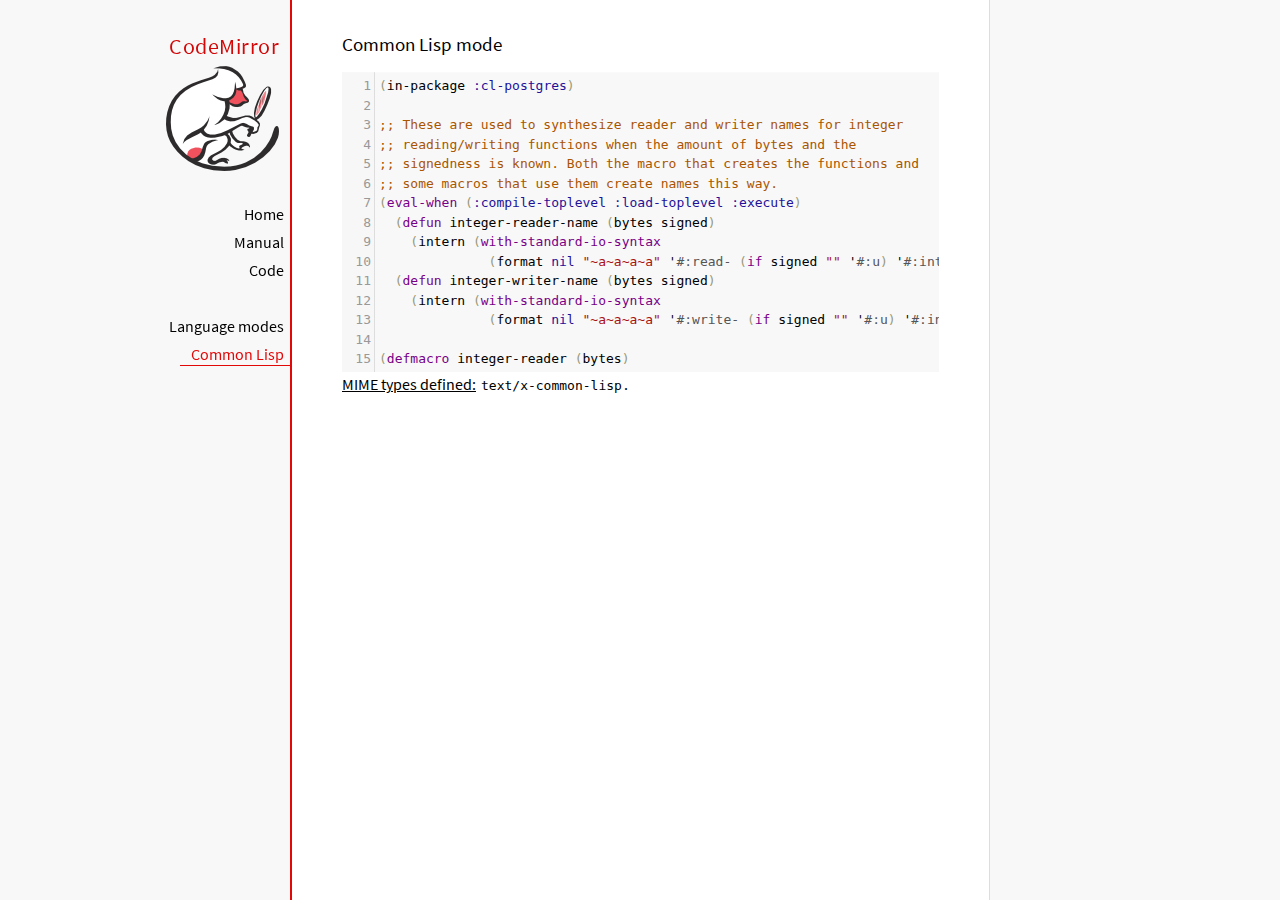
<file: codemirror/mode/commonlisp/index.html>
<!doctype html>

<title>CodeMirror: Common Lisp mode</title>
<meta charset="utf-8"/>
<link rel=stylesheet href="../../doc/docs.css">

<link rel="stylesheet" href="../../lib/codemirror.css">
<script src="../../lib/codemirror.js"></script>
<script src="commonlisp.js"></script>
<style>.CodeMirror {background: #f8f8f8;}</style>
<div id=nav>
  <a href="https://codemirror.net/5"><h1>CodeMirror</h1><img id=logo src="../../doc/logo.png" alt=""></a>

  <ul>
    <li><a href="../../index.html">Home</a>
    <li><a href="../../doc/manual.html">Manual</a>
    <li><a href="https://github.com/codemirror/codemirror5">Code</a>
  </ul>
  <ul>
    <li><a href="../index.html">Language modes</a>
    <li><a class=active href="#">Common Lisp</a>
  </ul>
</div>

<article>
<h2>Common Lisp mode</h2>
<form><textarea id="code" name="code">(in-package :cl-postgres)

;; These are used to synthesize reader and writer names for integer
;; reading/writing functions when the amount of bytes and the
;; signedness is known. Both the macro that creates the functions and
;; some macros that use them create names this way.
(eval-when (:compile-toplevel :load-toplevel :execute)
  (defun integer-reader-name (bytes signed)
    (intern (with-standard-io-syntax
              (format nil "~a~a~a~a" '#:read- (if signed "" '#:u) '#:int bytes))))
  (defun integer-writer-name (bytes signed)
    (intern (with-standard-io-syntax
              (format nil "~a~a~a~a" '#:write- (if signed "" '#:u) '#:int bytes)))))

(defmacro integer-reader (bytes)
  "Create a function to read integers from a binary stream."
  (let ((bits (* bytes 8)))
    (labels ((return-form (signed)
               (if signed
                   `(if (logbitp ,(1- bits) result)
                        (dpb result (byte ,(1- bits) 0) -1)
                        result)
                   `result))
             (generate-reader (signed)
               `(defun ,(integer-reader-name bytes signed) (socket)
                  (declare (type stream socket)
                           #.*optimize*)
                  ,(if (= bytes 1)
                       `(let ((result (the (unsigned-byte 8) (read-byte socket))))
                          (declare (type (unsigned-byte 8) result))
                          ,(return-form signed))
                       `(let ((result 0))
                          (declare (type (unsigned-byte ,bits) result))
                          ,@(loop :for byte :from (1- bytes) :downto 0
                                   :collect `(setf (ldb (byte 8 ,(* 8 byte)) result)
                                                   (the (unsigned-byte 8) (read-byte socket))))
                          ,(return-form signed))))))
      `(progn
;; This causes weird errors on SBCL in some circumstances. Disabled for now.
;;         (declaim (inline ,(integer-reader-name bytes t)
;;                          ,(integer-reader-name bytes nil)))
         (declaim (ftype (function (t) (signed-byte ,bits))
                         ,(integer-reader-name bytes t)))
         ,(generate-reader t)
         (declaim (ftype (function (t) (unsigned-byte ,bits))
                         ,(integer-reader-name bytes nil)))
         ,(generate-reader nil)))))

(defmacro integer-writer (bytes)
  "Create a function to write integers to a binary stream."
  (let ((bits (* 8 bytes)))
    `(progn
      (declaim (inline ,(integer-writer-name bytes t)
                       ,(integer-writer-name bytes nil)))
      (defun ,(integer-writer-name bytes nil) (socket value)
        (declare (type stream socket)
                 (type (unsigned-byte ,bits) value)
                 #.*optimize*)
        ,@(if (= bytes 1)
              `((write-byte value socket))
              (loop :for byte :from (1- bytes) :downto 0
                    :collect `(write-byte (ldb (byte 8 ,(* byte 8)) value)
                               socket)))
        (values))
      (defun ,(integer-writer-name bytes t) (socket value)
        (declare (type stream socket)
                 (type (signed-byte ,bits) value)
                 #.*optimize*)
        ,@(if (= bytes 1)
              `((write-byte (ldb (byte 8 0) value) socket))
              (loop :for byte :from (1- bytes) :downto 0
                    :collect `(write-byte (ldb (byte 8 ,(* byte 8)) value)
                               socket)))
        (values)))))

;; All the instances of the above that we need.

(integer-reader 1)
(integer-reader 2)
(integer-reader 4)
(integer-reader 8)

(integer-writer 1)
(integer-writer 2)
(integer-writer 4)

(defun write-bytes (socket bytes)
  "Write a byte-array to a stream."
  (declare (type stream socket)
           (type (simple-array (unsigned-byte 8)) bytes)
           #.*optimize*)
  (write-sequence bytes socket))

(defun write-str (socket string)
  "Write a null-terminated string to a stream \(encoding it when UTF-8
support is enabled.)."
  (declare (type stream socket)
           (type string string)
           #.*optimize*)
  (enc-write-string string socket)
  (write-uint1 socket 0))

(declaim (ftype (function (t unsigned-byte)
                          (simple-array (unsigned-byte 8) (*)))
                read-bytes))
(defun read-bytes (socket length)
  "Read a byte array of the given length from a stream."
  (declare (type stream socket)
           (type fixnum length)
           #.*optimize*)
  (let ((result (make-array length :element-type '(unsigned-byte 8))))
    (read-sequence result socket)
    result))

(declaim (ftype (function (t) string) read-str))
(defun read-str (socket)
  "Read a null-terminated string from a stream. Takes care of encoding
when UTF-8 support is enabled."
  (declare (type stream socket)
           #.*optimize*)
  (enc-read-string socket :null-terminated t))

(defun skip-bytes (socket length)
  "Skip a given number of bytes in a binary stream."
  (declare (type stream socket)
           (type (unsigned-byte 32) length)
           #.*optimize*)
  (dotimes (i length)
    (read-byte socket)))

(defun skip-str (socket)
  "Skip a null-terminated string."
  (declare (type stream socket)
           #.*optimize*)
  (loop :for char :of-type fixnum = (read-byte socket)
        :until (zerop char)))

(defun ensure-socket-is-closed (socket &amp;key abort)
  (when (open-stream-p socket)
    (handler-case
        (close socket :abort abort)
      (error (error)
        (warn "Ignoring the error which happened while trying to close PostgreSQL socket: ~A" error)))))
</textarea></form>
    <script>
      var editor = CodeMirror.fromTextArea(document.getElementById("code"), {lineNumbers: true});
    </script>

    <p><strong>MIME types defined:</strong> <code>text/x-common-lisp</code>.</p>

  </article>
</file>
<file: codemirror/doc/docs.css>
@font-face {
  font-family: 'Source Sans Pro';
  font-style: normal;
  font-weight: 400;
  src: local('Source Sans Pro'), local('SourceSansPro-Regular'), url(source_sans.woff) format('woff');
}

body, html { margin: 0; padding: 0; height: 100%; }
section, article { display: block; padding: 0; }

body {
  background: #f8f8f8;
  font-family: 'Source Sans Pro', Helvetica, Arial, sans-serif;
  line-height: 1.5;
}

p { margin-top: 0; }

h2, h3, h1 {
  font-weight: normal;
  margin-bottom: .7em;
}
h1 { font-size: 140%; }
h2 { font-size: 120%; }
h3 { font-size: 110%; }
article > h2:first-child, section:first-child > h2 { margin-top: 0; }

#nav h1 {
  margin-right: 12px;
  margin-top: 0;
  margin-bottom: 2px;
  color: #d30707;
  letter-spacing: .5px;
}

a, a:visited, a:link, .quasilink {
  color: #A21313;
}

em {
  padding-right: 2px;
}

.quasilink {
  cursor: pointer;
}

article {
  max-width: 700px;
  margin: 0 0 0 160px;
  border-left: 2px solid #E30808;
  border-right: 1px solid #ddd;
  padding: 30px 50px 100px 50px;
  background: white;
  z-index: 2;
  position: relative;
  min-height: 100%;
  box-sizing: border-box;
  -moz-box-sizing: border-box;
}

#nav {
  position: fixed;
  padding-top: 30px;
  max-height: 100%;
  box-sizing: -moz-border-box;
  box-sizing: border-box;
  overflow-y: auto;
  left: 0; right: none;
  width: 160px;
  text-align: right;
  z-index: 1;
}

@media screen and (min-width: 1000px) {
  article {
    margin: 0 auto;
  }
  #nav {
    right: 50%;
    width: auto;
    border-right: 349px solid transparent;
  }
}

#nav ul {
  display: block;
  margin: 0; padding: 0;
  margin-bottom: 32px;
}

#nav a {
  text-decoration: none;
}

#nav li {
  display: block;
  margin-bottom: 4px;
}

#nav li ul {
  font-size: 80%;
  margin-bottom: 0;
  display: none;
}

#nav li.active ul {
  display: block;
}

#nav li li a {
  padding-right: 20px;
  display: inline-block;
}

#nav ul a {
  color: black;
  padding: 0 7px 1px 11px;
}

#nav ul a.active, #nav ul a:hover {
  border-bottom: 1px solid #E30808;
  margin-bottom: -1px;
  color: #E30808;
}

#logo {
  border: 0;
  margin-right: 12px;
  margin-bottom: 25px;
}

section {
  border-top: 1px solid #E30808;
  margin: 1.5em 0;
}

section.first {
  border: none;
  margin-top: 0;
}

#demo {
  position: relative;
}

#demolist {
  position: absolute;
  right: 5px;
  top: 5px;
  z-index: 25;
}

.yinyang {
  position: absolute;
  top: -10px;
  left: 0; right: 0;
  margin: auto;
  display: block;
  height: 120px;
}

.actions {
  margin: 1em 0 0;
  min-height: 100px;
  position: relative;
}

@media screen and (max-width: 800px) {
  .actions {
    padding-top: 120px;
  }
  .actionsleft, .actionsright {
    float: none;
    text-align: left;
    margin-bottom: 1em;
  }
}

th {
  text-decoration: underline;
  font-weight: normal;
  text-align: left;
}

#features ul {
  list-style: none;
  margin: 0 0 1em;
  padding: 0 0 0 1.2em;
}

#features li:before {
  content: "-";
  width: 1em;
  display: inline-block;
  padding: 0;
  margin: 0;
  margin-left: -1em;
}

.rel {
  margin-bottom: 0;
}
.rel-note {
  margin-top: 0;
  color: #555;
}

pre {
  padding-left: 15px;
  border-left: 2px solid #ddd;
}

code {
  padding: 0 2px;
}

strong {
  text-decoration: underline;
  font-weight: normal;
}

.field {
  border: 1px solid #A21313;
}
</file>
<file: codemirror/lib/codemirror.css>
/* BASICS */

.CodeMirror {
  /* Set height, width, borders, and global font properties here */
  font-family: monospace;
  height: 300px;
  color: black;
  direction: ltr;
}

/* PADDING */

.CodeMirror-lines {
  padding: 4px 0; /* Vertical padding around content */
}
.CodeMirror pre.CodeMirror-line,
.CodeMirror pre.CodeMirror-line-like {
  padding: 0 4px; /* Horizontal padding of content */
}

.CodeMirror-scrollbar-filler, .CodeMirror-gutter-filler {
  background-color: white; /* The little square between H and V scrollbars */
}

/* GUTTER */

.CodeMirror-gutters {
  border-right: 1px solid #ddd;
  background-color: #f7f7f7;
  white-space: nowrap;
}
.CodeMirror-linenumbers {}
.CodeMirror-linenumber {
  padding: 0 3px 0 5px;
  min-width: 20px;
  text-align: right;
  color: #999;
  white-space: nowrap;
}

.CodeMirror-guttermarker { color: black; }
.CodeMirror-guttermarker-subtle { color: #999; }

/* CURSOR */

.CodeMirror-cursor {
  border-left: 1px solid black;
  border-right: none;
  width: 0;
}
/* Shown when moving in bi-directional text */
.CodeMirror div.CodeMirror-secondarycursor {
  border-left: 1px solid silver;
}
.cm-fat-cursor .CodeMirror-cursor {
  width: auto;
  border: 0 !important;
  background: #7e7;
}
.cm-fat-cursor div.CodeMirror-cursors {
  z-index: 1;
}
.cm-fat-cursor .CodeMirror-line::selection,
.cm-fat-cursor .CodeMirror-line > span::selection, 
.cm-fat-cursor .CodeMirror-line > span > span::selection { background: transparent; }
.cm-fat-cursor .CodeMirror-line::-moz-selection,
.cm-fat-cursor .CodeMirror-line > span::-moz-selection,
.cm-fat-cursor .CodeMirror-line > span > span::-moz-selection { background: transparent; }
.cm-fat-cursor { caret-color: transparent; }
@-moz-keyframes blink {
  0% {}
  50% { background-color: transparent; }
  100% {}
}
@-webkit-keyframes blink {
  0% {}
  50% { background-color: transparent; }
  100% {}
}
@keyframes blink {
  0% {}
  50% { background-color: transparent; }
  100% {}
}

/* Can style cursor different in overwrite (non-insert) mode */
.CodeMirror-overwrite .CodeMirror-cursor {}

.cm-tab { display: inline-block; text-decoration: inherit; }

.CodeMirror-rulers {
  position: absolute;
  left: 0; right: 0; top: -50px; bottom: 0;
  overflow: hidden;
}
.CodeMirror-ruler {
  border-left: 1px solid #ccc;
  top: 0; bottom: 0;
  position: absolute;
}

/* DEFAULT THEME */

.cm-s-default .cm-header {color: blue;}
.cm-s-default .cm-quote {color: #090;}
.cm-negative {color: #d44;}
.cm-positive {color: #292;}
.cm-header, .cm-strong {font-weight: bold;}
.cm-em {font-style: italic;}
.cm-link {text-decoration: underline;}
.cm-strikethrough {text-decoration: line-through;}

.cm-s-default .cm-keyword {color: #708;}
.cm-s-default .cm-atom {color: #219;}
.cm-s-default .cm-number {color: #164;}
.cm-s-default .cm-def {color: #00f;}
.cm-s-default .cm-variable,
.cm-s-default .cm-punctuation,
.cm-s-default .cm-property,
.cm-s-default .cm-operator {}
.cm-s-default .cm-variable-2 {color: #05a;}
.cm-s-default .cm-variable-3, .cm-s-default .cm-type {color: #085;}
.cm-s-default .cm-comment {color: #a50;}
.cm-s-default .cm-string {color: #a11;}
.cm-s-default .cm-string-2 {color: #f50;}
.cm-s-default .cm-meta {color: #555;}
.cm-s-default .cm-qualifier {color: #555;}
.cm-s-default .cm-builtin {color: #30a;}
.cm-s-default .cm-bracket {color: #997;}
.cm-s-default .cm-tag {color: #170;}
.cm-s-default .cm-attribute {color: #00c;}
.cm-s-default .cm-hr {color: #999;}
.cm-s-default .cm-link {color: #00c;}

.cm-s-default .cm-error {color: #f00;}
.cm-invalidchar {color: #f00;}

.CodeMirror-composing { border-bottom: 2px solid; }

/* Default styles for common addons */

div.CodeMirror span.CodeMirror-matchingbracket {color: #0b0;}
div.CodeMirror span.CodeMirror-nonmatchingbracket {color: #a22;}
.CodeMirror-matchingtag { background: rgba(255, 150, 0, .3); }
.CodeMirror-activeline-background {background: #e8f2ff;}

/* STOP */

/* The rest of this file contains styles related to the mechanics of
   the editor. You probably shouldn't touch them. */

.CodeMirror {
  position: relative;
  overflow: hidden;
  background: white;
}

.CodeMirror-scroll {
  overflow: scroll !important; /* Things will break if this is overridden */
  /* 50px is the magic margin used to hide the element's real scrollbars */
  /* See overflow: hidden in .CodeMirror */
  margin-bottom: -50px; margin-right: -50px;
  padding-bottom: 50px;
  height: 100%;
  outline: none; /* Prevent dragging from highlighting the element */
  position: relative;
  z-index: 0;
}
.CodeMirror-sizer {
  position: relative;
  border-right: 50px solid transparent;
}

/* The fake, visible scrollbars. Used to force redraw during scrolling
   before actual scrolling happens, thus preventing shaking and
   flickering artifacts. */
.CodeMirror-vscrollbar, .CodeMirror-hscrollbar, .CodeMirror-scrollbar-filler, .CodeMirror-gutter-filler {
  position: absolute;
  z-index: 6;
  display: none;
  outline: none;
}
.CodeMirror-vscrollbar {
  right: 0; top: 0;
  overflow-x: hidden;
  overflow-y: scroll;
}
.CodeMirror-hscrollbar {
  bottom: 0; left: 0;
  overflow-y: hidden;
  overflow-x: scroll;
}
.CodeMirror-scrollbar-filler {
  right: 0; bottom: 0;
}
.CodeMirror-gutter-filler {
  left: 0; bottom: 0;
}

.CodeMirror-gutters {
  position: absolute; left: 0; top: 0;
  min-height: 100%;
  z-index: 3;
}
.CodeMirror-gutter {
  white-space: normal;
  height: 100%;
  display: inline-block;
  vertical-align: top;
  margin-bottom: -50px;
}
.CodeMirror-gutter-wrapper {
  position: absolute;
  z-index: 4;
  background: none !important;
  border: none !important;
}
.CodeMirror-gutter-background {
  position: absolute;
  top: 0; bottom: 0;
  z-index: 4;
}
.CodeMirror-gutter-elt {
  position: absolute;
  cursor: default;
  z-index: 4;
}
.CodeMirror-gutter-wrapper ::selection { background-color: transparent }
.CodeMirror-gutter-wrapper ::-moz-selection { background-color: transparent }

.CodeMirror-lines {
  cursor: text;
  min-height: 1px; /* prevents collapsing before first draw */
}
.CodeMirror pre.CodeMirror-line,
.CodeMirror pre.CodeMirror-line-like {
  /* Reset some styles that the rest of the page might have set */
  -moz-border-radius: 0; -webkit-border-radius: 0; border-radius: 0;
  border-width: 0;
  background: transparent;
  font-family: inherit;
  font-size: inherit;
  margin: 0;
  white-space: pre;
  word-wrap: normal;
  line-height: inherit;
  color: inherit;
  z-index: 2;
  position: relative;
  overflow: visible;
  -webkit-tap-highlight-color: transparent;
  -webkit-font-variant-ligatures: contextual;
  font-variant-ligatures: contextual;
}
.CodeMirror-wrap pre.CodeMirror-line,
.CodeMirror-wrap pre.CodeMirror-line-like {
  word-wrap: break-word;
  white-space: pre-wrap;
  word-break: normal;
}

.CodeMirror-linebackground {
  position: absolute;
  left: 0; right: 0; top: 0; bottom: 0;
  z-index: 0;
}

.CodeMirror-linewidget {
  position: relative;
  z-index: 2;
  padding: 0.1px; /* Force widget margins to stay inside of the container */
}

.CodeMirror-widget {}

.CodeMirror-rtl pre { direction: rtl; }

.CodeMirror-code {
  outline: none;
}

/* Force content-box sizing for the elements where we expect it */
.CodeMirror-scroll,
.CodeMirror-sizer,
.CodeMirror-gutter,
.CodeMirror-gutters,
.CodeMirror-linenumber {
  -moz-box-sizing: content-box;
  box-sizing: content-box;
}

.CodeMirror-measure {
  position: absolute;
  width: 100%;
  height: 0;
  overflow: hidden;
  visibility: hidden;
}

.CodeMirror-cursor {
  position: absolute;
  pointer-events: none;
}
.CodeMirror-measure pre { position: static; }

div.CodeMirror-cursors {
  visibility: hidden;
  position: relative;
  z-index: 3;
}
div.CodeMirror-dragcursors {
  visibility: visible;
}

.CodeMirror-focused div.CodeMirror-cursors {
  visibility: visible;
}

.CodeMirror-selected { background: #d9d9d9; }
.CodeMirror-focused .CodeMirror-selected { background: #d7d4f0; }
.CodeMirror-crosshair { cursor: crosshair; }
.CodeMirror-line::selection, .CodeMirror-line > span::selection, .CodeMirror-line > span > span::selection { background: #d7d4f0; }
.CodeMirror-line::-moz-selection, .CodeMirror-line > span::-moz-selection, .CodeMirror-line > span > span::-moz-selection { background: #d7d4f0; }

.cm-searching {
  background-color: #ffa;
  background-color: rgba(255, 255, 0, .4);
}

/* Used to force a border model for a node */
.cm-force-border { padding-right: .1px; }

@media print {
  /* Hide the cursor when printing */
  .CodeMirror div.CodeMirror-cursors {
    visibility: hidden;
  }
}

/* See issue #2901 */
.cm-tab-wrap-hack:after { content: ''; }

/* Help users use markselection to safely style text background */
span.CodeMirror-selectedtext { background: none; }
</file>
<file: codemirror/test/mode_test.css>
.mt-output .mt-token {
  border: 1px solid #ddd;
  white-space: pre;
  font-family: "Consolas", monospace;
  text-align: center;
}

.mt-output .mt-style {
  font-size: x-small;
}

.mt-output .mt-state {
  font-size: x-small;
  vertical-align: top;
}

.mt-output .mt-state-row {
  display: none;
}

.mt-state-unhide .mt-output .mt-state-row {
  display: table-row;
}
</file>
<file: codemirror/addon/hint/show-hint.css>
.CodeMirror-hints {
  position: absolute;
  z-index: 10;
  overflow: hidden;
  list-style: none;

  margin: 0;
  padding: 2px;

  -webkit-box-shadow: 2px 3px 5px rgba(0,0,0,.2);
  -moz-box-shadow: 2px 3px 5px rgba(0,0,0,.2);
  box-shadow: 2px 3px 5px rgba(0,0,0,.2);
  border-radius: 3px;
  border: 1px solid silver;

  background: white;
  font-size: 90%;
  font-family: monospace;

  max-height: 20em;
  overflow-y: auto;
  box-sizing: border-box;
}

.CodeMirror-hint {
  margin: 0;
  padding: 0 4px;
  border-radius: 2px;
  white-space: pre;
  color: black;
  cursor: pointer;
}

li.CodeMirror-hint-active {
  background: #08f;
  color: white;
}
</file>
<file: codemirror/theme/neat.css>
.cm-s-neat span.cm-comment { color: #a86; }
.cm-s-neat span.cm-keyword { line-height: 1em; font-weight: bold; color: blue; }
.cm-s-neat span.cm-string { color: #a22; }
.cm-s-neat span.cm-builtin { line-height: 1em; font-weight: bold; color: #077; }
.cm-s-neat span.cm-special { line-height: 1em; font-weight: bold; color: #0aa; }
.cm-s-neat span.cm-variable { color: black; }
.cm-s-neat span.cm-number, .cm-s-neat span.cm-atom { color: #3a3; }
.cm-s-neat span.cm-meta { color: #555; }
.cm-s-neat span.cm-link { color: #3a3; }

.cm-s-neat .CodeMirror-activeline-background { background: #e8f2ff; }
.cm-s-neat .CodeMirror-matchingbracket { outline:1px solid grey; color:black !important; }
</file>
<file: codemirror/theme/elegant.css>
.cm-s-elegant span.cm-number, .cm-s-elegant span.cm-string, .cm-s-elegant span.cm-atom { color: #762; }
.cm-s-elegant span.cm-comment { color: #262; font-style: italic; line-height: 1em; }
.cm-s-elegant span.cm-meta { color: #555; font-style: italic; line-height: 1em; }
.cm-s-elegant span.cm-variable { color: black; }
.cm-s-elegant span.cm-variable-2 { color: #b11; }
.cm-s-elegant span.cm-qualifier { color: #555; }
.cm-s-elegant span.cm-keyword { color: #730; }
.cm-s-elegant span.cm-builtin { color: #30a; }
.cm-s-elegant span.cm-link { color: #762; }
.cm-s-elegant span.cm-error { background-color: #fdd; }

.cm-s-elegant .CodeMirror-activeline-background { background: #e8f2ff; }
.cm-s-elegant .CodeMirror-matchingbracket { outline:1px solid grey; color:black !important; }
</file>
<file: codemirror/theme/erlang-dark.css>
.cm-s-erlang-dark.CodeMirror { background: #002240; color: white; }
.cm-s-erlang-dark div.CodeMirror-selected { background: #b36539; }
.cm-s-erlang-dark .CodeMirror-line::selection, .cm-s-erlang-dark .CodeMirror-line > span::selection, .cm-s-erlang-dark .CodeMirror-line > span > span::selection { background: rgba(179, 101, 57, .99); }
.cm-s-erlang-dark .CodeMirror-line::-moz-selection, .cm-s-erlang-dark .CodeMirror-line > span::-moz-selection, .cm-s-erlang-dark .CodeMirror-line > span > span::-moz-selection { background: rgba(179, 101, 57, .99); }
.cm-s-erlang-dark .CodeMirror-gutters { background: #002240; border-right: 1px solid #aaa; }
.cm-s-erlang-dark .CodeMirror-guttermarker { color: white; }
.cm-s-erlang-dark .CodeMirror-guttermarker-subtle { color: #d0d0d0; }
.cm-s-erlang-dark .CodeMirror-linenumber { color: #d0d0d0; }
.cm-s-erlang-dark .CodeMirror-cursor { border-left: 1px solid white; }

.cm-s-erlang-dark span.cm-quote      { color: #ccc; }
.cm-s-erlang-dark span.cm-atom       { color: #f133f1; }
.cm-s-erlang-dark span.cm-attribute  { color: #ff80e1; }
.cm-s-erlang-dark span.cm-bracket    { color: #ff9d00; }
.cm-s-erlang-dark span.cm-builtin    { color: #eaa; }
.cm-s-erlang-dark span.cm-comment    { color: #77f; }
.cm-s-erlang-dark span.cm-def        { color: #e7a; }
.cm-s-erlang-dark span.cm-keyword    { color: #ffee80; }
.cm-s-erlang-dark span.cm-meta       { color: #50fefe; }
.cm-s-erlang-dark span.cm-number     { color: #ffd0d0; }
.cm-s-erlang-dark span.cm-operator   { color: #d55; }
.cm-s-erlang-dark span.cm-property   { color: #ccc; }
.cm-s-erlang-dark span.cm-qualifier  { color: #ccc; }
.cm-s-erlang-dark span.cm-special    { color: #ffbbbb; }
.cm-s-erlang-dark span.cm-string     { color: #3ad900; }
.cm-s-erlang-dark span.cm-string-2   { color: #ccc; }
.cm-s-erlang-dark span.cm-tag        { color: #9effff; }
.cm-s-erlang-dark span.cm-variable   { color: #50fe50; }
.cm-s-erlang-dark span.cm-variable-2 { color: #e0e; }
.cm-s-erlang-dark span.cm-variable-3, .cm-s-erlang-dark span.cm-type { color: #ccc; }
.cm-s-erlang-dark span.cm-error      { color: #9d1e15; }

.cm-s-erlang-dark .CodeMirror-activeline-background { background: #013461; }
.cm-s-erlang-dark .CodeMirror-matchingbracket { outline:1px solid grey; color:white !important; }
</file>
<file: codemirror/theme/night.css>
/* Loosely based on the Midnight Textmate theme */

.cm-s-night.CodeMirror { background: #0a001f; color: #f8f8f8; }
.cm-s-night div.CodeMirror-selected { background: #447; }
.cm-s-night .CodeMirror-line::selection, .cm-s-night .CodeMirror-line > span::selection, .cm-s-night .CodeMirror-line > span > span::selection { background: rgba(68, 68, 119, .99); }
.cm-s-night .CodeMirror-line::-moz-selection, .cm-s-night .CodeMirror-line > span::-moz-selection, .cm-s-night .CodeMirror-line > span > span::-moz-selection { background: rgba(68, 68, 119, .99); }
.cm-s-night .CodeMirror-gutters { background: #0a001f; border-right: 1px solid #aaa; }
.cm-s-night .CodeMirror-guttermarker { color: white; }
.cm-s-night .CodeMirror-guttermarker-subtle { color: #bbb; }
.cm-s-night .CodeMirror-linenumber { color: #f8f8f8; }
.cm-s-night .CodeMirror-cursor { border-left: 1px solid white; }

.cm-s-night span.cm-comment { color: #8900d1; }
.cm-s-night span.cm-atom { color: #845dc4; }
.cm-s-night span.cm-number, .cm-s-night span.cm-attribute { color: #ffd500; }
.cm-s-night span.cm-keyword { color: #599eff; }
.cm-s-night span.cm-string { color: #37f14a; }
.cm-s-night span.cm-meta { color: #7678e2; }
.cm-s-night span.cm-variable-2, .cm-s-night span.cm-tag { color: #99b2ff; }
.cm-s-night span.cm-variable-3, .cm-s-night span.cm-def, .cm-s-night span.cm-type { color: white; }
.cm-s-night span.cm-bracket { color: #8da6ce; }
.cm-s-night span.cm-builtin, .cm-s-night span.cm-special { color: #ff9e59; }
.cm-s-night span.cm-link { color: #845dc4; }
.cm-s-night span.cm-error { color: #9d1e15; }

.cm-s-night .CodeMirror-activeline-background { background: #1C005A; }
.cm-s-night .CodeMirror-matchingbracket { outline:1px solid grey; color:white !important; }
</file>
<file: codemirror/theme/monokai.css>
/* Based on Sublime Text's Monokai theme */

.cm-s-monokai.CodeMirror { background: #272822; color: #f8f8f2; }
.cm-s-monokai div.CodeMirror-selected { background: #49483E; }
.cm-s-monokai .CodeMirror-line::selection, .cm-s-monokai .CodeMirror-line > span::selection, .cm-s-monokai .CodeMirror-line > span > span::selection { background: rgba(73, 72, 62, .99); }
.cm-s-monokai .CodeMirror-line::-moz-selection, .cm-s-monokai .CodeMirror-line > span::-moz-selection, .cm-s-monokai .CodeMirror-line > span > span::-moz-selection { background: rgba(73, 72, 62, .99); }
.cm-s-monokai .CodeMirror-gutters { background: #272822; border-right: 0px; }
.cm-s-monokai .CodeMirror-guttermarker { color: white; }
.cm-s-monokai .CodeMirror-guttermarker-subtle { color: #d0d0d0; }
.cm-s-monokai .CodeMirror-linenumber { color: #d0d0d0; }
.cm-s-monokai .CodeMirror-cursor { border-left: 1px solid #f8f8f0; }

.cm-s-monokai span.cm-comment { color: #75715e; }
.cm-s-monokai span.cm-atom { color: #ae81ff; }
.cm-s-monokai span.cm-number { color: #ae81ff; }

.cm-s-monokai span.cm-comment.cm-attribute { color: #97b757; }
.cm-s-monokai span.cm-comment.cm-def { color: #bc9262; }
.cm-s-monokai span.cm-comment.cm-tag { color: #bc6283; }
.cm-s-monokai span.cm-comment.cm-type { color: #5998a6; }

.cm-s-monokai span.cm-property, .cm-s-monokai span.cm-attribute { color: #a6e22e; }
.cm-s-monokai span.cm-keyword { color: #f92672; }
.cm-s-monokai span.cm-builtin { color: #66d9ef; }
.cm-s-monokai span.cm-string { color: #e6db74; }

.cm-s-monokai span.cm-variable { color: #f8f8f2; }
.cm-s-monokai span.cm-variable-2 { color: #9effff; }
.cm-s-monokai span.cm-variable-3, .cm-s-monokai span.cm-type { color: #66d9ef; }
.cm-s-monokai span.cm-def { color: #fd971f; }
.cm-s-monokai span.cm-bracket { color: #f8f8f2; }
.cm-s-monokai span.cm-tag { color: #f92672; }
.cm-s-monokai span.cm-header { color: #ae81ff; }
.cm-s-monokai span.cm-link { color: #ae81ff; }
.cm-s-monokai span.cm-error { background: #f92672; color: #f8f8f0; }

.cm-s-monokai .CodeMirror-activeline-background { background: #373831; }
.cm-s-monokai .CodeMirror-matchingbracket {
  text-decoration: underline;
  color: white !important;
}
</file>
<file: codemirror/theme/cobalt.css>
.cm-s-cobalt.CodeMirror { background: #002240; color: white; }
.cm-s-cobalt div.CodeMirror-selected { background: #b36539; }
.cm-s-cobalt .CodeMirror-line::selection, .cm-s-cobalt .CodeMirror-line > span::selection, .cm-s-cobalt .CodeMirror-line > span > span::selection { background: rgba(179, 101, 57, .99); }
.cm-s-cobalt .CodeMirror-line::-moz-selection, .cm-s-cobalt .CodeMirror-line > span::-moz-selection, .cm-s-cobalt .CodeMirror-line > span > span::-moz-selection { background: rgba(179, 101, 57, .99); }
.cm-s-cobalt .CodeMirror-gutters { background: #002240; border-right: 1px solid #aaa; }
.cm-s-cobalt .CodeMirror-guttermarker { color: #ffee80; }
.cm-s-cobalt .CodeMirror-guttermarker-subtle { color: #d0d0d0; }
.cm-s-cobalt .CodeMirror-linenumber { color: #d0d0d0; }
.cm-s-cobalt .CodeMirror-cursor { border-left: 1px solid white; }

.cm-s-cobalt span.cm-comment { color: #08f; }
.cm-s-cobalt span.cm-atom { color: #845dc4; }
.cm-s-cobalt span.cm-number, .cm-s-cobalt span.cm-attribute { color: #ff80e1; }
.cm-s-cobalt span.cm-keyword { color: #ffee80; }
.cm-s-cobalt span.cm-string { color: #3ad900; }
.cm-s-cobalt span.cm-meta { color: #ff9d00; }
.cm-s-cobalt span.cm-variable-2, .cm-s-cobalt span.cm-tag { color: #9effff; }
.cm-s-cobalt span.cm-variable-3, .cm-s-cobalt span.cm-def, .cm-s-cobalt .cm-type { color: white; }
.cm-s-cobalt span.cm-bracket { color: #d8d8d8; }
.cm-s-cobalt span.cm-builtin, .cm-s-cobalt span.cm-special { color: #ff9e59; }
.cm-s-cobalt span.cm-link { color: #845dc4; }
.cm-s-cobalt span.cm-error { color: #9d1e15; }

.cm-s-cobalt .CodeMirror-activeline-background { background: #002D57; }
.cm-s-cobalt .CodeMirror-matchingbracket { outline:1px solid grey;color:white !important; }
</file>
<file: codemirror/theme/eclipse.css>
.cm-s-eclipse span.cm-meta { color: #FF1717; }
.cm-s-eclipse span.cm-keyword { line-height: 1em; font-weight: bold; color: #7F0055; }
.cm-s-eclipse span.cm-atom { color: #219; }
.cm-s-eclipse span.cm-number { color: #164; }
.cm-s-eclipse span.cm-def { color: #00f; }
.cm-s-eclipse span.cm-variable { color: black; }
.cm-s-eclipse span.cm-variable-2 { color: #0000C0; }
.cm-s-eclipse span.cm-variable-3, .cm-s-eclipse span.cm-type { color: #0000C0; }
.cm-s-eclipse span.cm-property { color: black; }
.cm-s-eclipse span.cm-operator { color: black; }
.cm-s-eclipse span.cm-comment { color: #3F7F5F; }
.cm-s-eclipse span.cm-string { color: #2A00FF; }
.cm-s-eclipse span.cm-string-2 { color: #f50; }
.cm-s-eclipse span.cm-qualifier { color: #555; }
.cm-s-eclipse span.cm-builtin { color: #30a; }
.cm-s-eclipse span.cm-bracket { color: #cc7; }
.cm-s-eclipse span.cm-tag { color: #170; }
.cm-s-eclipse span.cm-attribute { color: #00c; }
.cm-s-eclipse span.cm-link { color: #219; }
.cm-s-eclipse span.cm-error { color: #f00; }

.cm-s-eclipse .CodeMirror-activeline-background { background: #e8f2ff; }
.cm-s-eclipse .CodeMirror-matchingbracket { outline:1px solid grey; color:black !important; }
</file>
<file: codemirror/theme/rubyblue.css>
.cm-s-rubyblue.CodeMirror { background: #112435; color: white; }
.cm-s-rubyblue div.CodeMirror-selected { background: #38566F; }
.cm-s-rubyblue .CodeMirror-line::selection, .cm-s-rubyblue .CodeMirror-line > span::selection, .cm-s-rubyblue .CodeMirror-line > span > span::selection { background: rgba(56, 86, 111, 0.99); }
.cm-s-rubyblue .CodeMirror-line::-moz-selection, .cm-s-rubyblue .CodeMirror-line > span::-moz-selection, .cm-s-rubyblue .CodeMirror-line > span > span::-moz-selection { background: rgba(56, 86, 111, 0.99); }
.cm-s-rubyblue .CodeMirror-gutters { background: #1F4661; border-right: 7px solid #3E7087; }
.cm-s-rubyblue .CodeMirror-guttermarker { color: white; }
.cm-s-rubyblue .CodeMirror-guttermarker-subtle { color: #3E7087; }
.cm-s-rubyblue .CodeMirror-linenumber { color: white; }
.cm-s-rubyblue .CodeMirror-cursor { border-left: 1px solid white; }

.cm-s-rubyblue span.cm-comment { color: #999; font-style:italic; line-height: 1em; }
.cm-s-rubyblue span.cm-atom { color: #F4C20B; }
.cm-s-rubyblue span.cm-number, .cm-s-rubyblue span.cm-attribute { color: #82C6E0; }
.cm-s-rubyblue span.cm-keyword { color: #F0F; }
.cm-s-rubyblue span.cm-string { color: #F08047; }
.cm-s-rubyblue span.cm-meta { color: #F0F; }
.cm-s-rubyblue span.cm-variable-2, .cm-s-rubyblue span.cm-tag { color: #7BD827; }
.cm-s-rubyblue span.cm-variable-3, .cm-s-rubyblue span.cm-def, .cm-s-rubyblue span.cm-type { color: white; }
.cm-s-rubyblue span.cm-bracket { color: #F0F; }
.cm-s-rubyblue span.cm-link { color: #F4C20B; }
.cm-s-rubyblue span.CodeMirror-matchingbracket { color:#F0F !important; }
.cm-s-rubyblue span.cm-builtin, .cm-s-rubyblue span.cm-special { color: #FF9D00; }
.cm-s-rubyblue span.cm-error { color: #AF2018; }

.cm-s-rubyblue .CodeMirror-activeline-background { background: #173047; }
</file>
<file: codemirror/theme/lesser-dark.css>
/*
http://lesscss.org/ dark theme
Ported to CodeMirror by Peter Kroon
*/
.cm-s-lesser-dark {
  line-height: 1.3em;
}
.cm-s-lesser-dark.CodeMirror { background: #262626; color: #EBEFE7; text-shadow: 0 -1px 1px #262626; }
.cm-s-lesser-dark div.CodeMirror-selected { background: #45443B; } /* 33322B*/
.cm-s-lesser-dark .CodeMirror-line::selection, .cm-s-lesser-dark .CodeMirror-line > span::selection, .cm-s-lesser-dark .CodeMirror-line > span > span::selection { background: rgba(69, 68, 59, .99); }
.cm-s-lesser-dark .CodeMirror-line::-moz-selection, .cm-s-lesser-dark .CodeMirror-line > span::-moz-selection, .cm-s-lesser-dark .CodeMirror-line > span > span::-moz-selection { background: rgba(69, 68, 59, .99); }
.cm-s-lesser-dark .CodeMirror-cursor { border-left: 1px solid white; }
.cm-s-lesser-dark pre { padding: 0 8px; }/*editable code holder*/

.cm-s-lesser-dark.CodeMirror span.CodeMirror-matchingbracket { color: #7EFC7E; }/*65FC65*/

.cm-s-lesser-dark .CodeMirror-gutters { background: #262626; border-right:1px solid #aaa; }
.cm-s-lesser-dark .CodeMirror-guttermarker { color: #599eff; }
.cm-s-lesser-dark .CodeMirror-guttermarker-subtle { color: #777; }
.cm-s-lesser-dark .CodeMirror-linenumber { color: #777; }

.cm-s-lesser-dark span.cm-header { color: #a0a; }
.cm-s-lesser-dark span.cm-quote { color: #090; }
.cm-s-lesser-dark span.cm-keyword { color: #599eff; }
.cm-s-lesser-dark span.cm-atom { color: #C2B470; }
.cm-s-lesser-dark span.cm-number { color: #B35E4D; }
.cm-s-lesser-dark span.cm-def { color: white; }
.cm-s-lesser-dark span.cm-variable { color:#D9BF8C; }
.cm-s-lesser-dark span.cm-variable-2 { color: #669199; }
.cm-s-lesser-dark span.cm-variable-3, .cm-s-lesser-dark span.cm-type { color: white; }
.cm-s-lesser-dark span.cm-property { color: #92A75C; }
.cm-s-lesser-dark span.cm-operator { color: #92A75C; }
.cm-s-lesser-dark span.cm-comment { color: #666; }
.cm-s-lesser-dark span.cm-string { color: #BCD279; }
.cm-s-lesser-dark span.cm-string-2 { color: #f50; }
.cm-s-lesser-dark span.cm-meta { color: #738C73; }
.cm-s-lesser-dark span.cm-qualifier { color: #555; }
.cm-s-lesser-dark span.cm-builtin { color: #ff9e59; }
.cm-s-lesser-dark span.cm-bracket { color: #EBEFE7; }
.cm-s-lesser-dark span.cm-tag { color: #669199; }
.cm-s-lesser-dark span.cm-attribute { color: #81a4d5; }
.cm-s-lesser-dark span.cm-hr { color: #999; }
.cm-s-lesser-dark span.cm-link { color: #7070E6; }
.cm-s-lesser-dark span.cm-error { color: #9d1e15; }

.cm-s-lesser-dark .CodeMirror-activeline-background { background: #3C3A3A; }
.cm-s-lesser-dark .CodeMirror-matchingbracket { outline:1px solid grey; color:white !important; }
</file>
<file: codemirror/theme/xq-dark.css>
/*
Copyright (C) 2011 by MarkLogic Corporation
Author: Mike Brevoort <mike@brevoort.com>

Permission is hereby granted, free of charge, to any person obtaining a copy
of this software and associated documentation files (the "Software"), to deal
in the Software without restriction, including without limitation the rights
to use, copy, modify, merge, publish, distribute, sublicense, and/or sell
copies of the Software, and to permit persons to whom the Software is
furnished to do so, subject to the following conditions:

The above copyright notice and this permission notice shall be included in
all copies or substantial portions of the Software.

THE SOFTWARE IS PROVIDED "AS IS", WITHOUT WARRANTY OF ANY KIND, EXPRESS OR
IMPLIED, INCLUDING BUT NOT LIMITED TO THE WARRANTIES OF MERCHANTABILITY,
FITNESS FOR A PARTICULAR PURPOSE AND NONINFRINGEMENT. IN NO EVENT SHALL THE
AUTHORS OR COPYRIGHT HOLDERS BE LIABLE FOR ANY CLAIM, DAMAGES OR OTHER
LIABILITY, WHETHER IN AN ACTION OF CONTRACT, TORT OR OTHERWISE, ARISING FROM,
OUT OF OR IN CONNECTION WITH THE SOFTWARE OR THE USE OR OTHER DEALINGS IN
THE SOFTWARE.
*/
.cm-s-xq-dark.CodeMirror { background: #0a001f; color: #f8f8f8; }
.cm-s-xq-dark div.CodeMirror-selected { background: #27007A; }
.cm-s-xq-dark .CodeMirror-line::selection, .cm-s-xq-dark .CodeMirror-line > span::selection, .cm-s-xq-dark .CodeMirror-line > span > span::selection { background: rgba(39, 0, 122, 0.99); }
.cm-s-xq-dark .CodeMirror-line::-moz-selection, .cm-s-xq-dark .CodeMirror-line > span::-moz-selection, .cm-s-xq-dark .CodeMirror-line > span > span::-moz-selection { background: rgba(39, 0, 122, 0.99); }
.cm-s-xq-dark .CodeMirror-gutters { background: #0a001f; border-right: 1px solid #aaa; }
.cm-s-xq-dark .CodeMirror-guttermarker { color: #FFBD40; }
.cm-s-xq-dark .CodeMirror-guttermarker-subtle { color: #f8f8f8; }
.cm-s-xq-dark .CodeMirror-linenumber { color: #f8f8f8; }
.cm-s-xq-dark .CodeMirror-cursor { border-left: 1px solid white; }

.cm-s-xq-dark span.cm-keyword { color: #FFBD40; }
.cm-s-xq-dark span.cm-atom { color: #6C8CD5; }
.cm-s-xq-dark span.cm-number { color: #164; }
.cm-s-xq-dark span.cm-def { color: #FFF; text-decoration:underline; }
.cm-s-xq-dark span.cm-variable { color: #FFF; }
.cm-s-xq-dark span.cm-variable-2 { color: #EEE; }
.cm-s-xq-dark span.cm-variable-3, .cm-s-xq-dark span.cm-type { color: #DDD; }
.cm-s-xq-dark span.cm-property {}
.cm-s-xq-dark span.cm-operator {}
.cm-s-xq-dark span.cm-comment { color: gray; }
.cm-s-xq-dark span.cm-string { color: #9FEE00; }
.cm-s-xq-dark span.cm-meta { color: yellow; }
.cm-s-xq-dark span.cm-qualifier { color: #FFF700; }
.cm-s-xq-dark span.cm-builtin { color: #30a; }
.cm-s-xq-dark span.cm-bracket { color: #cc7; }
.cm-s-xq-dark span.cm-tag { color: #FFBD40; }
.cm-s-xq-dark span.cm-attribute { color: #FFF700; }
.cm-s-xq-dark span.cm-error { color: #f00; }

.cm-s-xq-dark .CodeMirror-activeline-background { background: #27282E; }
.cm-s-xq-dark .CodeMirror-matchingbracket { outline:1px solid grey; color:white !important; }
</file>
<file: codemirror/theme/xq-light.css>
/*
Copyright (C) 2011 by MarkLogic Corporation
Author: Mike Brevoort <mike@brevoort.com>

Permission is hereby granted, free of charge, to any person obtaining a copy
of this software and associated documentation files (the "Software"), to deal
in the Software without restriction, including without limitation the rights
to use, copy, modify, merge, publish, distribute, sublicense, and/or sell
copies of the Software, and to permit persons to whom the Software is
furnished to do so, subject to the following conditions:

The above copyright notice and this permission notice shall be included in
all copies or substantial portions of the Software.

THE SOFTWARE IS PROVIDED "AS IS", WITHOUT WARRANTY OF ANY KIND, EXPRESS OR
IMPLIED, INCLUDING BUT NOT LIMITED TO THE WARRANTIES OF MERCHANTABILITY,
FITNESS FOR A PARTICULAR PURPOSE AND NONINFRINGEMENT. IN NO EVENT SHALL THE
AUTHORS OR COPYRIGHT HOLDERS BE LIABLE FOR ANY CLAIM, DAMAGES OR OTHER
LIABILITY, WHETHER IN AN ACTION OF CONTRACT, TORT OR OTHERWISE, ARISING FROM,
OUT OF OR IN CONNECTION WITH THE SOFTWARE OR THE USE OR OTHER DEALINGS IN
THE SOFTWARE.
*/
.cm-s-xq-light span.cm-keyword { line-height: 1em; font-weight: bold; color: #5A5CAD; }
.cm-s-xq-light span.cm-atom { color: #6C8CD5; }
.cm-s-xq-light span.cm-number { color: #164; }
.cm-s-xq-light span.cm-def { text-decoration:underline; }
.cm-s-xq-light span.cm-variable { color: black; }
.cm-s-xq-light span.cm-variable-2 { color:black; }
.cm-s-xq-light span.cm-variable-3, .cm-s-xq-light span.cm-type { color: black; }
.cm-s-xq-light span.cm-property {}
.cm-s-xq-light span.cm-operator {}
.cm-s-xq-light span.cm-comment { color: #0080FF; font-style: italic; }
.cm-s-xq-light span.cm-string { color: red; }
.cm-s-xq-light span.cm-meta { color: yellow; }
.cm-s-xq-light span.cm-qualifier { color: grey; }
.cm-s-xq-light span.cm-builtin { color: #7EA656; }
.cm-s-xq-light span.cm-bracket { color: #cc7; }
.cm-s-xq-light span.cm-tag { color: #3F7F7F; }
.cm-s-xq-light span.cm-attribute { color: #7F007F; }
.cm-s-xq-light span.cm-error { color: #f00; }

.cm-s-xq-light .CodeMirror-activeline-background { background: #e8f2ff; }
.cm-s-xq-light .CodeMirror-matchingbracket { outline:1px solid grey;color:black !important;background:yellow; }
</file>
<file: codemirror/theme/ambiance.css>
/* ambiance theme for codemirror */

/* Color scheme */

.cm-s-ambiance .cm-header { color: blue; }
.cm-s-ambiance .cm-quote { color: #24C2C7; }

.cm-s-ambiance .cm-keyword { color: #cda869; }
.cm-s-ambiance .cm-atom { color: #CF7EA9; }
.cm-s-ambiance .cm-number { color: #78CF8A; }
.cm-s-ambiance .cm-def { color: #aac6e3; }
.cm-s-ambiance .cm-variable { color: #ffb795; }
.cm-s-ambiance .cm-variable-2 { color: #eed1b3; }
.cm-s-ambiance .cm-variable-3, .cm-s-ambiance .cm-type { color: #faded3; }
.cm-s-ambiance .cm-property { color: #eed1b3; }
.cm-s-ambiance .cm-operator { color: #fa8d6a; }
.cm-s-ambiance .cm-comment { color: #555; font-style:italic; }
.cm-s-ambiance .cm-string { color: #8f9d6a; }
.cm-s-ambiance .cm-string-2 { color: #9d937c; }
.cm-s-ambiance .cm-meta { color: #D2A8A1; }
.cm-s-ambiance .cm-qualifier { color: yellow; }
.cm-s-ambiance .cm-builtin { color: #9999cc; }
.cm-s-ambiance .cm-bracket { color: #24C2C7; }
.cm-s-ambiance .cm-tag { color: #fee4ff; }
.cm-s-ambiance .cm-attribute { color: #9B859D; }
.cm-s-ambiance .cm-hr { color: pink; }
.cm-s-ambiance .cm-link { color: #F4C20B; }
.cm-s-ambiance .cm-special { color: #FF9D00; }
.cm-s-ambiance .cm-error { color: #AF2018; }

.cm-s-ambiance .CodeMirror-matchingbracket { color: #0f0; }
.cm-s-ambiance .CodeMirror-nonmatchingbracket { color: #f22; }

.cm-s-ambiance div.CodeMirror-selected { background: rgba(255, 255, 255, 0.15); }
.cm-s-ambiance.CodeMirror-focused div.CodeMirror-selected { background: rgba(255, 255, 255, 0.10); }
.cm-s-ambiance .CodeMirror-line::selection, .cm-s-ambiance .CodeMirror-line > span::selection, .cm-s-ambiance .CodeMirror-line > span > span::selection { background: rgba(255, 255, 255, 0.10); }
.cm-s-ambiance .CodeMirror-line::-moz-selection, .cm-s-ambiance .CodeMirror-line > span::-moz-selection, .cm-s-ambiance .CodeMirror-line > span > span::-moz-selection { background: rgba(255, 255, 255, 0.10); }

/* Editor styling */

.cm-s-ambiance.CodeMirror {
  line-height: 1.40em;
  color: #E6E1DC;
  background-color: #202020;
  -webkit-box-shadow: inset 0 0 10px black;
  -moz-box-shadow: inset 0 0 10px black;
  box-shadow: inset 0 0 10px black;
}

.cm-s-ambiance .CodeMirror-gutters {
  background: #3D3D3D;
  border-right: 1px solid #4D4D4D;
  box-shadow: 0 10px 20px black;
}

.cm-s-ambiance .CodeMirror-linenumber {
  text-shadow: 0px 1px 1px #4d4d4d;
  color: #111;
  padding: 0 5px;
}

.cm-s-ambiance .CodeMirror-guttermarker { color: #aaa; }
.cm-s-ambiance .CodeMirror-guttermarker-subtle { color: #111; }

.cm-s-ambiance .CodeMirror-cursor { border-left: 1px solid #7991E8; }

.cm-s-ambiance .CodeMirror-activeline-background {
  background: none repeat scroll 0% 0% rgba(255, 255, 255, 0.031);
}

.cm-s-ambiance.CodeMirror,
.cm-s-ambiance .CodeMirror-gutters {
  background-image: url("[data-uri]");
}
</file>
<file: codemirror/theme/blackboard.css>
/* Port of TextMate's Blackboard theme */

.cm-s-blackboard.CodeMirror { background: #0C1021; color: #F8F8F8; }
.cm-s-blackboard div.CodeMirror-selected { background: #253B76; }
.cm-s-blackboard .CodeMirror-line::selection, .cm-s-blackboard .CodeMirror-line > span::selection, .cm-s-blackboard .CodeMirror-line > span > span::selection { background: rgba(37, 59, 118, .99); }
.cm-s-blackboard .CodeMirror-line::-moz-selection, .cm-s-blackboard .CodeMirror-line > span::-moz-selection, .cm-s-blackboard .CodeMirror-line > span > span::-moz-selection { background: rgba(37, 59, 118, .99); }
.cm-s-blackboard .CodeMirror-gutters { background: #0C1021; border-right: 0; }
.cm-s-blackboard .CodeMirror-guttermarker { color: #FBDE2D; }
.cm-s-blackboard .CodeMirror-guttermarker-subtle { color: #888; }
.cm-s-blackboard .CodeMirror-linenumber { color: #888; }
.cm-s-blackboard .CodeMirror-cursor { border-left: 1px solid #A7A7A7; }

.cm-s-blackboard .cm-keyword { color: #FBDE2D; }
.cm-s-blackboard .cm-atom { color: #D8FA3C; }
.cm-s-blackboard .cm-number { color: #D8FA3C; }
.cm-s-blackboard .cm-def { color: #8DA6CE; }
.cm-s-blackboard .cm-variable { color: #FF6400; }
.cm-s-blackboard .cm-operator { color: #FBDE2D; }
.cm-s-blackboard .cm-comment { color: #AEAEAE; }
.cm-s-blackboard .cm-string { color: #61CE3C; }
.cm-s-blackboard .cm-string-2 { color: #61CE3C; }
.cm-s-blackboard .cm-meta { color: #D8FA3C; }
.cm-s-blackboard .cm-builtin { color: #8DA6CE; }
.cm-s-blackboard .cm-tag { color: #8DA6CE; }
.cm-s-blackboard .cm-attribute { color: #8DA6CE; }
.cm-s-blackboard .cm-header { color: #FF6400; }
.cm-s-blackboard .cm-hr { color: #AEAEAE; }
.cm-s-blackboard .cm-link { color: #8DA6CE; }
.cm-s-blackboard .cm-error { background: #9D1E15; color: #F8F8F8; }

.cm-s-blackboard .CodeMirror-activeline-background { background: #3C3636; }
.cm-s-blackboard .CodeMirror-matchingbracket { outline:1px solid grey;color:white !important; }
</file>
<file: codemirror/theme/vibrant-ink.css>
/* Taken from the popular Visual Studio Vibrant Ink Schema */

.cm-s-vibrant-ink.CodeMirror { background: black; color: white; }
.cm-s-vibrant-ink div.CodeMirror-selected { background: #35493c; }
.cm-s-vibrant-ink .CodeMirror-line::selection, .cm-s-vibrant-ink .CodeMirror-line > span::selection, .cm-s-vibrant-ink .CodeMirror-line > span > span::selection { background: rgba(53, 73, 60, 0.99); }
.cm-s-vibrant-ink .CodeMirror-line::-moz-selection, .cm-s-vibrant-ink .CodeMirror-line > span::-moz-selection, .cm-s-vibrant-ink .CodeMirror-line > span > span::-moz-selection { background: rgba(53, 73, 60, 0.99); }

.cm-s-vibrant-ink .CodeMirror-gutters { background: #002240; border-right: 1px solid #aaa; }
.cm-s-vibrant-ink .CodeMirror-guttermarker { color: white; }
.cm-s-vibrant-ink .CodeMirror-guttermarker-subtle { color: #d0d0d0; }
.cm-s-vibrant-ink .CodeMirror-linenumber { color: #d0d0d0; }
.cm-s-vibrant-ink .CodeMirror-cursor { border-left: 1px solid white; }

.cm-s-vibrant-ink .cm-keyword { color: #CC7832; }
.cm-s-vibrant-ink .cm-atom { color: #FC0; }
.cm-s-vibrant-ink .cm-number { color:  #FFEE98; }
.cm-s-vibrant-ink .cm-def { color: #8DA6CE; }
.cm-s-vibrant-ink span.cm-variable-2, .cm-s-vibrant span.cm-tag { color: #FFC66D; }
.cm-s-vibrant-ink span.cm-variable-3, .cm-s-vibrant span.cm-def, .cm-s-vibrant span.cm-type { color: #FFC66D; }
.cm-s-vibrant-ink .cm-operator { color: #888; }
.cm-s-vibrant-ink .cm-comment { color: gray; font-weight: bold; }
.cm-s-vibrant-ink .cm-string { color:  #A5C25C; }
.cm-s-vibrant-ink .cm-string-2 { color: red; }
.cm-s-vibrant-ink .cm-meta { color: #D8FA3C; }
.cm-s-vibrant-ink .cm-builtin { color: #8DA6CE; }
.cm-s-vibrant-ink .cm-tag { color: #8DA6CE; }
.cm-s-vibrant-ink .cm-attribute { color: #8DA6CE; }
.cm-s-vibrant-ink .cm-header { color: #FF6400; }
.cm-s-vibrant-ink .cm-hr { color: #AEAEAE; }
.cm-s-vibrant-ink .cm-link { color: #5656F3; }
.cm-s-vibrant-ink .cm-error { border-bottom: 1px solid red; }

.cm-s-vibrant-ink .CodeMirror-activeline-background { background: #27282E; }
.cm-s-vibrant-ink .CodeMirror-matchingbracket { outline:1px solid grey; color:white !important; }
</file>
<file: codemirror/theme/solarized.css>
/*
Solarized theme for code-mirror
http://ethanschoonover.com/solarized
*/

/*
Solarized color palette
http://ethanschoonover.com/solarized/img/solarized-palette.png
*/

.solarized.base03 { color: #002b36; }
.solarized.base02 { color: #073642; }
.solarized.base01 { color: #586e75; }
.solarized.base00 { color: #657b83; }
.solarized.base0 { color: #839496; }
.solarized.base1 { color: #93a1a1; }
.solarized.base2 { color: #eee8d5; }
.solarized.base3  { color: #fdf6e3; }
.solarized.solar-yellow  { color: #b58900; }
.solarized.solar-orange  { color: #cb4b16; }
.solarized.solar-red { color: #dc322f; }
.solarized.solar-magenta { color: #d33682; }
.solarized.solar-violet  { color: #6c71c4; }
.solarized.solar-blue { color: #268bd2; }
.solarized.solar-cyan { color: #2aa198; }
.solarized.solar-green { color: #859900; }

/* Color scheme for code-mirror */

.cm-s-solarized {
  line-height: 1.45em;
  color-profile: sRGB;
  rendering-intent: auto;
}
.cm-s-solarized.cm-s-dark {
  color: #839496;
  background-color: #002b36;
}
.cm-s-solarized.cm-s-light {
  background-color: #fdf6e3;
  color: #657b83;
}

.cm-s-solarized .CodeMirror-widget {
  text-shadow: none;
}

.cm-s-solarized .cm-header { color: #586e75; }
.cm-s-solarized .cm-quote { color: #93a1a1; }

.cm-s-solarized .cm-keyword { color: #cb4b16; }
.cm-s-solarized .cm-atom { color: #d33682; }
.cm-s-solarized .cm-number { color: #d33682; }
.cm-s-solarized .cm-def { color: #2aa198; }

.cm-s-solarized .cm-variable { color: #839496; }
.cm-s-solarized .cm-variable-2 { color: #b58900; }
.cm-s-solarized .cm-variable-3, .cm-s-solarized .cm-type { color: #6c71c4; }

.cm-s-solarized .cm-property { color: #2aa198; }
.cm-s-solarized .cm-operator { color: #6c71c4; }

.cm-s-solarized .cm-comment { color: #586e75; font-style:italic; }

.cm-s-solarized .cm-string { color: #859900; }
.cm-s-solarized .cm-string-2 { color: #b58900; }

.cm-s-solarized .cm-meta { color: #859900; }
.cm-s-solarized .cm-qualifier { color: #b58900; }
.cm-s-solarized .cm-builtin { color: #d33682; }
.cm-s-solarized .cm-bracket { color: #cb4b16; }
.cm-s-solarized .CodeMirror-matchingbracket { color: #859900; }
.cm-s-solarized .CodeMirror-nonmatchingbracket { color: #dc322f; }
.cm-s-solarized .cm-tag { color: #93a1a1; }
.cm-s-solarized .cm-attribute { color: #2aa198; }
.cm-s-solarized .cm-hr {
  color: transparent;
  border-top: 1px solid #586e75;
  display: block;
}
.cm-s-solarized .cm-link { color: #93a1a1; cursor: pointer; }
.cm-s-solarized .cm-special { color: #6c71c4; }
.cm-s-solarized .cm-em {
  color: #999;
  text-decoration: underline;
  text-decoration-style: dotted;
}
.cm-s-solarized .cm-error,
.cm-s-solarized .cm-invalidchar {
  color: #586e75;
  border-bottom: 1px dotted #dc322f;
}

.cm-s-solarized.cm-s-dark div.CodeMirror-selected { background: #073642; }
.cm-s-solarized.cm-s-dark.CodeMirror ::selection { background: rgba(7, 54, 66, 0.99); }
.cm-s-solarized.cm-s-dark .CodeMirror-line::-moz-selection, .cm-s-dark .CodeMirror-line > span::-moz-selection, .cm-s-dark .CodeMirror-line > span > span::-moz-selection { background: rgba(7, 54, 66, 0.99); }

.cm-s-solarized.cm-s-light div.CodeMirror-selected { background: #eee8d5; }
.cm-s-solarized.cm-s-light .CodeMirror-line::selection, .cm-s-light .CodeMirror-line > span::selection, .cm-s-light .CodeMirror-line > span > span::selection { background: #eee8d5; }
.cm-s-solarized.cm-s-light .CodeMirror-line::-moz-selection, .cm-s-light .CodeMirror-line > span::-moz-selection, .cm-s-light .CodeMirror-line > span > span::-moz-selection { background: #eee8d5; }

/* Editor styling */



/* Little shadow on the view-port of the buffer view */
.cm-s-solarized.CodeMirror {
  -moz-box-shadow: inset 7px 0 12px -6px #000;
  -webkit-box-shadow: inset 7px 0 12px -6px #000;
  box-shadow: inset 7px 0 12px -6px #000;
}

/* Remove gutter border */
.cm-s-solarized .CodeMirror-gutters {
  border-right: 0;
}

/* Gutter colors and line number styling based of color scheme (dark / light) */

/* Dark */
.cm-s-solarized.cm-s-dark .CodeMirror-gutters {
  background-color: #073642;
}

.cm-s-solarized.cm-s-dark .CodeMirror-linenumber {
  color: #586e75;
}

/* Light */
.cm-s-solarized.cm-s-light .CodeMirror-gutters {
  background-color: #eee8d5;
}

.cm-s-solarized.cm-s-light .CodeMirror-linenumber {
  color: #839496;
}

/* Common */
.cm-s-solarized .CodeMirror-linenumber {
  padding: 0 5px;
}
.cm-s-solarized .CodeMirror-guttermarker-subtle { color: #586e75; }
.cm-s-solarized.cm-s-dark .CodeMirror-guttermarker { color: #ddd; }
.cm-s-solarized.cm-s-light .CodeMirror-guttermarker { color: #cb4b16; }

.cm-s-solarized .CodeMirror-gutter .CodeMirror-gutter-text {
  color: #586e75;
}

/* Cursor */
.cm-s-solarized .CodeMirror-cursor { border-left: 1px solid #819090; }

/* Fat cursor */
.cm-s-solarized.cm-s-light.cm-fat-cursor .CodeMirror-cursor { background: #77ee77; }
.cm-s-solarized.cm-s-light .cm-animate-fat-cursor { background-color: #77ee77; }
.cm-s-solarized.cm-s-dark.cm-fat-cursor .CodeMirror-cursor { background: #586e75; }
.cm-s-solarized.cm-s-dark .cm-animate-fat-cursor { background-color: #586e75; }

/* Active line */
.cm-s-solarized.cm-s-dark .CodeMirror-activeline-background {
  background: rgba(255, 255, 255, 0.06);
}
.cm-s-solarized.cm-s-light .CodeMirror-activeline-background {
  background: rgba(0, 0, 0, 0.06);
}
</file>
<file: codemirror/theme/twilight.css>
.cm-s-twilight.CodeMirror { background: #141414; color: #f7f7f7; } /**/
.cm-s-twilight div.CodeMirror-selected { background: #323232; } /**/
.cm-s-twilight .CodeMirror-line::selection, .cm-s-twilight .CodeMirror-line > span::selection, .cm-s-twilight .CodeMirror-line > span > span::selection { background: rgba(50, 50, 50, 0.99); }
.cm-s-twilight .CodeMirror-line::-moz-selection, .cm-s-twilight .CodeMirror-line > span::-moz-selection, .cm-s-twilight .CodeMirror-line > span > span::-moz-selection { background: rgba(50, 50, 50, 0.99); }

.cm-s-twilight .CodeMirror-gutters { background: #222; border-right: 1px solid #aaa; }
.cm-s-twilight .CodeMirror-guttermarker { color: white; }
.cm-s-twilight .CodeMirror-guttermarker-subtle { color: #aaa; }
.cm-s-twilight .CodeMirror-linenumber { color: #aaa; }
.cm-s-twilight .CodeMirror-cursor { border-left: 1px solid white; }

.cm-s-twilight .cm-keyword { color: #f9ee98; } /**/
.cm-s-twilight .cm-atom { color: #FC0; }
.cm-s-twilight .cm-number { color:  #ca7841; } /**/
.cm-s-twilight .cm-def { color: #8DA6CE; }
.cm-s-twilight span.cm-variable-2, .cm-s-twilight span.cm-tag { color: #607392; } /**/
.cm-s-twilight span.cm-variable-3, .cm-s-twilight span.cm-def, .cm-s-twilight span.cm-type { color: #607392; } /**/
.cm-s-twilight .cm-operator { color: #cda869; } /**/
.cm-s-twilight .cm-comment { color:#777; font-style:italic; font-weight:normal; } /**/
.cm-s-twilight .cm-string { color:#8f9d6a; font-style:italic; } /**/
.cm-s-twilight .cm-string-2 { color:#bd6b18; } /*?*/
.cm-s-twilight .cm-meta { background-color:#141414; color:#f7f7f7; } /*?*/
.cm-s-twilight .cm-builtin { color: #cda869; } /*?*/
.cm-s-twilight .cm-tag { color: #997643; } /**/
.cm-s-twilight .cm-attribute { color: #d6bb6d; } /*?*/
.cm-s-twilight .cm-header { color: #FF6400; }
.cm-s-twilight .cm-hr { color: #AEAEAE; }
.cm-s-twilight .cm-link { color:#ad9361; font-style:italic; text-decoration:none; } /**/
.cm-s-twilight .cm-error { border-bottom: 1px solid red; }

.cm-s-twilight .CodeMirror-activeline-background { background: #27282E; }
.cm-s-twilight .CodeMirror-matchingbracket { outline:1px solid grey; color:white !important; }
</file>
<file: codemirror/theme/midnight.css>
/* Based on the theme at http://bonsaiden.github.com/JavaScript-Garden */

/*<!--activeline-->*/
.cm-s-midnight .CodeMirror-activeline-background { background: #253540; }

.cm-s-midnight.CodeMirror {
    background: #0F192A;
    color: #D1EDFF;
}

.cm-s-midnight div.CodeMirror-selected { background: #314D67; }
.cm-s-midnight .CodeMirror-line::selection, .cm-s-midnight .CodeMirror-line > span::selection, .cm-s-midnight .CodeMirror-line > span > span::selection { background: rgba(49, 77, 103, .99); }
.cm-s-midnight .CodeMirror-line::-moz-selection, .cm-s-midnight .CodeMirror-line > span::-moz-selection, .cm-s-midnight .CodeMirror-line > span > span::-moz-selection { background: rgba(49, 77, 103, .99); }
.cm-s-midnight .CodeMirror-gutters { background: #0F192A; border-right: 1px solid; }
.cm-s-midnight .CodeMirror-guttermarker { color: white; }
.cm-s-midnight .CodeMirror-guttermarker-subtle { color: #d0d0d0; }
.cm-s-midnight .CodeMirror-linenumber { color: #D0D0D0; }
.cm-s-midnight .CodeMirror-cursor { border-left: 1px solid #F8F8F0; }

.cm-s-midnight span.cm-comment { color: #428BDD; }
.cm-s-midnight span.cm-atom { color: #AE81FF; }
.cm-s-midnight span.cm-number { color: #D1EDFF; }

.cm-s-midnight span.cm-property, .cm-s-midnight span.cm-attribute { color: #A6E22E; }
.cm-s-midnight span.cm-keyword { color: #E83737; }
.cm-s-midnight span.cm-string { color: #1DC116; }

.cm-s-midnight span.cm-variable { color: #FFAA3E; }
.cm-s-midnight span.cm-variable-2 { color: #FFAA3E; }
.cm-s-midnight span.cm-def { color: #4DD; }
.cm-s-midnight span.cm-bracket { color: #D1EDFF; }
.cm-s-midnight span.cm-tag { color: #449; }
.cm-s-midnight span.cm-link { color: #AE81FF; }
.cm-s-midnight span.cm-error { background: #F92672; color: #F8F8F0; }

.cm-s-midnight .CodeMirror-matchingbracket {
  text-decoration: underline;
  color: white !important;
}
</file>
<file: codemirror/addon/dialog/dialog.css>
.CodeMirror-dialog {
  position: absolute;
  left: 0; right: 0;
  background: inherit;
  z-index: 15;
  padding: .1em .8em;
  overflow: hidden;
  color: inherit;
}

.CodeMirror-dialog-top {
  border-bottom: 1px solid #eee;
  top: 0;
}

.CodeMirror-dialog-bottom {
  border-top: 1px solid #eee;
  bottom: 0;
}

.CodeMirror-dialog input {
  border: none;
  outline: none;
  background: transparent;
  width: 20em;
  color: inherit;
  font-family: monospace;
}

.CodeMirror-dialog button {
  font-size: 70%;
}
</file>
